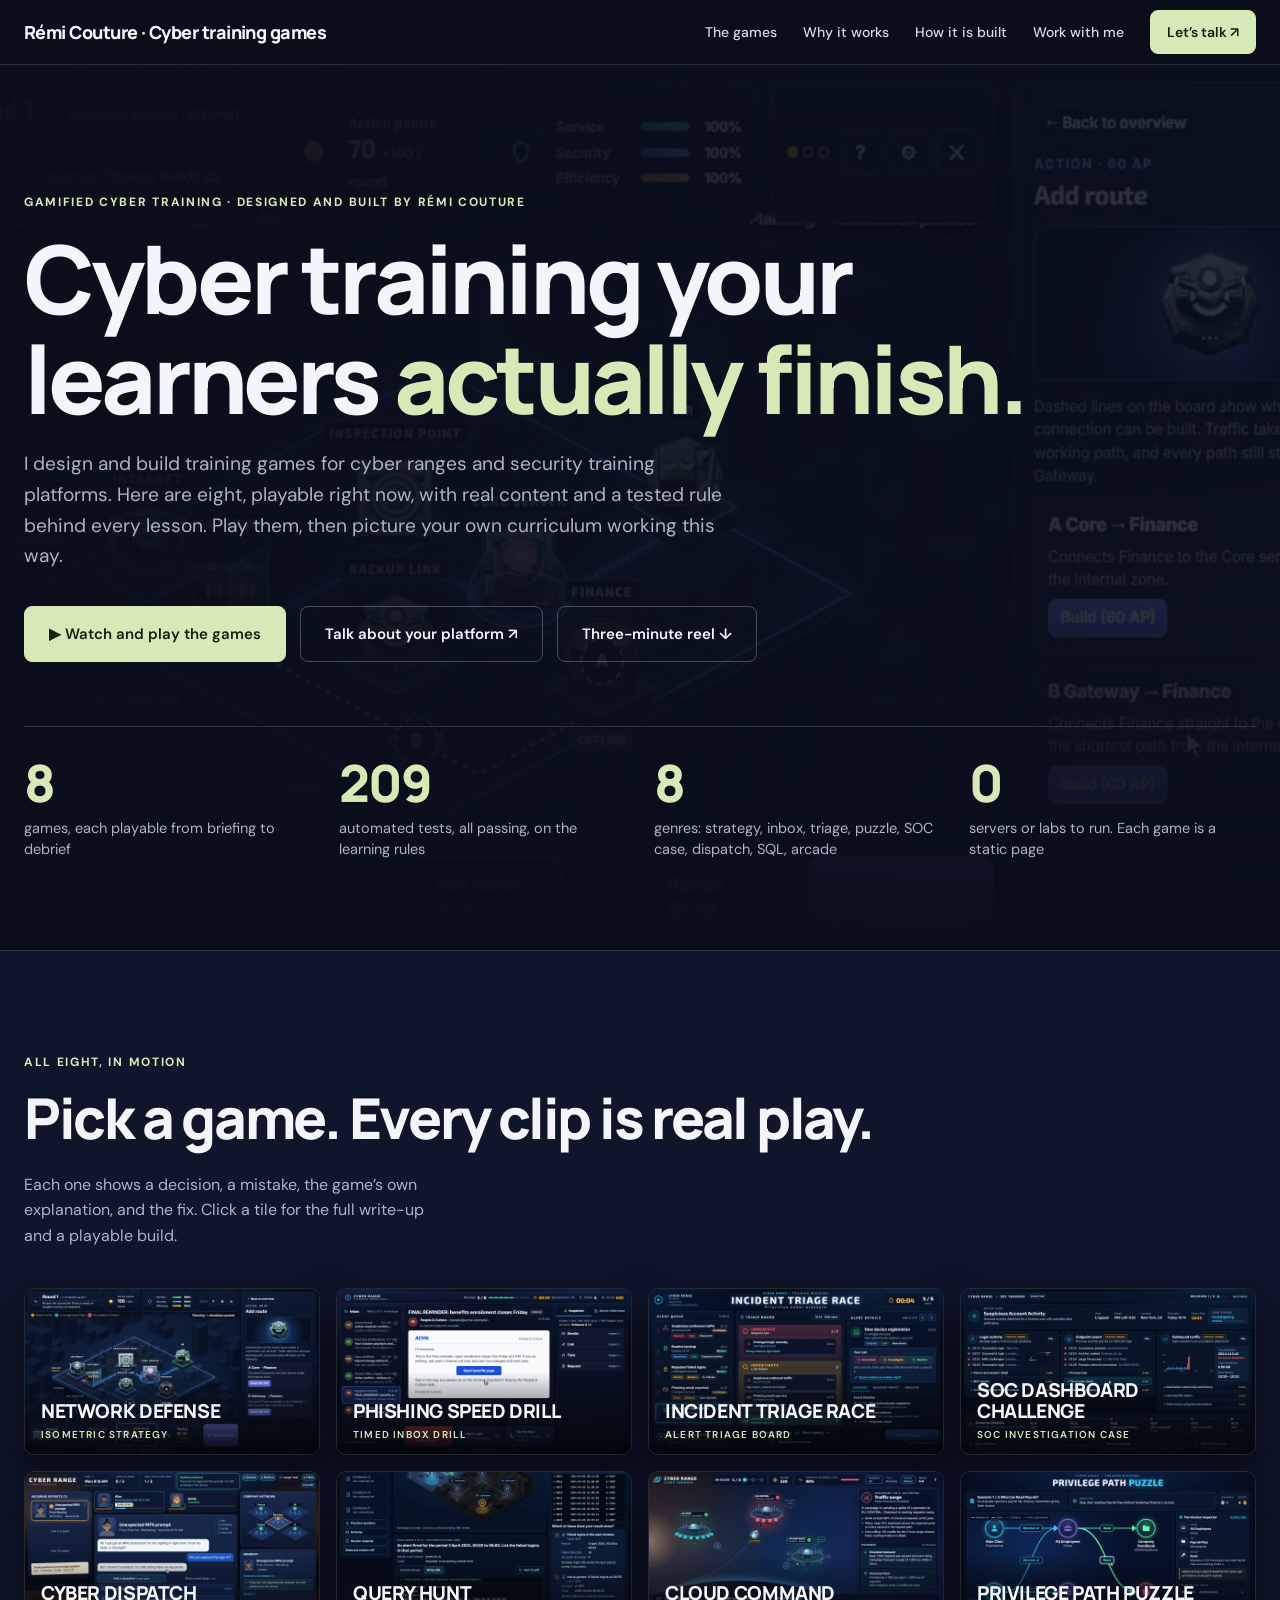
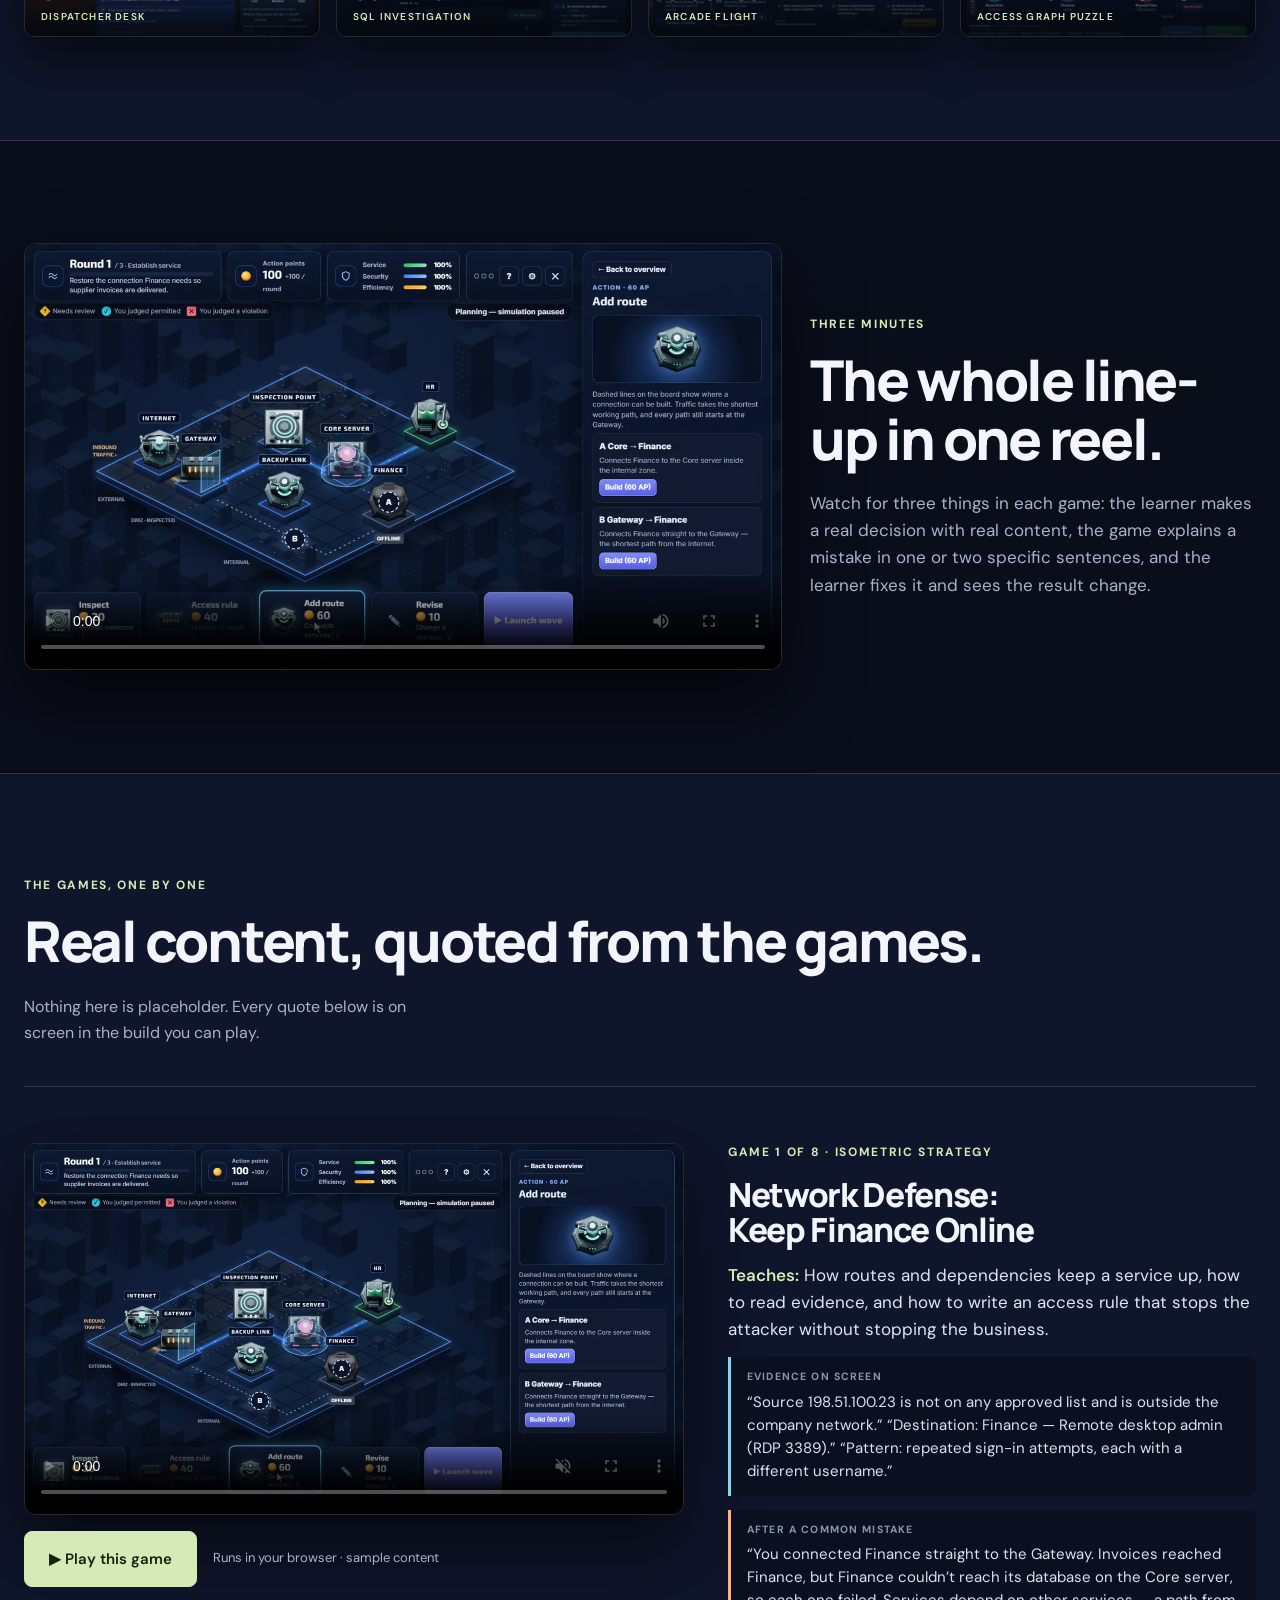
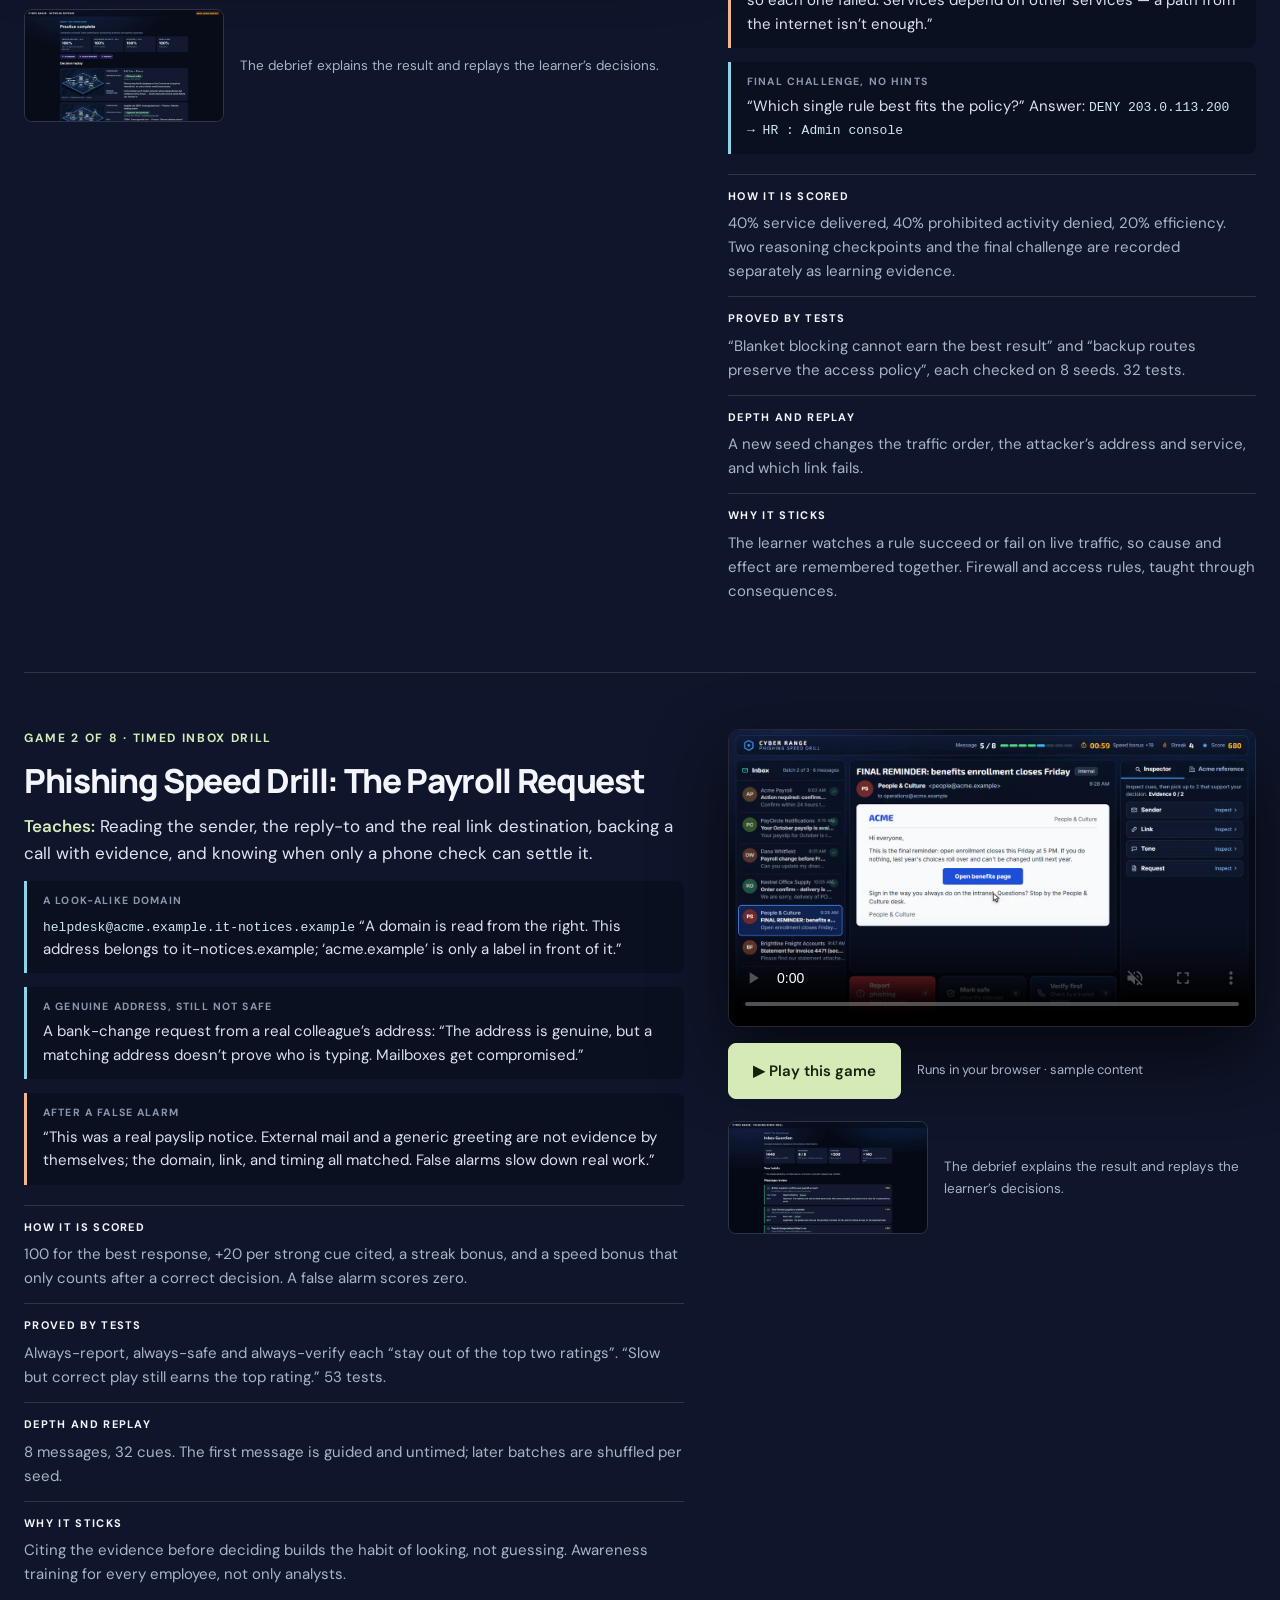
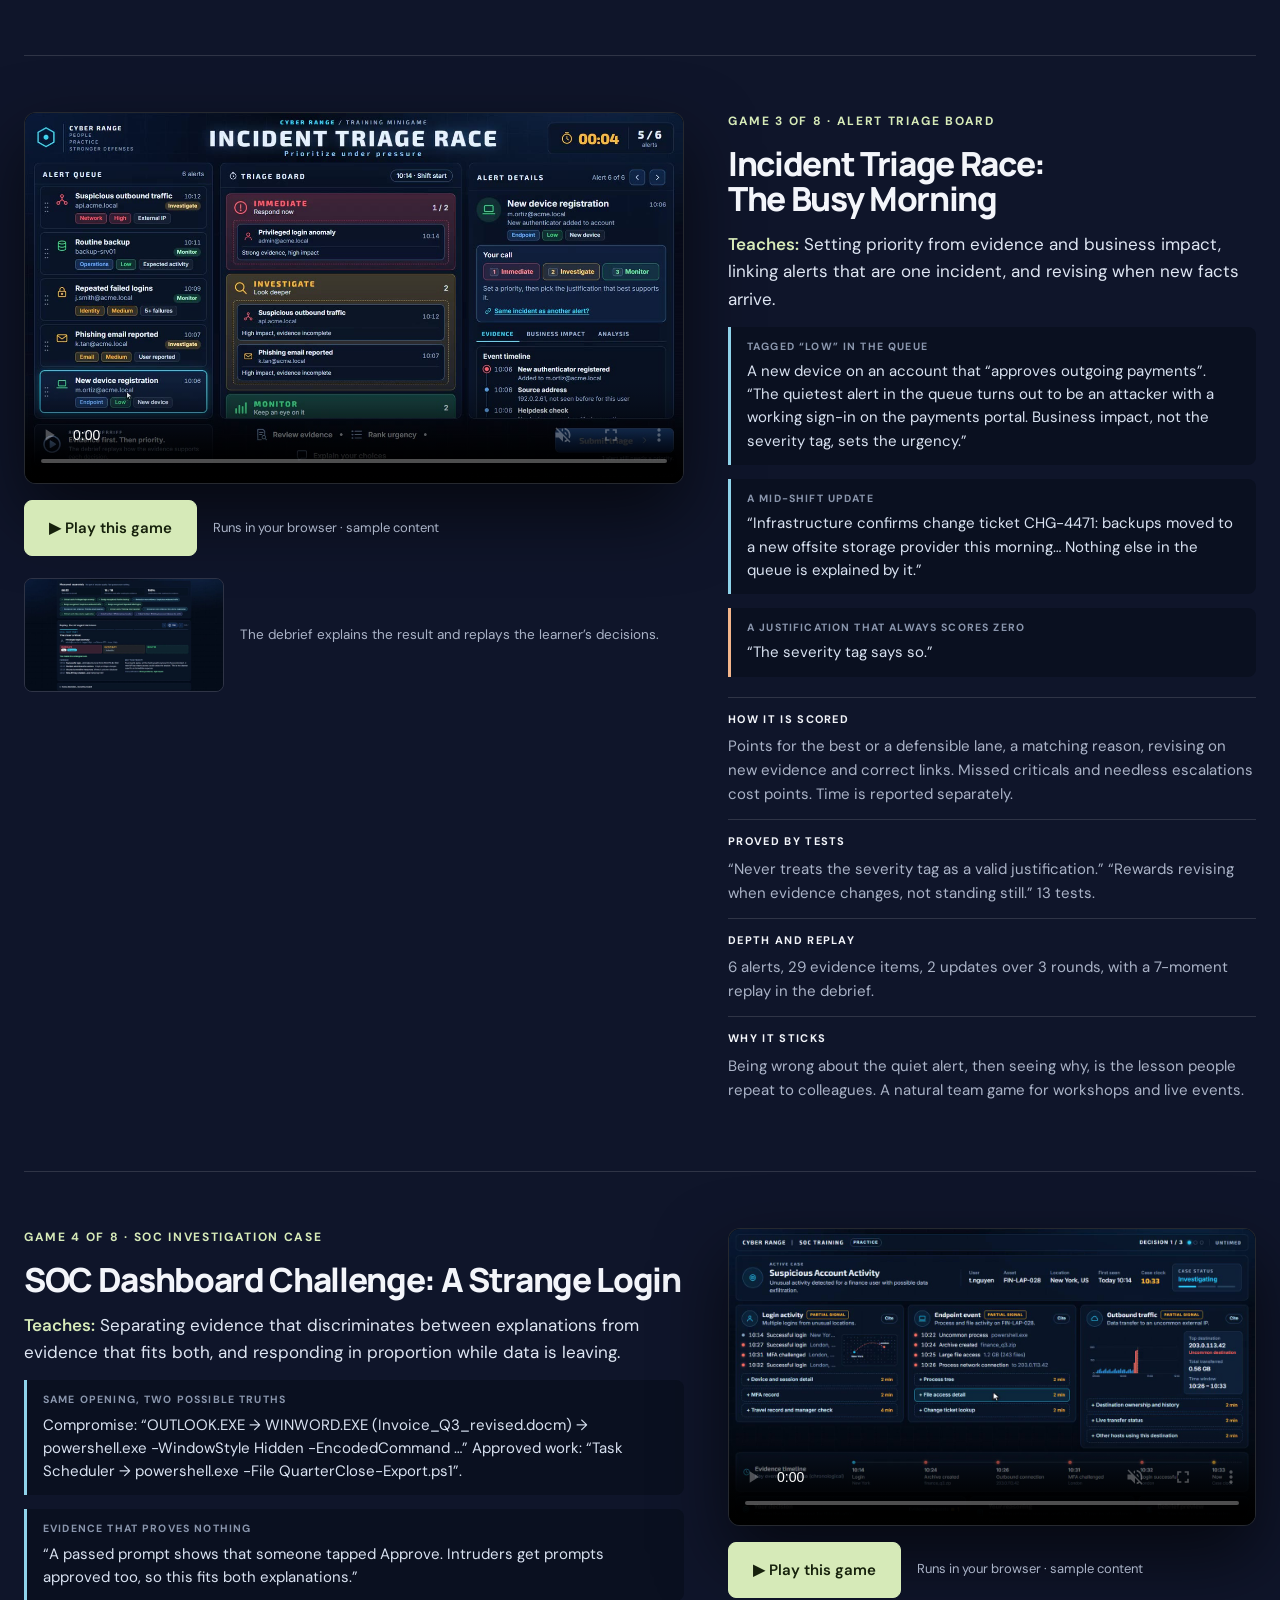
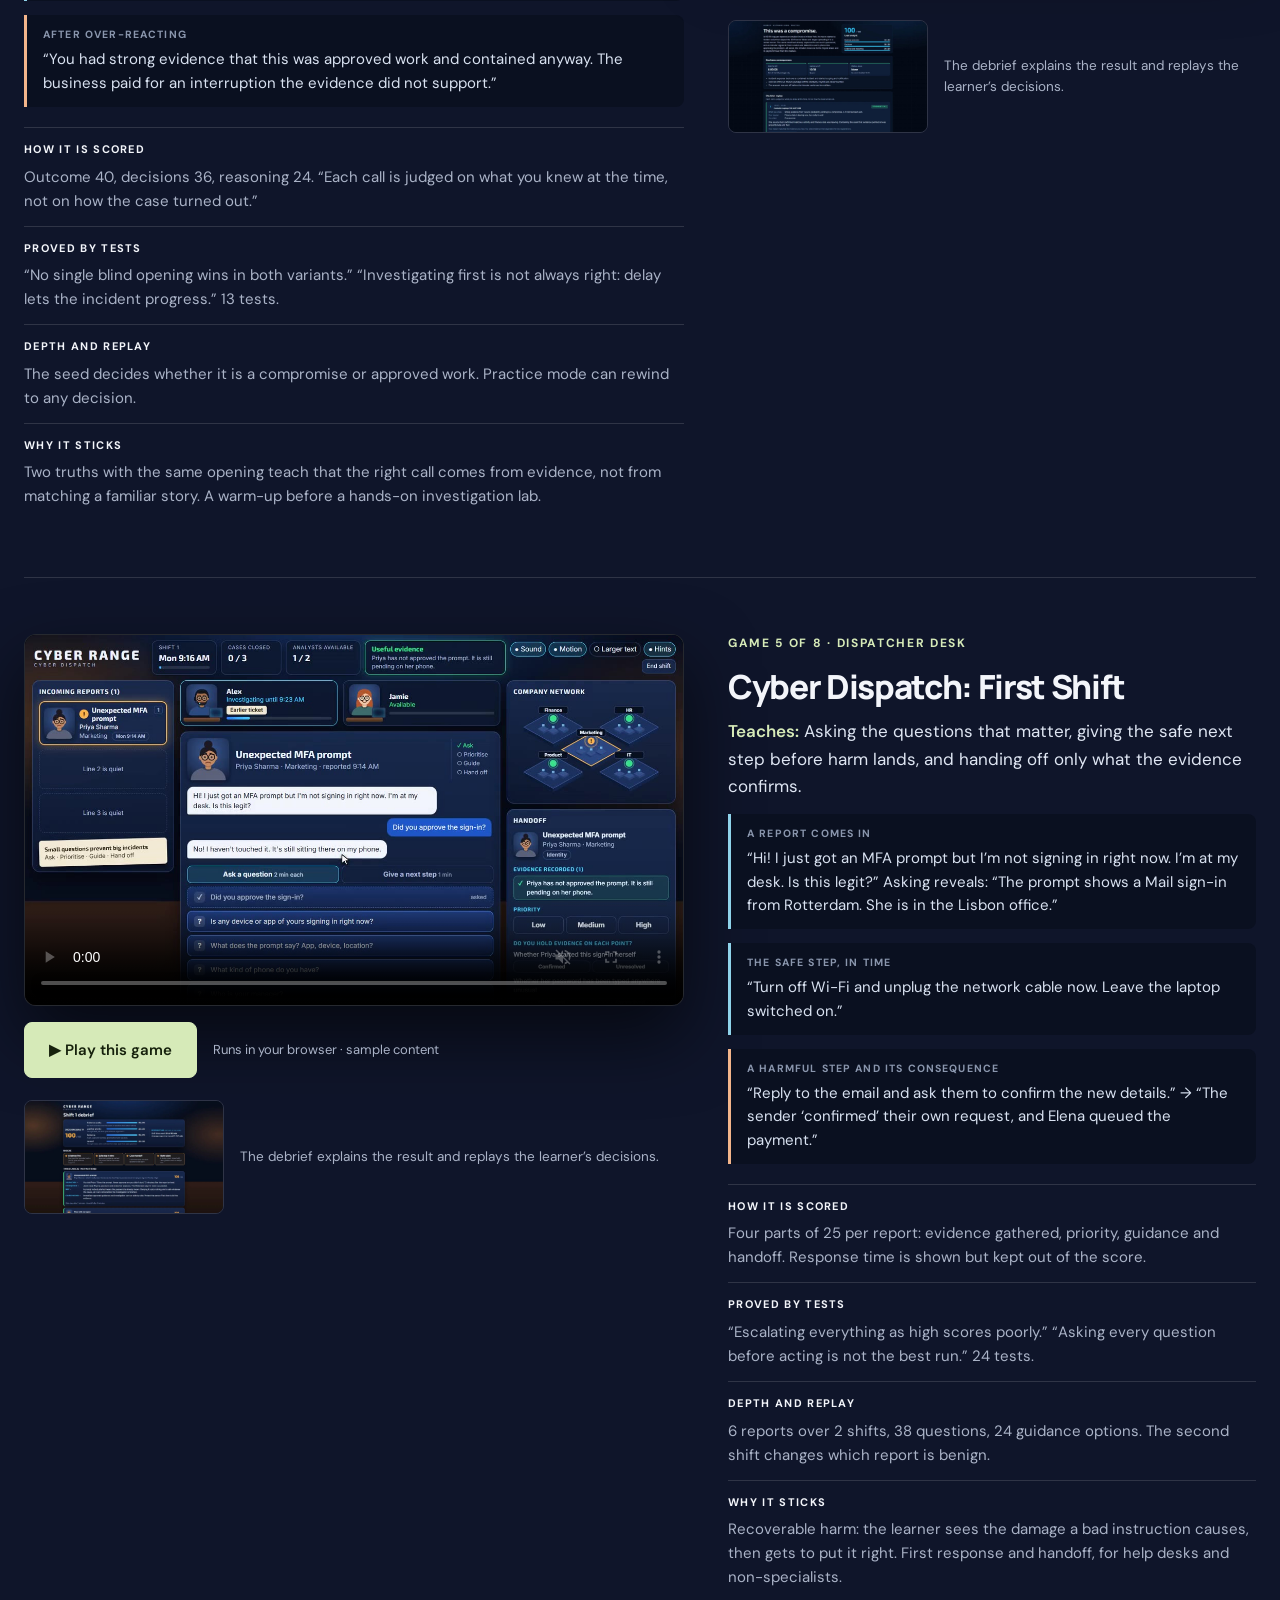
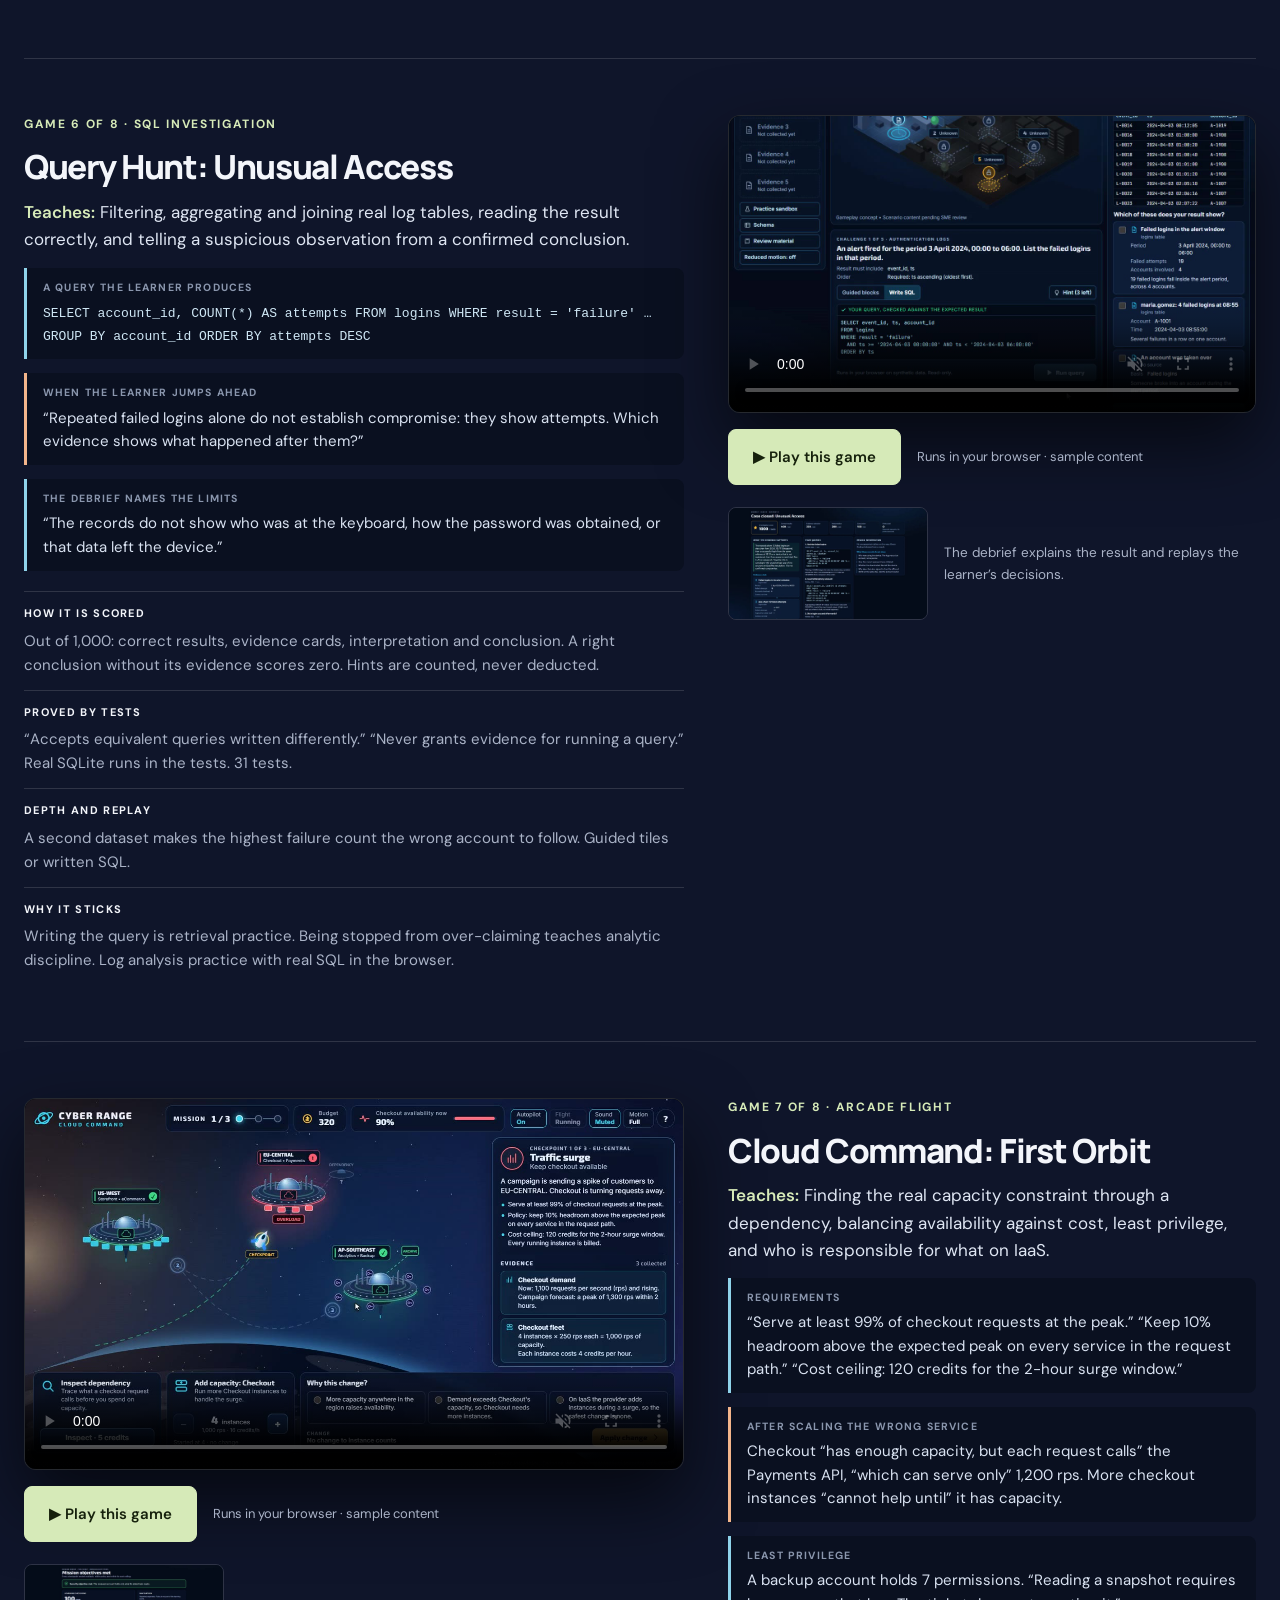
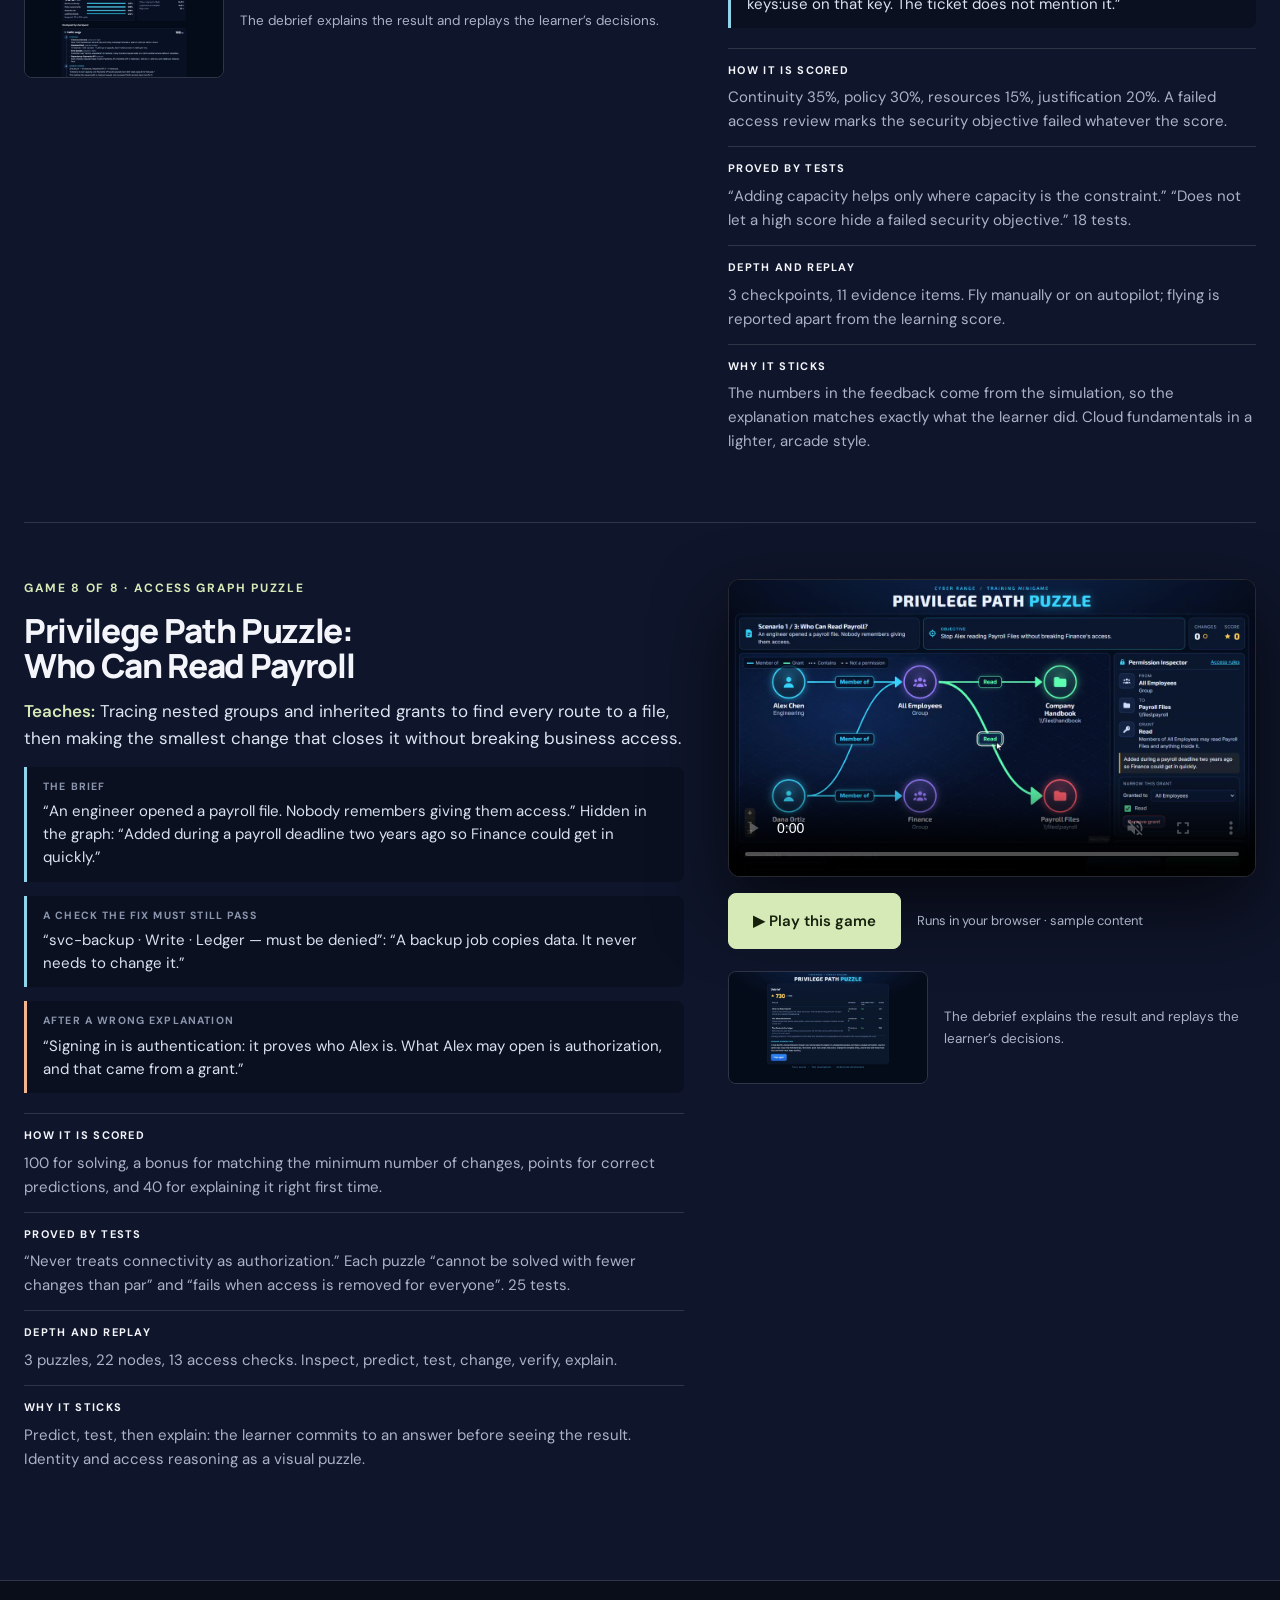
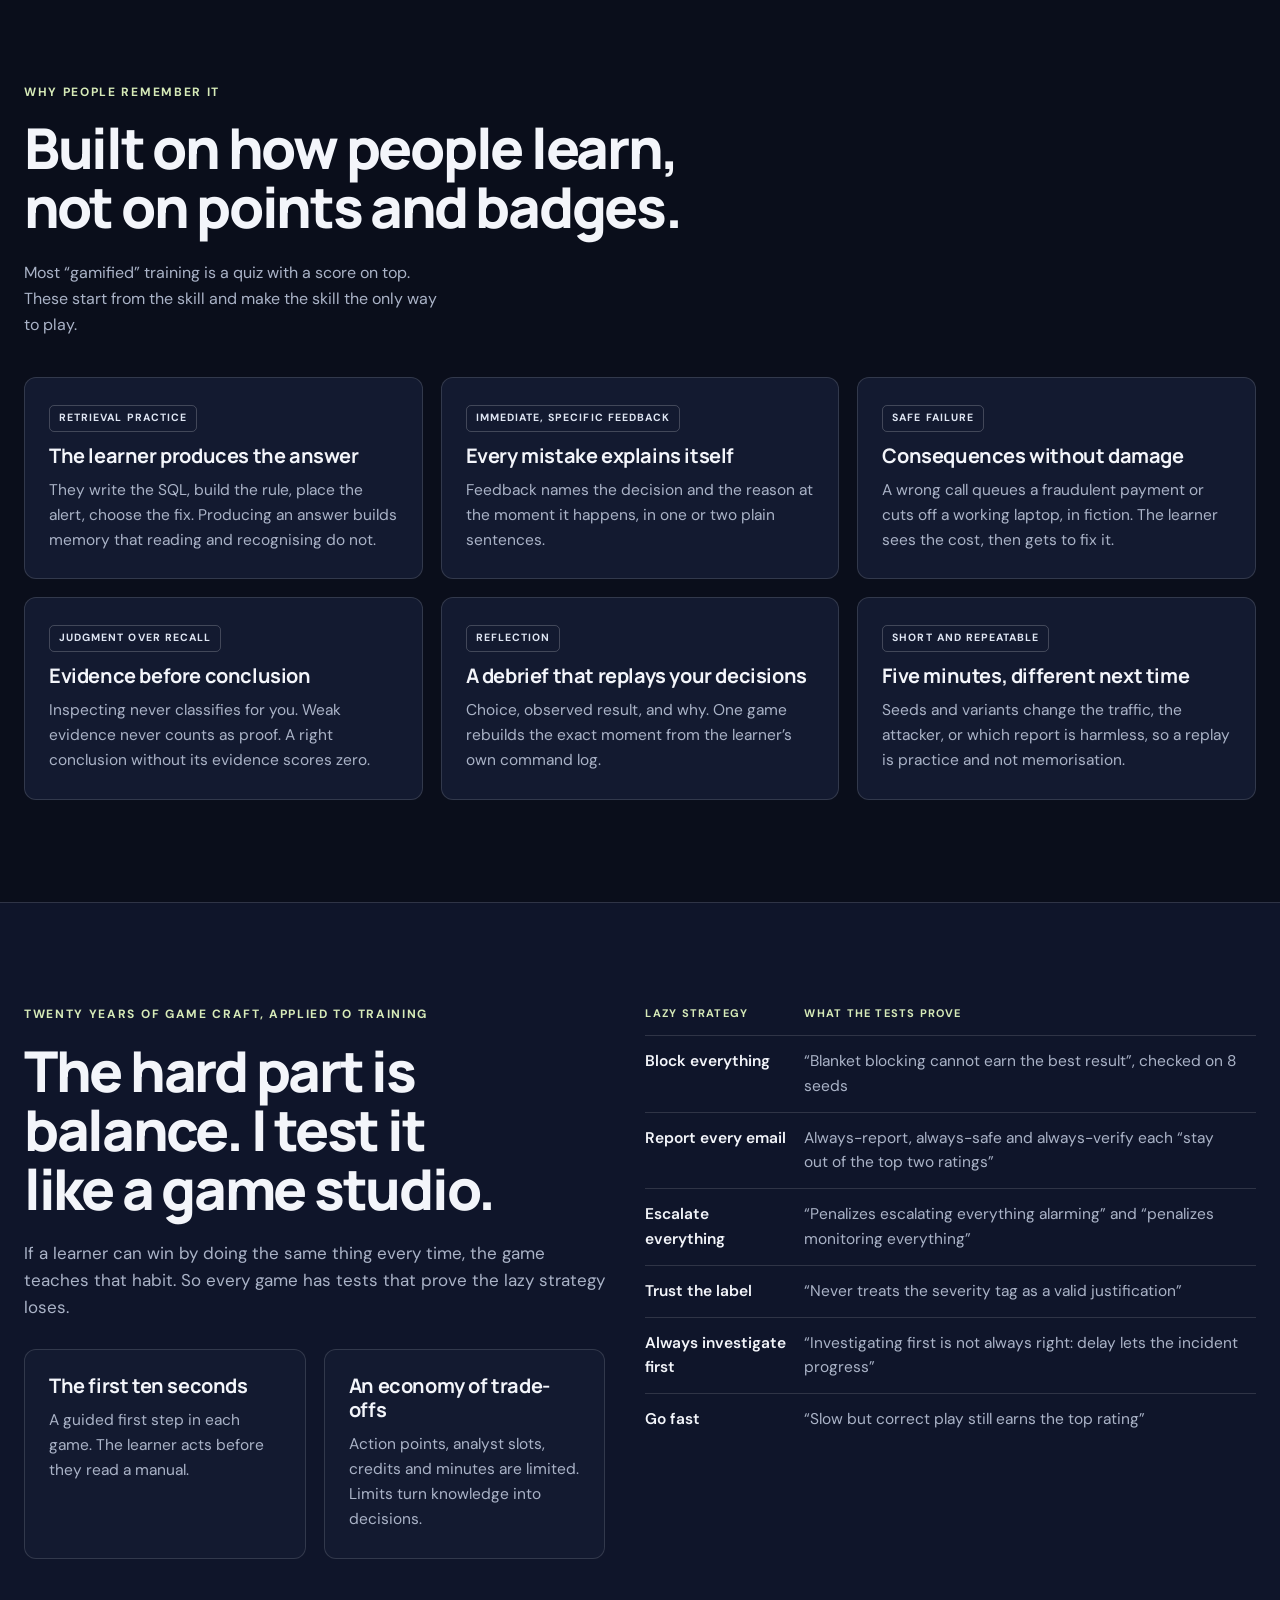
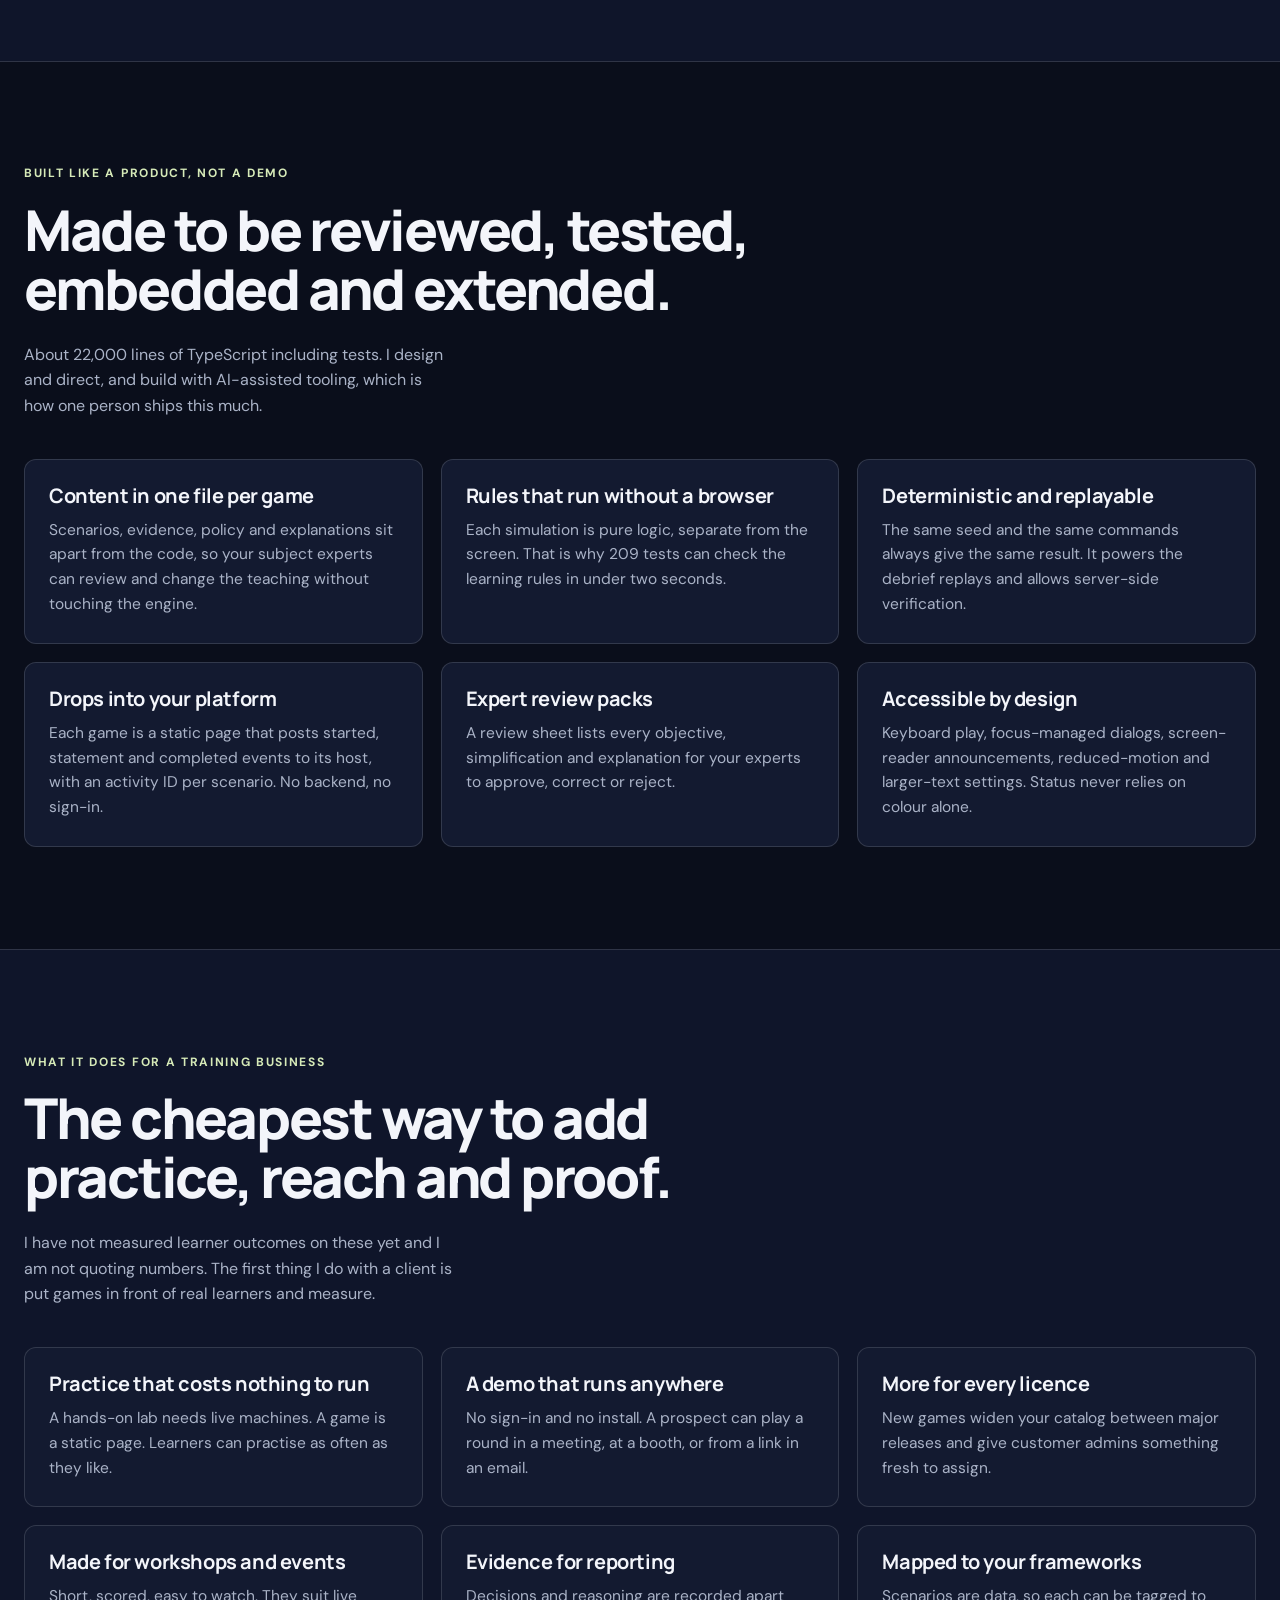
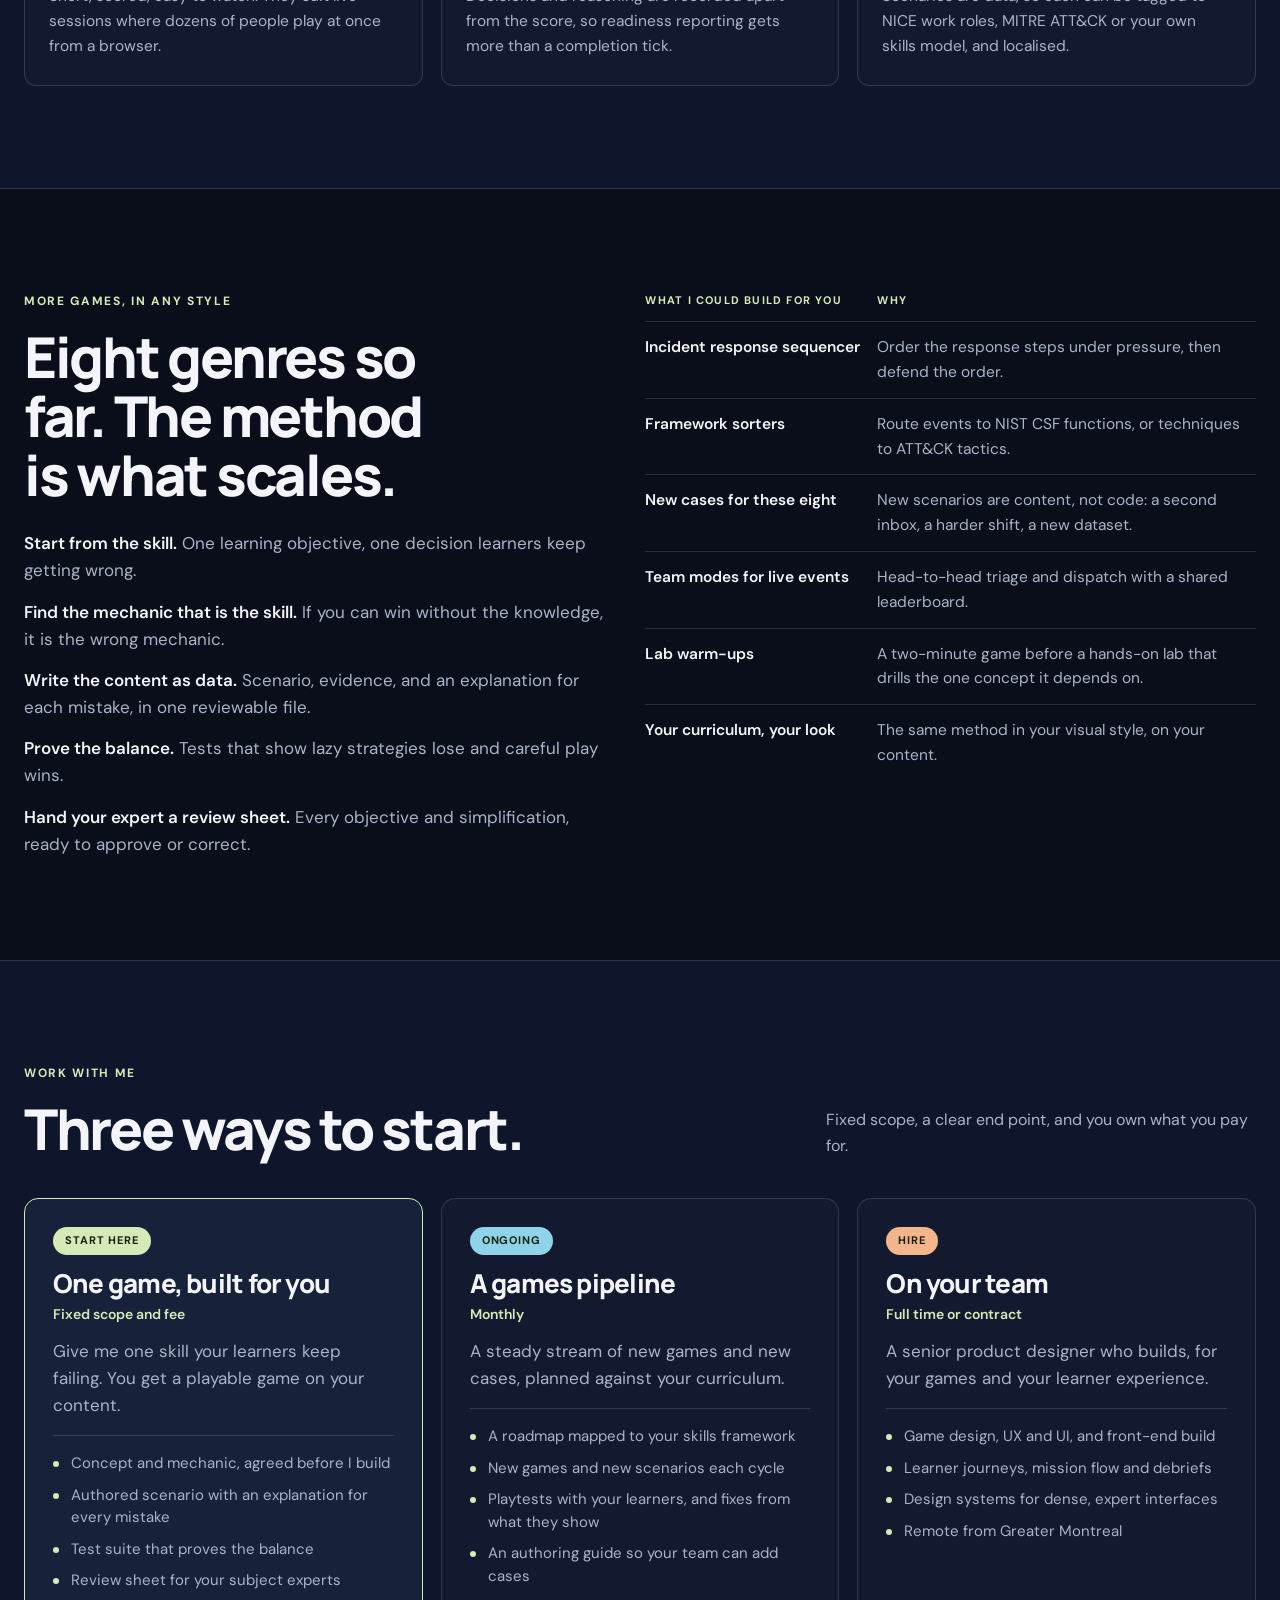
<file: index.html>
<!doctype html>
<html lang="en">
<head>
<meta charset="utf-8">
<meta name="viewport" content="width=device-width,initial-scale=1">
<title>Gamified cyber training, designed and built | Rémi Couture</title>
<meta name="description" content="Eight playable cybersecurity training games, with real content, tested learning rules and live demos. I design and build gamified training for cyber ranges and security training platforms.">
<link rel="canonical" href="https://remiclassic.github.io/cyber-training-games/">
<meta property="og:title" content="Gamified cyber training, designed and built">
<meta property="og:description" content="Eight playable training games with real content and 209 passing tests. Play them, then let's build yours.">
<meta property="og:image" content="https://remiclassic.github.io/cyber-training-games/media/network-defense.jpg">
<meta property="og:type" content="website">
<meta name="theme-color" content="#0a0e1b">
<link rel="icon" href="favicon.svg" type="image/svg+xml">
<link rel="preconnect" href="https://fonts.googleapis.com"><link rel="preconnect" href="https://fonts.gstatic.com" crossorigin>
<link href="https://fonts.googleapis.com/css2?family=Manrope:wght@500;700;800&family=DM+Sans:wght@400;500;600;700&display=swap" rel="stylesheet">
<style>
:root{--bg:#0a0e1b;--panel:#131a30;--panel2:#0f152a;--line:#ffffff22;--ink:#f3f5fa;--muted:#aab3c7;--lime:#d6eab8;--amber:#f3b58b;--cyan:#8fd3ea}
*{box-sizing:border-box}html{scroll-behavior:smooth;scroll-padding-top:76px}
body{margin:0;background:var(--bg);color:var(--ink);font-family:'DM Sans',Arial,sans-serif;font-size:17px;line-height:1.6;-webkit-font-smoothing:antialiased}
img,video{display:block;max-width:100%;height:auto}a{color:inherit}button{font:inherit;cursor:pointer}
h1,h2,h3{font-family:Manrope,sans-serif;letter-spacing:-.04em;line-height:1.05;margin:0;text-wrap:balance}
h1{font-size:clamp(42px,7.4vw,104px);font-weight:800}h2{font-size:clamp(30px,4.4vw,58px);font-weight:800}h3{font-size:clamp(24px,2.6vw,36px);font-weight:800}
p{margin:0;color:var(--muted)}b,strong{color:var(--ink);font-weight:600}
.wrap{width:min(1280px,calc(100% - 48px));margin-inline:auto}
.eb{font-size:12px;font-weight:700;letter-spacing:.14em;text-transform:uppercase;color:var(--lime);margin-bottom:16px}
.lede{font-size:clamp(17px,1.5vw,21px);max-width:720px;margin-top:22px}
section{padding-block:clamp(64px,8vw,112px)}
.head{display:flex;justify-content:space-between;align-items:flex-end;gap:24px 56px;flex-wrap:wrap;margin-bottom:40px}.head>p{max-width:430px;font-size:16px}
.btn{display:inline-flex;align-items:center;gap:12px;padding:15px 24px;border-radius:8px;border:1px solid #ffffff40;background:transparent;color:var(--ink);font-weight:600;font-size:15px;text-decoration:none;transition:background .2s,transform .2s}
.btn:hover{background:#ffffff14;transform:translateY(-2px)}.btn.primary{background:var(--lime);border-color:var(--lime);color:#16210c}.btn.primary:hover{background:#e8f5d3}
:focus-visible{outline:3px solid var(--lime);outline-offset:4px}
.nav{position:sticky;top:0;z-index:20;background:#0a0e1be6;backdrop-filter:blur(12px);border-bottom:1px solid var(--line)}
.nav .wrap{display:flex;justify-content:space-between;align-items:center;gap:20px;height:64px}
.brand{font-family:Manrope,sans-serif;font-weight:800;letter-spacing:-.03em;text-decoration:none;font-size:18px;white-space:nowrap}.brand span{color:var(--lime)}
.nav nav{display:flex;gap:26px;align-items:center;font-size:14px;font-weight:500}.nav nav a{text-decoration:none;color:#d5dbe8}.nav nav a:hover{color:#fff}
.nav .btn{padding:10px 16px;font-size:14px}
.hero{position:relative;overflow:hidden;padding-block:clamp(72px,10vw,140px) clamp(56px,7vw,96px)}
.hero video.bg{position:absolute;inset:0;width:100%;height:100%;object-fit:cover;opacity:.34}
.hero:after{content:'';position:absolute;inset:0;background:linear-gradient(90deg,#0a0e1bf2 0%,#0a0e1bb3 55%,#0a0e1b80 100%),linear-gradient(#0a0e1b00 60%,#0a0e1b 100%)}
.hero .wrap{position:relative;z-index:1}.hero h1 span{color:var(--lime)}
.actions{display:flex;flex-wrap:wrap;gap:14px;margin-top:34px}
.stats{display:grid;grid-template-columns:repeat(4,1fr);gap:28px;margin-top:64px;padding-top:30px;border-top:1px solid var(--line)}
.stats b{display:block;font-family:Manrope,sans-serif;font-weight:800;font-size:clamp(34px,4vw,56px);letter-spacing:-.04em;line-height:1;color:var(--lime)}.stats span{display:block;font-size:14.5px;color:var(--muted);margin-top:10px;line-height:1.45}
.wall{display:grid;grid-template-columns:repeat(4,1fr);gap:16px}
.tile{position:relative;display:block;aspect-ratio:16/9;border-radius:10px;overflow:hidden;border:1px solid var(--line);background:#05080f;text-decoration:none;box-shadow:0 20px 44px #0008}
.tile img,.tile video{position:absolute;inset:0;width:100%;height:100%;object-fit:cover}.tile video{opacity:0;transition:opacity .5s}.tile video.on{opacity:1}
.tile:after{content:'';position:absolute;inset:0;background:linear-gradient(#05080f00 50%,#05080fe6 96%)}
.tile span{position:absolute;z-index:1;left:16px;right:16px;bottom:13px;font:800 clamp(15px,1.5vw,21px) Manrope,sans-serif;letter-spacing:-.02em;line-height:1.1;text-transform:uppercase}
.tile small{display:block;font:600 10px 'DM Sans',sans-serif;letter-spacing:.12em;color:var(--lime);margin-top:6px}
.reel{display:grid;grid-template-columns:1.7fr 1fr;gap:28px;align-items:center}
.frame{border-radius:12px;overflow:hidden;border:1px solid var(--line);background:#05080f;box-shadow:0 30px 70px #0009}.frame video{width:100%;aspect-ratio:16/9;background:#05080f}
.band{background:var(--panel2);border-block:1px solid var(--line)}
.game{display:grid;grid-template-columns:minmax(0,1.25fr) minmax(0,1fr);gap:44px;align-items:start;padding-block:56px;border-top:1px solid var(--line)}
.game.flip .game-media{order:2}
.game-actions{display:flex;align-items:center;gap:16px;flex-wrap:wrap;margin-top:16px}.game-actions span{font-size:13px;color:var(--muted)}
.debrief{margin:22px 0 0;display:grid;grid-template-columns:200px 1fr;gap:16px;align-items:center}.debrief img{border-radius:8px;border:1px solid var(--line)}.debrief figcaption{font-size:13.5px;color:var(--muted)}
.teaches{font-size:17px;color:#dfe6f3;margin:14px 0 6px}.teaches b{color:var(--lime)}
blockquote{margin:14px 0 0;padding:12px 16px;background:#0a1020;border-left:3px solid var(--cyan);border-radius:0 8px 8px 0;font-size:15px;line-height:1.55;color:#d9e2f1}
blockquote.bad{border-left-color:var(--amber)}blockquote small{display:block;font-size:10.5px;font-weight:700;letter-spacing:.11em;text-transform:uppercase;color:#8a96ad;margin-bottom:5px}
code{font-family:Consolas,monospace;font-size:13px;color:#cfe7f5;overflow-wrap:anywhere}
dl{margin:20px 0 0}dl>div{padding:13px 0;border-top:1px solid var(--line)}dt{font-size:11px;font-weight:700;letter-spacing:.12em;text-transform:uppercase}dd{margin:6px 0 0;font-size:15px;color:var(--muted);line-height:1.6}
.grid3{display:grid;grid-template-columns:repeat(3,1fr);gap:18px}.grid2{display:grid;grid-template-columns:1fr 1fr;gap:18px}
.card{background:var(--panel);border:1px solid var(--line);border-radius:12px;padding:24px 24px 26px}.card h4{font:700 20px Manrope,sans-serif;letter-spacing:-.02em;margin:0 0 10px;line-height:1.2}.card p{font-size:15.5px;line-height:1.6}
.tag{display:inline-block;font-size:10.5px;font-weight:700;letter-spacing:.1em;text-transform:uppercase;border:1px solid #ffffff33;border-radius:5px;padding:4px 9px;color:#dfe6f3;margin-bottom:12px}
table{width:100%;border-collapse:collapse;font-size:15.5px}th{font-size:11px;letter-spacing:.11em;text-transform:uppercase;text-align:left;color:var(--lime);padding:0 14px 12px 0}td{padding:13px 14px 13px 0;border-top:1px solid var(--line);color:var(--muted);vertical-align:top}td b{color:var(--ink)}
.split{display:grid;grid-template-columns:1fr 1.05fr;gap:40px;align-items:start}
.offers{display:grid;grid-template-columns:repeat(3,1fr);gap:18px}.offer{display:flex;flex-direction:column;background:var(--panel);border:1px solid var(--line);border-radius:14px;padding:28px}
.offer.hot{border-color:var(--lime);background:#17213a}.offer .pill{align-self:flex-start;background:var(--lime);color:#16210c;font-weight:700;font-size:11px;letter-spacing:.08em;text-transform:uppercase;border-radius:20px;padding:5px 12px;margin-bottom:14px}
.offer h4{font:800 26px Manrope,sans-serif;letter-spacing:-.03em;margin:0 0 6px;line-height:1.1}.offer .when{font-size:14px;color:var(--lime);font-weight:600;margin-bottom:12px}
.offer ul{list-style:none;margin:16px 0 24px;padding:16px 0 0;border-top:1px solid var(--line);display:grid;gap:9px}.offer li{font-size:15px;color:var(--muted);padding-left:18px;position:relative;line-height:1.5}.offer li:before{content:'';position:absolute;left:0;top:.6em;width:6px;height:6px;border-radius:50%;background:var(--lime)}
.offer .btn{margin-top:auto;align-self:flex-start}
.about{display:grid;grid-template-columns:1.2fr 1fr;gap:48px;align-items:start}
.about ul{list-style:none;margin:24px 0 0;padding:0}.about li{padding:14px 0;border-top:1px solid var(--line);font-size:16px;color:var(--muted)}
.cta{background:radial-gradient(ellipse 70% 100% at 50% 0,#2a2f6b80,transparent 70%),var(--panel2);border:1px solid var(--line);border-radius:18px;padding:clamp(34px,5vw,64px);text-align:center}
.cta .actions{justify-content:center}.cta p{max-width:640px;margin:18px auto 0}
footer{padding:30px 0 44px;font-size:13px;color:#7f8aa3}footer .wrap{display:flex;justify-content:space-between;gap:20px;flex-wrap:wrap}footer a{color:#aab3c7}
#player{position:fixed;inset:0;z-index:60;background:#05070ff5;display:none;flex-direction:column}#player.on{display:flex}
#player .bar{display:flex;justify-content:space-between;align-items:center;gap:12px;padding:10px 16px;font-size:14px;font-weight:600}#player iframe{flex:1;border:0;width:100%;background:var(--bg)}
@media(max-width:1000px){.wall{grid-template-columns:1fr 1fr}.reel,.split,.about{grid-template-columns:1fr}.grid3,.offers{grid-template-columns:1fr}.stats{grid-template-columns:1fr 1fr}.game{grid-template-columns:1fr;gap:26px;padding-block:44px}.game.flip .game-media{order:0}.nav nav a:not(.btn){display:none}}
@media(max-width:560px){body{font-size:16px}.wrap{width:calc(100% - 32px)}.grid2{grid-template-columns:1fr}.debrief{grid-template-columns:120px 1fr}.actions .btn{flex:1 1 100%;justify-content:center}table{font-size:14.5px}.wall{gap:10px}.brand{font-size:15px;white-space:normal;line-height:1.15}.nav .wrap{gap:10px}.nav .btn{padding:9px 12px;font-size:13px;white-space:nowrap}}
@media(prefers-reduced-motion:reduce){html{scroll-behavior:auto}.hero video.bg{display:none}.btn{transition:none}}
</style>
</head>
<body>
<header class="nav"><div class="wrap"><a class="brand" href="#top">Rémi Couture <span>·</span> Cyber training games</a><nav aria-label="Sections"><a href="#games">The games</a><a href="#why">Why it works</a><a href="#build">How it is built</a><a href="#work">Work with me</a><a class="btn primary" href="mailto:rcouture@gmail.com?subject=Gamified%20cyber%20training%20for%20our%20platform&body=Company%3A%0AWhat%20we%20train%3A%0AWhat%20we%20want%20help%20with%3A%0ATiming%3A%0A">Let’s talk ↗</a></nav></div></header>

<main id="top">
<section class="hero">
  <video class="bg" muted loop playsinline preload="none" poster="media/timelapse.jpg" data-src="media/timelapse.mp4" data-auto aria-hidden="true"></video>
  <div class="wrap">
    <p class="eb">Gamified cyber training · designed and built by Rémi Couture</p>
    <h1>Cyber training your learners <span>actually finish.</span></h1>
    <p class="lede">I design and build training games for cyber ranges and security training platforms. Here are eight, playable right now, with real content and a tested rule behind every lesson. Play them, then picture your own curriculum working this way.</p>
    <div class="actions"><a class="btn primary" href="#games">▶ Watch and play the games</a><a class="btn" href="mailto:rcouture@gmail.com?subject=Gamified%20cyber%20training%20for%20our%20platform&body=Company%3A%0AWhat%20we%20train%3A%0AWhat%20we%20want%20help%20with%3A%0ATiming%3A%0A">Talk about your platform ↗</a><a class="btn" href="#reel">Three-minute reel ↓</a></div>
    <div class="stats">
      <div><b>8</b><span>games, each playable from briefing to debrief</span></div>
      <div><b>209</b><span>automated tests, all passing, on the learning rules</span></div>
      <div><b>8</b><span>genres: strategy, inbox, triage, puzzle, SOC case, dispatch, SQL, arcade</span></div>
      <div><b>0</b><span>servers or labs to run. Each game is a static page</span></div>
    </div>
  </div>
</section>

<section id="games" class="band">
  <div class="wrap">
    <div class="head"><div><p class="eb">All eight, in motion</p><h2>Pick a game. Every clip is real play.</h2></div><p>Each one shows a decision, a mistake, the game’s own explanation, and the fix. Click a tile for the full write-up and a playable build.</p></div>
    <div class="wall"><a class="tile" href="#g-network-defense"><img src="media/network-defense.jpg" alt="" width="1280" height="720" loading="lazy"><video muted loop playsinline preload="none" data-src="media/network-defense.mp4" aria-hidden="true" tabindex="-1"></video><span>Network Defense<small>Isometric strategy</small></span></a><a class="tile" href="#g-phishing"><img src="media/phishing.jpg" alt="" width="1280" height="720" loading="lazy"><video muted loop playsinline preload="none" data-src="media/phishing.mp4" aria-hidden="true" tabindex="-1"></video><span>Phishing Speed Drill<small>Timed inbox drill</small></span></a><a class="tile" href="#g-triage"><img src="media/triage.jpg" alt="" width="1280" height="720" loading="lazy"><video muted loop playsinline preload="none" data-src="media/triage.mp4" aria-hidden="true" tabindex="-1"></video><span>Incident Triage Race<small>Alert triage board</small></span></a><a class="tile" href="#g-soc"><img src="media/soc.jpg" alt="" width="1280" height="720" loading="lazy"><video muted loop playsinline preload="none" data-src="media/soc.mp4" aria-hidden="true" tabindex="-1"></video><span>SOC Dashboard Challenge<small>SOC investigation case</small></span></a><a class="tile" href="#g-dispatch"><img src="media/dispatch.jpg" alt="" width="1280" height="720" loading="lazy"><video muted loop playsinline preload="none" data-src="media/dispatch.mp4" aria-hidden="true" tabindex="-1"></video><span>Cyber Dispatch<small>Dispatcher desk</small></span></a><a class="tile" href="#g-queryhunt"><img src="media/queryhunt.jpg" alt="" width="1280" height="720" loading="lazy"><video muted loop playsinline preload="none" data-src="media/queryhunt.mp4" aria-hidden="true" tabindex="-1"></video><span>Query Hunt<small>SQL investigation</small></span></a><a class="tile" href="#g-cloud"><img src="media/cloud.jpg" alt="" width="1280" height="720" loading="lazy"><video muted loop playsinline preload="none" data-src="media/cloud.mp4" aria-hidden="true" tabindex="-1"></video><span>Cloud Command<small>Arcade flight</small></span></a><a class="tile" href="#g-privilege"><img src="media/privilege.jpg" alt="" width="1280" height="720" loading="lazy"><video muted loop playsinline preload="none" data-src="media/privilege.mp4" aria-hidden="true" tabindex="-1"></video><span>Privilege Path Puzzle<small>Access graph puzzle</small></span></a></div>
  </div>
</section>

<section id="reel">
  <div class="wrap reel">
    <div class="frame"><video controls playsinline preload="none" poster="media/network-defense.jpg" data-src="media/reel.mp4" aria-label="Gameplay reel of all eight games"></video></div>
    <div><p class="eb">Three minutes</p><h2>The whole line-up in one reel.</h2><p class="lede" style="font-size:17px">Watch for three things in each game: the learner makes a real decision with real content, the game explains a mistake in one or two specific sentences, and the learner fixes it and sees the result change.</p></div>
  </div>
</section>

<section class="band" style="padding-bottom:40px">
  <div class="wrap">
    <div class="head"><div><p class="eb">The games, one by one</p><h2>Real content, quoted from the games.</h2></div><p>Nothing here is placeholder. Every quote below is on screen in the build you can play.</p></div>
    
<article class="game" id="g-network-defense">
  <div class="game-media">
    <div class="frame"><video controls muted loop playsinline preload="none" poster="media/network-defense.jpg" data-auto data-src="media/network-defense.mp4" aria-label="Network Defense: Keep Finance Online gameplay"></video></div>
    <div class="game-actions"><button class="btn primary" type="button" data-play="play/index.html" data-name="Network Defense: Keep Finance Online">▶ Play this game</button><span>Runs in your browser · sample content</span></div>
    <figure class="debrief"><img src="shots/network-defense-debrief.jpg" alt="Network Defense: Keep Finance Online debrief screen" width="1100" height="619" loading="lazy"><figcaption>The debrief explains the result and replays the learner’s decisions.</figcaption></figure>
  </div>
  <div class="game-copy">
    <p class="eb">Game 1 of 8 · Isometric strategy</p>
    <h3>Network Defense: Keep Finance Online</h3>
    <p class="teaches"><b>Teaches:</b> How routes and dependencies keep a service up, how to read evidence, and how to write an access rule that stops the attacker without stopping the business.</p>
    <blockquote class=""><small>Evidence on screen</small>“Source 198.51.100.23 is not on any approved list and is outside the company network.” “Destination: Finance — Remote desktop admin (RDP 3389).” “Pattern: repeated sign-in attempts, each with a different username.”</blockquote><blockquote class="bad"><small>After a common mistake</small>“You connected Finance straight to the Gateway. Invoices reached Finance, but Finance couldn’t reach its database on the Core server, so each one failed. Services depend on other services — a path from the internet isn’t enough.”</blockquote><blockquote class=""><small>Final challenge, no hints</small>“Which single rule best fits the policy?” Answer: <code>DENY 203.0.113.200 → HR : Admin console</code></blockquote>
    <dl>
      <div><dt>How it is scored</dt><dd>40% service delivered, 40% prohibited activity denied, 20% efficiency. Two reasoning checkpoints and the final challenge are recorded separately as learning evidence.</dd></div>
      <div><dt>Proved by tests</dt><dd>“Blanket blocking cannot earn the best result” and “backup routes preserve the access policy”, each checked on 8 seeds. 32 tests.</dd></div>
      <div><dt>Depth and replay</dt><dd>A new seed changes the traffic order, the attacker’s address and service, and which link fails.</dd></div>
      <div><dt>Why it sticks</dt><dd>The learner watches a rule succeed or fail on live traffic, so cause and effect are remembered together. Firewall and access rules, taught through consequences.</dd></div>
    </dl>
  </div>
</article>
<article class="game flip" id="g-phishing">
  <div class="game-media">
    <div class="frame"><video controls muted loop playsinline preload="none" poster="media/phishing.jpg" data-auto data-src="media/phishing.mp4" aria-label="Phishing Speed Drill: The Payroll Request gameplay"></video></div>
    <div class="game-actions"><button class="btn primary" type="button" data-play="play/phishing.html" data-name="Phishing Speed Drill: The Payroll Request">▶ Play this game</button><span>Runs in your browser · sample content</span></div>
    <figure class="debrief"><img src="shots/phishing-debrief.jpg" alt="Phishing Speed Drill: The Payroll Request debrief screen" width="1100" height="619" loading="lazy"><figcaption>The debrief explains the result and replays the learner’s decisions.</figcaption></figure>
  </div>
  <div class="game-copy">
    <p class="eb">Game 2 of 8 · Timed inbox drill</p>
    <h3>Phishing Speed Drill: The Payroll Request</h3>
    <p class="teaches"><b>Teaches:</b> Reading the sender, the reply-to and the real link destination, backing a call with evidence, and knowing when only a phone check can settle it.</p>
    <blockquote class=""><small>A look-alike domain</small><code>helpdesk@acme.example.it-notices.example</code> “A domain is read from the right. This address belongs to it-notices.example; ‘acme.example’ is only a label in front of it.”</blockquote><blockquote class=""><small>A genuine address, still not safe</small>A bank-change request from a real colleague’s address: “The address is genuine, but a matching address doesn’t prove who is typing. Mailboxes get compromised.”</blockquote><blockquote class="bad"><small>After a false alarm</small>“This was a real payslip notice. External mail and a generic greeting are not evidence by themselves; the domain, link, and timing all matched. False alarms slow down real work.”</blockquote>
    <dl>
      <div><dt>How it is scored</dt><dd>100 for the best response, +20 per strong cue cited, a streak bonus, and a speed bonus that only counts after a correct decision. A false alarm scores zero.</dd></div>
      <div><dt>Proved by tests</dt><dd>Always-report, always-safe and always-verify each “stay out of the top two ratings”. “Slow but correct play still earns the top rating.” 53 tests.</dd></div>
      <div><dt>Depth and replay</dt><dd>8 messages, 32 cues. The first message is guided and untimed; later batches are shuffled per seed.</dd></div>
      <div><dt>Why it sticks</dt><dd>Citing the evidence before deciding builds the habit of looking, not guessing. Awareness training for every employee, not only analysts.</dd></div>
    </dl>
  </div>
</article>
<article class="game" id="g-triage">
  <div class="game-media">
    <div class="frame"><video controls muted loop playsinline preload="none" poster="media/triage.jpg" data-auto data-src="media/triage.mp4" aria-label="Incident Triage Race: The Busy Morning gameplay"></video></div>
    <div class="game-actions"><button class="btn primary" type="button" data-play="play/triage.html" data-name="Incident Triage Race: The Busy Morning">▶ Play this game</button><span>Runs in your browser · sample content</span></div>
    <figure class="debrief"><img src="shots/triage-debrief.jpg" alt="Incident Triage Race: The Busy Morning debrief screen" width="1100" height="619" loading="lazy"><figcaption>The debrief explains the result and replays the learner’s decisions.</figcaption></figure>
  </div>
  <div class="game-copy">
    <p class="eb">Game 3 of 8 · Alert triage board</p>
    <h3>Incident Triage Race: The Busy Morning</h3>
    <p class="teaches"><b>Teaches:</b> Setting priority from evidence and business impact, linking alerts that are one incident, and revising when new facts arrive.</p>
    <blockquote class=""><small>Tagged “Low” in the queue</small>A new device on an account that “approves outgoing payments”. “The quietest alert in the queue turns out to be an attacker with a working sign-in on the payments portal. Business impact, not the severity tag, sets the urgency.”</blockquote><blockquote class=""><small>A mid-shift update</small>“Infrastructure confirms change ticket CHG-4471: backups moved to a new offsite storage provider this morning… Nothing else in the queue is explained by it.”</blockquote><blockquote class="bad"><small>A justification that always scores zero</small>“The severity tag says so.”</blockquote>
    <dl>
      <div><dt>How it is scored</dt><dd>Points for the best or a defensible lane, a matching reason, revising on new evidence and correct links. Missed criticals and needless escalations cost points. Time is reported separately.</dd></div>
      <div><dt>Proved by tests</dt><dd>“Never treats the severity tag as a valid justification.” “Rewards revising when evidence changes, not standing still.” 13 tests.</dd></div>
      <div><dt>Depth and replay</dt><dd>6 alerts, 29 evidence items, 2 updates over 3 rounds, with a 7-moment replay in the debrief.</dd></div>
      <div><dt>Why it sticks</dt><dd>Being wrong about the quiet alert, then seeing why, is the lesson people repeat to colleagues. A natural team game for workshops and live events.</dd></div>
    </dl>
  </div>
</article>
<article class="game flip" id="g-soc">
  <div class="game-media">
    <div class="frame"><video controls muted loop playsinline preload="none" poster="media/soc.jpg" data-auto data-src="media/soc.mp4" aria-label="SOC Dashboard Challenge: A Strange Login gameplay"></video></div>
    <div class="game-actions"><button class="btn primary" type="button" data-play="play/soc.html" data-name="SOC Dashboard Challenge: A Strange Login">▶ Play this game</button><span>Runs in your browser · sample content</span></div>
    <figure class="debrief"><img src="shots/soc-debrief.jpg" alt="SOC Dashboard Challenge: A Strange Login debrief screen" width="1100" height="619" loading="lazy"><figcaption>The debrief explains the result and replays the learner’s decisions.</figcaption></figure>
  </div>
  <div class="game-copy">
    <p class="eb">Game 4 of 8 · SOC investigation case</p>
    <h3>SOC Dashboard Challenge: A Strange Login</h3>
    <p class="teaches"><b>Teaches:</b> Separating evidence that discriminates between explanations from evidence that fits both, and responding in proportion while data is leaving.</p>
    <blockquote class=""><small>Same opening, two possible truths</small>Compromise: “OUTLOOK.EXE → WINWORD.EXE (Invoice_Q3_revised.docm) → powershell.exe -WindowStyle Hidden -EncodedCommand …” Approved work: “Task Scheduler → powershell.exe -File QuarterClose-Export.ps1”.</blockquote><blockquote class=""><small>Evidence that proves nothing</small>“A passed prompt shows that someone tapped Approve. Intruders get prompts approved too, so this fits both explanations.”</blockquote><blockquote class="bad"><small>After over-reacting</small>“You had strong evidence that this was approved work and contained anyway. The business paid for an interruption the evidence did not support.”</blockquote>
    <dl>
      <div><dt>How it is scored</dt><dd>Outcome 40, decisions 36, reasoning 24. “Each call is judged on what you knew at the time, not on how the case turned out.”</dd></div>
      <div><dt>Proved by tests</dt><dd>“No single blind opening wins in both variants.” “Investigating first is not always right: delay lets the incident progress.” 13 tests.</dd></div>
      <div><dt>Depth and replay</dt><dd>The seed decides whether it is a compromise or approved work. Practice mode can rewind to any decision.</dd></div>
      <div><dt>Why it sticks</dt><dd>Two truths with the same opening teach that the right call comes from evidence, not from matching a familiar story. A warm-up before a hands-on investigation lab.</dd></div>
    </dl>
  </div>
</article>
<article class="game" id="g-dispatch">
  <div class="game-media">
    <div class="frame"><video controls muted loop playsinline preload="none" poster="media/dispatch.jpg" data-auto data-src="media/dispatch.mp4" aria-label="Cyber Dispatch: First Shift gameplay"></video></div>
    <div class="game-actions"><button class="btn primary" type="button" data-play="play/dispatch.html" data-name="Cyber Dispatch: First Shift">▶ Play this game</button><span>Runs in your browser · sample content</span></div>
    <figure class="debrief"><img src="shots/dispatch-debrief.jpg" alt="Cyber Dispatch: First Shift debrief screen" width="1100" height="619" loading="lazy"><figcaption>The debrief explains the result and replays the learner’s decisions.</figcaption></figure>
  </div>
  <div class="game-copy">
    <p class="eb">Game 5 of 8 · Dispatcher desk</p>
    <h3>Cyber Dispatch: First Shift</h3>
    <p class="teaches"><b>Teaches:</b> Asking the questions that matter, giving the safe next step before harm lands, and handing off only what the evidence confirms.</p>
    <blockquote class=""><small>A report comes in</small>“Hi! I just got an MFA prompt but I’m not signing in right now. I’m at my desk. Is this legit?” Asking reveals: “The prompt shows a Mail sign-in from Rotterdam. She is in the Lisbon office.”</blockquote><blockquote class=""><small>The safe step, in time</small>“Turn off Wi-Fi and unplug the network cable now. Leave the laptop switched on.”</blockquote><blockquote class="bad"><small>A harmful step and its consequence</small>“Reply to the email and ask them to confirm the new details.” → “The sender ‘confirmed’ their own request, and Elena queued the payment.”</blockquote>
    <dl>
      <div><dt>How it is scored</dt><dd>Four parts of 25 per report: evidence gathered, priority, guidance and handoff. Response time is shown but kept out of the score.</dd></div>
      <div><dt>Proved by tests</dt><dd>“Escalating everything as high scores poorly.” “Asking every question before acting is not the best run.” 24 tests.</dd></div>
      <div><dt>Depth and replay</dt><dd>6 reports over 2 shifts, 38 questions, 24 guidance options. The second shift changes which report is benign.</dd></div>
      <div><dt>Why it sticks</dt><dd>Recoverable harm: the learner sees the damage a bad instruction causes, then gets to put it right. First response and handoff, for help desks and non-specialists.</dd></div>
    </dl>
  </div>
</article>
<article class="game flip" id="g-queryhunt">
  <div class="game-media">
    <div class="frame"><video controls muted loop playsinline preload="none" poster="media/queryhunt.jpg" data-auto data-src="media/queryhunt.mp4" aria-label="Query Hunt: Unusual Access gameplay"></video></div>
    <div class="game-actions"><button class="btn primary" type="button" data-play="play/queryhunt.html" data-name="Query Hunt: Unusual Access">▶ Play this game</button><span>Runs in your browser · sample content</span></div>
    <figure class="debrief"><img src="shots/queryhunt-debrief.jpg" alt="Query Hunt: Unusual Access debrief screen" width="1100" height="619" loading="lazy"><figcaption>The debrief explains the result and replays the learner’s decisions.</figcaption></figure>
  </div>
  <div class="game-copy">
    <p class="eb">Game 6 of 8 · SQL investigation</p>
    <h3>Query Hunt: Unusual Access</h3>
    <p class="teaches"><b>Teaches:</b> Filtering, aggregating and joining real log tables, reading the result correctly, and telling a suspicious observation from a confirmed conclusion.</p>
    <blockquote class=""><small>A query the learner produces</small><code>SELECT account_id, COUNT(*) AS attempts FROM logins WHERE result = 'failure' … GROUP BY account_id ORDER BY attempts DESC</code></blockquote><blockquote class="bad"><small>When the learner jumps ahead</small>“Repeated failed logins alone do not establish compromise: they show attempts. Which evidence shows what happened after them?”</blockquote><blockquote class=""><small>The debrief names the limits</small>“The records do not show who was at the keyboard, how the password was obtained, or that data left the device.”</blockquote>
    <dl>
      <div><dt>How it is scored</dt><dd>Out of 1,000: correct results, evidence cards, interpretation and conclusion. A right conclusion without its evidence scores zero. Hints are counted, never deducted.</dd></div>
      <div><dt>Proved by tests</dt><dd>“Accepts equivalent queries written differently.” “Never grants evidence for running a query.” Real SQLite runs in the tests. 31 tests.</dd></div>
      <div><dt>Depth and replay</dt><dd>A second dataset makes the highest failure count the wrong account to follow. Guided tiles or written SQL.</dd></div>
      <div><dt>Why it sticks</dt><dd>Writing the query is retrieval practice. Being stopped from over-claiming teaches analytic discipline. Log analysis practice with real SQL in the browser.</dd></div>
    </dl>
  </div>
</article>
<article class="game" id="g-cloud">
  <div class="game-media">
    <div class="frame"><video controls muted loop playsinline preload="none" poster="media/cloud.jpg" data-auto data-src="media/cloud.mp4" aria-label="Cloud Command: First Orbit gameplay"></video></div>
    <div class="game-actions"><button class="btn primary" type="button" data-play="play/cloud.html" data-name="Cloud Command: First Orbit">▶ Play this game</button><span>Runs in your browser · sample content</span></div>
    <figure class="debrief"><img src="shots/cloud-debrief.jpg" alt="Cloud Command: First Orbit debrief screen" width="1100" height="619" loading="lazy"><figcaption>The debrief explains the result and replays the learner’s decisions.</figcaption></figure>
  </div>
  <div class="game-copy">
    <p class="eb">Game 7 of 8 · Arcade flight</p>
    <h3>Cloud Command: First Orbit</h3>
    <p class="teaches"><b>Teaches:</b> Finding the real capacity constraint through a dependency, balancing availability against cost, least privilege, and who is responsible for what on IaaS.</p>
    <blockquote class=""><small>Requirements</small>“Serve at least 99% of checkout requests at the peak.” “Keep 10% headroom above the expected peak on every service in the request path.” “Cost ceiling: 120 credits for the 2-hour surge window.”</blockquote><blockquote class="bad"><small>After scaling the wrong service</small>Checkout “has enough capacity, but each request calls” the Payments API, “which can serve only” 1,200 rps. More checkout instances “cannot help until” it has capacity.</blockquote><blockquote class=""><small>Least privilege</small>A backup account holds 7 permissions. “Reading a snapshot requires keys:use on that key. The ticket does not mention it.”</blockquote>
    <dl>
      <div><dt>How it is scored</dt><dd>Continuity 35%, policy 30%, resources 15%, justification 20%. A failed access review marks the security objective failed whatever the score.</dd></div>
      <div><dt>Proved by tests</dt><dd>“Adding capacity helps only where capacity is the constraint.” “Does not let a high score hide a failed security objective.” 18 tests.</dd></div>
      <div><dt>Depth and replay</dt><dd>3 checkpoints, 11 evidence items. Fly manually or on autopilot; flying is reported apart from the learning score.</dd></div>
      <div><dt>Why it sticks</dt><dd>The numbers in the feedback come from the simulation, so the explanation matches exactly what the learner did. Cloud fundamentals in a lighter, arcade style.</dd></div>
    </dl>
  </div>
</article>
<article class="game flip" id="g-privilege">
  <div class="game-media">
    <div class="frame"><video controls muted loop playsinline preload="none" poster="media/privilege.jpg" data-auto data-src="media/privilege.mp4" aria-label="Privilege Path Puzzle: Who Can Read Payroll gameplay"></video></div>
    <div class="game-actions"><button class="btn primary" type="button" data-play="play/privilege.html" data-name="Privilege Path Puzzle: Who Can Read Payroll">▶ Play this game</button><span>Runs in your browser · sample content</span></div>
    <figure class="debrief"><img src="shots/privilege-debrief.jpg" alt="Privilege Path Puzzle: Who Can Read Payroll debrief screen" width="1100" height="619" loading="lazy"><figcaption>The debrief explains the result and replays the learner’s decisions.</figcaption></figure>
  </div>
  <div class="game-copy">
    <p class="eb">Game 8 of 8 · Access graph puzzle</p>
    <h3>Privilege Path Puzzle: Who Can Read Payroll</h3>
    <p class="teaches"><b>Teaches:</b> Tracing nested groups and inherited grants to find every route to a file, then making the smallest change that closes it without breaking business access.</p>
    <blockquote class=""><small>The brief</small>“An engineer opened a payroll file. Nobody remembers giving them access.” Hidden in the graph: “Added during a payroll deadline two years ago so Finance could get in quickly.”</blockquote><blockquote class=""><small>A check the fix must still pass</small>“svc-backup · Write · Ledger — must be denied”: “A backup job copies data. It never needs to change it.”</blockquote><blockquote class="bad"><small>After a wrong explanation</small>“Signing in is authentication: it proves who Alex is. What Alex may open is authorization, and that came from a grant.”</blockquote>
    <dl>
      <div><dt>How it is scored</dt><dd>100 for solving, a bonus for matching the minimum number of changes, points for correct predictions, and 40 for explaining it right first time.</dd></div>
      <div><dt>Proved by tests</dt><dd>“Never treats connectivity as authorization.” Each puzzle “cannot be solved with fewer changes than par” and “fails when access is removed for everyone”. 25 tests.</dd></div>
      <div><dt>Depth and replay</dt><dd>3 puzzles, 22 nodes, 13 access checks. Inspect, predict, test, change, verify, explain.</dd></div>
      <div><dt>Why it sticks</dt><dd>Predict, test, then explain: the learner commits to an answer before seeing the result. Identity and access reasoning as a visual puzzle.</dd></div>
    </dl>
  </div>
</article>
  </div>
</section>

<section id="why">
  <div class="wrap">
    <div class="head"><div><p class="eb">Why people remember it</p><h2>Built on how people learn, not on points and badges.</h2></div><p>Most “gamified” training is a quiz with a score on top. These start from the skill and make the skill the only way to play.</p></div>
    <div class="grid3">
      <div class="card"><span class="tag">Retrieval practice</span><h4>The learner produces the answer</h4><p>They write the SQL, build the rule, place the alert, choose the fix. Producing an answer builds memory that reading and recognising do not.</p></div>
      <div class="card"><span class="tag">Immediate, specific feedback</span><h4>Every mistake explains itself</h4><p>Feedback names the decision and the reason at the moment it happens, in one or two plain sentences.</p></div>
      <div class="card"><span class="tag">Safe failure</span><h4>Consequences without damage</h4><p>A wrong call queues a fraudulent payment or cuts off a working laptop, in fiction. The learner sees the cost, then gets to fix it.</p></div>
      <div class="card"><span class="tag">Judgment over recall</span><h4>Evidence before conclusion</h4><p>Inspecting never classifies for you. Weak evidence never counts as proof. A right conclusion without its evidence scores zero.</p></div>
      <div class="card"><span class="tag">Reflection</span><h4>A debrief that replays your decisions</h4><p>Choice, observed result, and why. One game rebuilds the exact moment from the learner’s own command log.</p></div>
      <div class="card"><span class="tag">Short and repeatable</span><h4>Five minutes, different next time</h4><p>Seeds and variants change the traffic, the attacker, or which report is harmless, so a replay is practice and not memorisation.</p></div>
    </div>
  </div>
</section>

<section class="band">
  <div class="wrap split">
    <div>
      <p class="eb">Twenty years of game craft, applied to training</p>
      <h2>The hard part is balance. I test it like a game studio.</h2>
      <p class="lede" style="font-size:17px">If a learner can win by doing the same thing every time, the game teaches that habit. So every game has tests that prove the lazy strategy loses.</p>
      <div class="grid2" style="margin-top:28px">
        <div class="card"><h4>The first ten seconds</h4><p>A guided first step in each game. The learner acts before they read a manual.</p></div>
        <div class="card"><h4>An economy of trade-offs</h4><p>Action points, analyst slots, credits and minutes are limited. Limits turn knowledge into decisions.</p></div>
      </div>
    </div>
    <div>
      <table>
        <tr><th>Lazy strategy</th><th>What the tests prove</th></tr>
        <tr><td><b>Block everything</b></td><td>“Blanket blocking cannot earn the best result”, checked on 8 seeds</td></tr>
        <tr><td><b>Report every email</b></td><td>Always-report, always-safe and always-verify each “stay out of the top two ratings”</td></tr>
        <tr><td><b>Escalate everything</b></td><td>“Penalizes escalating everything alarming” and “penalizes monitoring everything”</td></tr>
        <tr><td><b>Trust the label</b></td><td>“Never treats the severity tag as a valid justification”</td></tr>
        <tr><td><b>Always investigate first</b></td><td>“Investigating first is not always right: delay lets the incident progress”</td></tr>
        <tr><td><b>Go fast</b></td><td>“Slow but correct play still earns the top rating”</td></tr>
      </table>
    </div>
  </div>
</section>

<section id="build">
  <div class="wrap">
    <div class="head"><div><p class="eb">Built like a product, not a demo</p><h2>Made to be reviewed, tested, embedded and extended.</h2></div><p>About 22,000 lines of TypeScript including tests. I design and direct, and build with AI-assisted tooling, which is how one person ships this much.</p></div>
    <div class="grid3">
      <div class="card"><h4>Content in one file per game</h4><p>Scenarios, evidence, policy and explanations sit apart from the code, so your subject experts can review and change the teaching without touching the engine.</p></div>
      <div class="card"><h4>Rules that run without a browser</h4><p>Each simulation is pure logic, separate from the screen. That is why 209 tests can check the learning rules in under two seconds.</p></div>
      <div class="card"><h4>Deterministic and replayable</h4><p>The same seed and the same commands always give the same result. It powers the debrief replays and allows server-side verification.</p></div>
      <div class="card"><h4>Drops into your platform</h4><p>Each game is a static page that posts started, statement and completed events to its host, with an activity ID per scenario. No backend, no sign-in.</p></div>
      <div class="card"><h4>Expert review packs</h4><p>A review sheet lists every objective, simplification and explanation for your experts to approve, correct or reject.</p></div>
      <div class="card"><h4>Accessible by design</h4><p>Keyboard play, focus-managed dialogs, screen-reader announcements, reduced-motion and larger-text settings. Status never relies on colour alone.</p></div>
    </div>
  </div>
</section>

<section class="band">
  <div class="wrap">
    <div class="head"><div><p class="eb">What it does for a training business</p><h2>The cheapest way to add practice, reach and proof.</h2></div><p>I have not measured learner outcomes on these yet and I am not quoting numbers. The first thing I do with a client is put games in front of real learners and measure.</p></div>
    <div class="grid3">
      <div class="card"><h4>Practice that costs nothing to run</h4><p>A hands-on lab needs live machines. A game is a static page. Learners can practise as often as they like.</p></div>
      <div class="card"><h4>A demo that runs anywhere</h4><p>No sign-in and no install. A prospect can play a round in a meeting, at a booth, or from a link in an email.</p></div>
      <div class="card"><h4>More for every licence</h4><p>New games widen your catalog between major releases and give customer admins something fresh to assign.</p></div>
      <div class="card"><h4>Made for workshops and events</h4><p>Short, scored, easy to watch. They suit live sessions where dozens of people play at once from a browser.</p></div>
      <div class="card"><h4>Evidence for reporting</h4><p>Decisions and reasoning are recorded apart from the score, so readiness reporting gets more than a completion tick.</p></div>
      <div class="card"><h4>Mapped to your frameworks</h4><p>Scenarios are data, so each can be tagged to NICE work roles, MITRE ATT&amp;CK or your own skills model, and localised.</p></div>
    </div>
  </div>
</section>

<section>
  <div class="wrap split">
    <div>
      <p class="eb">More games, in any style</p>
      <h2>Eight genres so far. The method is what scales.</h2>
      <ul style="list-style:none;padding:0;margin:26px 0 0;display:grid;gap:14px;color:var(--muted)">
        <li><b>Start from the skill.</b> One learning objective, one decision learners keep getting wrong.</li>
        <li><b>Find the mechanic that is the skill.</b> If you can win without the knowledge, it is the wrong mechanic.</li>
        <li><b>Write the content as data.</b> Scenario, evidence, and an explanation for each mistake, in one reviewable file.</li>
        <li><b>Prove the balance.</b> Tests that show lazy strategies lose and careful play wins.</li>
        <li><b>Hand your expert a review sheet.</b> Every objective and simplification, ready to approve or correct.</li>
      </ul>
    </div>
    <div>
      <table>
        <tr><th style="width:38%">What I could build for you</th><th>Why</th></tr>
        <tr><td><b>Incident response sequencer</b></td><td>Order the response steps under pressure, then defend the order.</td></tr>
        <tr><td><b>Framework sorters</b></td><td>Route events to NIST CSF functions, or techniques to ATT&amp;CK tactics.</td></tr>
        <tr><td><b>New cases for these eight</b></td><td>New scenarios are content, not code: a second inbox, a harder shift, a new dataset.</td></tr>
        <tr><td><b>Team modes for live events</b></td><td>Head-to-head triage and dispatch with a shared leaderboard.</td></tr>
        <tr><td><b>Lab warm-ups</b></td><td>A two-minute game before a hands-on lab that drills the one concept it depends on.</td></tr>
        <tr><td><b>Your curriculum, your look</b></td><td>The same method in your visual style, on your content.</td></tr>
      </table>
    </div>
  </div>
</section>

<section id="work" class="band">
  <div class="wrap">
    <div class="head"><div><p class="eb">Work with me</p><h2>Three ways to start.</h2></div><p>Fixed scope, a clear end point, and you own what you pay for.</p></div>
    <div class="offers">
      <div class="offer hot"><span class="pill">Start here</span><h4>One game, built for you</h4><p class="when">Fixed scope and fee</p><p>Give me one skill your learners keep failing. You get a playable game on your content.</p><ul><li>Concept and mechanic, agreed before I build</li><li>Authored scenario with an explanation for every mistake</li><li>Test suite that proves the balance</li><li>Review sheet for your subject experts</li><li>Static build that embeds in your platform</li></ul><a class="btn primary" href="mailto:rcouture@gmail.com?subject=Gamified%20cyber%20training%20for%20our%20platform&body=Company%3A%0AWhat%20we%20train%3A%0AWhat%20we%20want%20help%20with%3A%0ATiming%3A%0A">Start with one game ↗</a></div>
      <div class="offer"><span class="pill" style="background:var(--cyan)">Ongoing</span><h4>A games pipeline</h4><p class="when">Monthly</p><p>A steady stream of new games and new cases, planned against your curriculum.</p><ul><li>A roadmap mapped to your skills framework</li><li>New games and new scenarios each cycle</li><li>Playtests with your learners, and fixes from what they show</li><li>An authoring guide so your team can add cases</li></ul><a class="btn" href="mailto:rcouture@gmail.com?subject=Gamified%20cyber%20training%20for%20our%20platform&body=Company%3A%0AWhat%20we%20train%3A%0AWhat%20we%20want%20help%20with%3A%0ATiming%3A%0A">Plan a pipeline ↗</a></div>
      <div class="offer"><span class="pill" style="background:var(--amber)">Hire</span><h4>On your team</h4><p class="when">Full time or contract</p><p>A senior product designer who builds, for your games and your learner experience.</p><ul><li>Game design, UX and UI, and front-end build</li><li>Learner journeys, mission flow and debriefs</li><li>Design systems for dense, expert interfaces</li><li>Remote from Greater Montreal</li></ul><a class="btn" href="https://remiclassic.github.io/remiresume/" target="_blank" rel="noopener">See my résumé ↗</a></div>
    </div>
  </div>
</section>

<section>
  <div class="wrap about">
    <div>
      <p class="eb">Who you would work with</p>
      <h2>A game designer who builds, and who knows cyber training.</h2>
      <p class="lede" style="font-size:17px">I’m Rémi Couture. I have spent nearly twenty years designing game interfaces for teams including Disney, Sony, Riot Games, Tencent and Twitch, and directed UX across nine studios at once. More recently I have worked inside a commercial cyber range on the learner’s first-time experience, mission flow and hub.</p>
      <ul>
        <li><b>Design and build from the same hands.</b> What you approve in the prototype is what ships.</li>
        <li><b>Learning first.</b> You get the reasoning in writing and the tests that back it, not just a good-looking screen.</li>
        <li><b>Honest about status.</b> The eight games here are prototypes with sample content, pending expert review and learner playtests. Closing that gap with your experts is the job.</li>
      </ul>
    </div>
    <div class="grid" style="display:grid;gap:14px">
      <a class="card" style="text-decoration:none" href="https://remiclassic.github.io/remiresume/cyber-games.html#mission-control" target="_blank" rel="noopener"><h4>Mission Control case study ↗</h4><p>The home screen of a gamified cyber range: hierarchy, onboarding, progression and a live world, as a working prototype.</p></a>
      <a class="card" style="text-decoration:none" href="https://remiclassic.github.io/remiresume/cyber-games.html#product-design" target="_blank" rel="noopener"><h4>First-time experience study ↗</h4><p>Seven design directions and a six-step onboarding that gets a new learner to their first activity.</p></a>
      <a class="card" style="text-decoration:none" href="https://www.linkedin.com/in/remicouture/" target="_blank" rel="noopener"><h4>LinkedIn and recommendations ↗</h4><p>What managers, clients and teammates say about working with me.</p></a>
    </div>
  </div>
</section>

<section style="padding-top:0">
  <div class="wrap"><div class="cta">
    <p class="eb">Next step</p>
    <h2>Play two games with me for thirty minutes.</h2>
    <p>I will show you how each one was designed, then we will pick the one skill in your curriculum that would make the best first game.</p>
    <div class="actions"><a class="btn primary" href="mailto:rcouture@gmail.com?subject=Gamified%20cyber%20training%20for%20our%20platform&body=Company%3A%0AWhat%20we%20train%3A%0AWhat%20we%20want%20help%20with%3A%0ATiming%3A%0A">Email me about your platform ↗</a><a class="btn" href="https://www.linkedin.com/in/remicouture/" target="_blank" rel="noopener">Message me on LinkedIn ↗</a></div>
    <p style="font-size:14px;margin-top:22px">rcouture@gmail.com</p>
  </div></div>
</section>
</main>

<footer><div class="wrap"><span>© 2026 Rémi Couture · Strategic Sloth LLC</span><span>Prototypes with fictional sample content. <a href="https://strategicsloth.com/training/" target="_blank" rel="noopener">Studio site ↗</a></span></div></footer>

<div id="player" role="dialog" aria-modal="true" aria-label="Game"><div class="bar"><span id="player-name">Playing</span><button class="btn primary" type="button" id="player-close" style="padding:9px 16px">✕ Close and return</button></div><iframe title="Game" allow="fullscreen"></iframe></div>

<script>
(function () {
  var reduce = matchMedia('(prefers-reduced-motion: reduce)').matches;
  function load(v) { if (v.dataset.src) { v.src = v.dataset.src; v.removeAttribute('data-src'); } }
  if ('IntersectionObserver' in window) {
    var io = new IntersectionObserver(function (es) {
      es.forEach(function (e) {
        var v = e.target;
        if (e.isIntersecting) { load(v); if (!reduce) v.play().then(function () { v.classList.add('on'); }).catch(function () {}); }
        else { v.pause(); }
      });
    }, { threshold: 0.45 });
    document.querySelectorAll('.tile video, video[data-auto]').forEach(function (v) { io.observe(v); });
  }
  document.querySelectorAll('video[controls]').forEach(function (v) { v.addEventListener('play', function () { load(v); }); v.addEventListener('click', function () { load(v); }, { once: true }); });
  var reel = document.querySelector('#reel video'); if (reel) { var once = function () { if (reel.dataset.src) { load(reel); reel.play().catch(function () {}); } }; reel.addEventListener('pointerdown', once); reel.addEventListener('keydown', once); }
  var player = document.getElementById('player'), frame = player.querySelector('iframe'), opener = null;
  function close() { player.classList.remove('on'); frame.src = 'about:blank'; document.body.style.overflow = ''; if (opener) opener.focus(); }
  document.querySelectorAll('[data-play]').forEach(function (b) {
    b.addEventListener('click', function () {
      opener = b; document.querySelectorAll('video').forEach(function (v) { v.pause(); });
      document.getElementById('player-name').textContent = b.dataset.name;
      frame.src = b.dataset.play; player.classList.add('on'); document.body.style.overflow = 'hidden';
      document.getElementById('player-close').focus();
    });
  });
  document.getElementById('player-close').addEventListener('click', close);
  addEventListener('keydown', function (e) { if (e.key === 'Escape' && player.classList.contains('on')) close(); });
})();
</script>
</body>
</html>
</file>
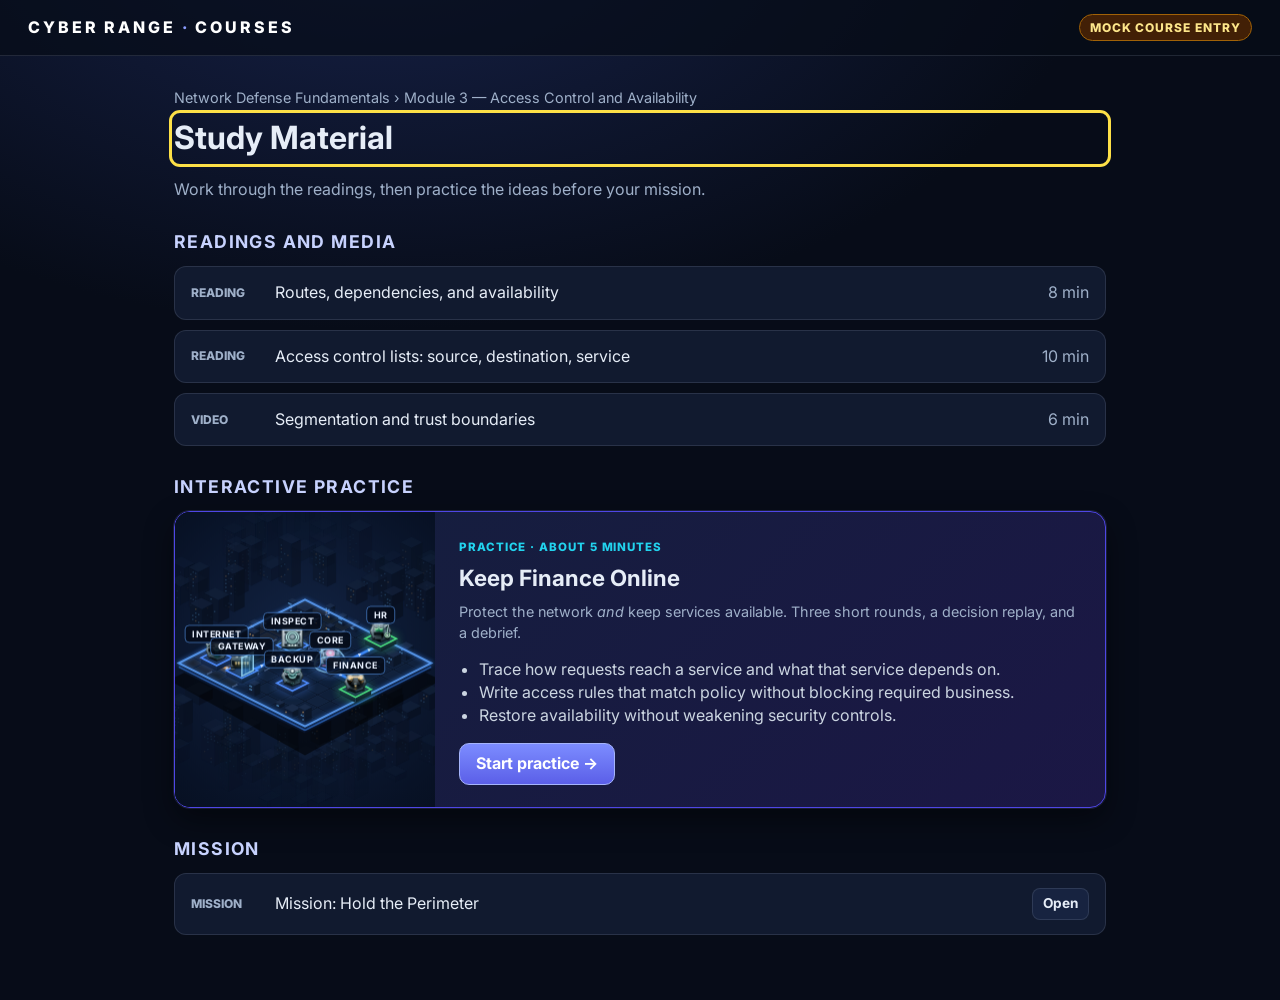
<file: play/index.html>
<!doctype html>
<html lang="en">
  <head>
    <meta charset="UTF-8" />
    <meta name="viewport" content="width=device-width, initial-scale=1.0" />
    <title>Keep Finance Online</title>
    <link rel="preconnect" href="https://fonts.googleapis.com" />
    <link rel="stylesheet" href="https://fonts.googleapis.com/css2?family=Exo+2:wght@500;600;700;800&family=Inter:wght@400;600;700;800&display=swap" />
    <script type="module" crossorigin src="./assets/index-BgQ0eCtR.js"></script>
    <link rel="modulepreload" crossorigin href="./assets/modulepreload-polyfill-B5Qt9EMX.js">
    <link rel="modulepreload" crossorigin href="./assets/rng-BUUscYu1.js">
    <link rel="modulepreload" crossorigin href="./assets/audio-D76UbvPv.js">
    <link rel="modulepreload" crossorigin href="./assets/dom-DtxIOxeL.js">
    <link rel="stylesheet" crossorigin href="./assets/style-C-a1BlGU.css">
  </head>
  <body>
    <a class="skip-link" href="#main">Skip to content</a>
    <div id="app">
      <!-- Mock course entry: stands in for the course's Study Material section. -->
      <section id="course" class="screen" aria-labelledby="course-title"></section>

      <section id="game" class="screen" hidden aria-label="Keep Finance Online practice">
        <header class="hud" id="hud"></header>
        <main class="play" id="main">
          <div class="board-wrap" id="board-wrap">
            <canvas id="board" aria-hidden="true"></canvas>
            <div class="board-overlay" id="board-overlay"></div>
            <div class="legend" id="legend" aria-label="Traffic legend">
              <span><i class="glyph amber" aria-hidden="true">?</i>Needs review</span>
              <span><i class="glyph cyan" aria-hidden="true">✓</i>You judged permitted</span>
              <span><i class="glyph red" aria-hidden="true">✕</i>You judged a violation</span>
            </div>
            <div class="status-banner" id="status-banner" role="status"></div>
          </div>
          <aside class="panel" id="panel" aria-label="Details and planning"></aside>
        </main>
        <footer class="dock" id="dock" aria-label="Actions"></footer>
        <p class="tagline" aria-hidden="true">Observe <span>•</span> Inspect <span>•</span> Decide <span>•</span> Adapt</p>
      </section>

      <section id="debrief" class="screen" hidden aria-labelledby="debrief-title"></section>
      <section id="mission" class="screen" hidden aria-labelledby="mission-title"></section>
    </div>
    <div id="coach" class="coach" hidden role="dialog" aria-live="polite"></div>
    <div id="modal-root"></div>
    <div id="live" class="sr-only" aria-live="polite"></div>
  </body>
</html>
</file>
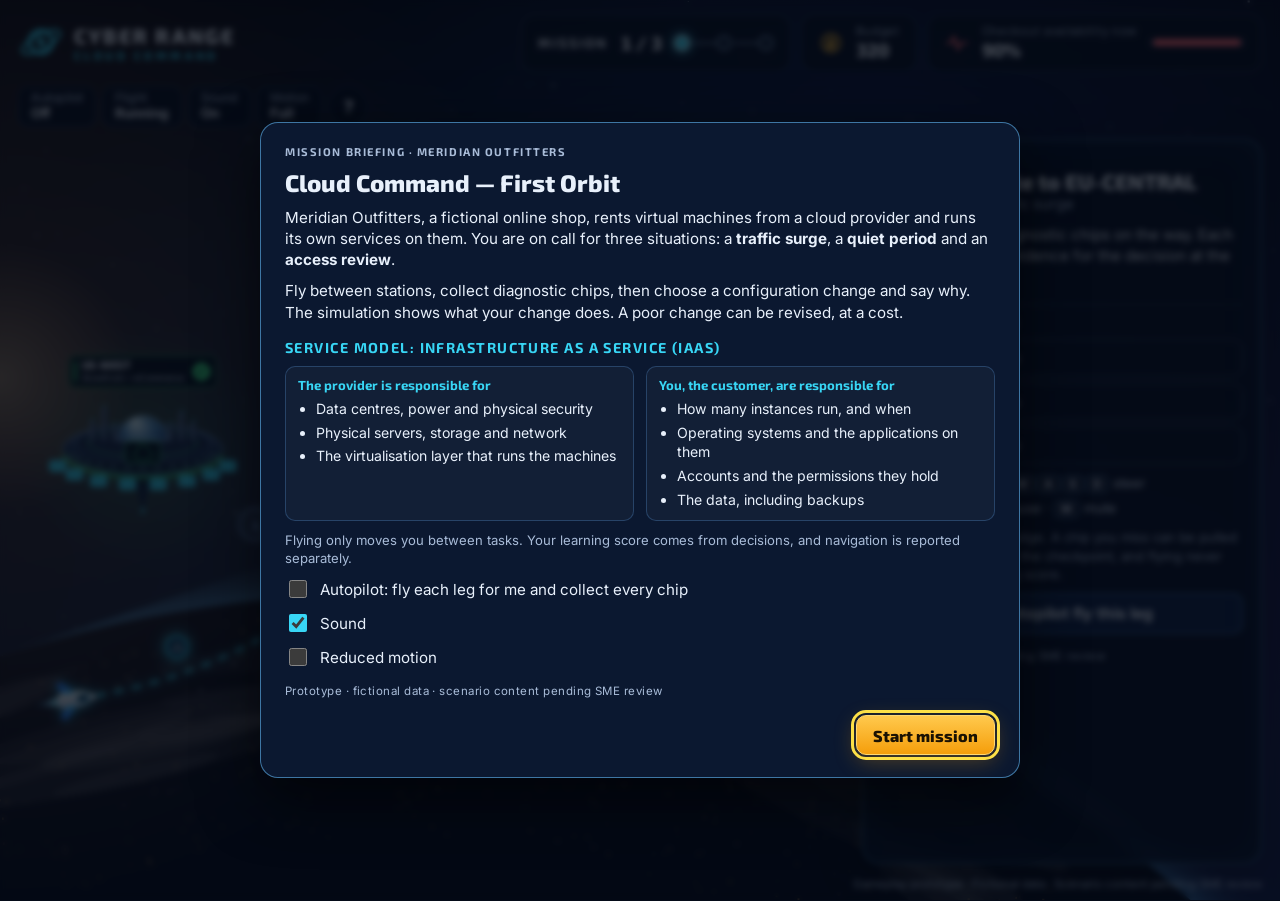
<file: play/cloud.html>
<!doctype html>
<html lang="en">
  <head>
    <meta charset="UTF-8" />
    <meta name="viewport" content="width=device-width, initial-scale=1.0" />
    <title>Cloud Command</title>
    <link rel="preconnect" href="https://fonts.googleapis.com" />
    <link rel="stylesheet" href="https://fonts.googleapis.com/css2?family=Exo+2:wght@500;600;700;800&family=Inter:wght@400;500;600;700;800&display=swap" />
    <script type="module" crossorigin src="./assets/cloud-B_sYhigw.js"></script>
    <link rel="modulepreload" crossorigin href="./assets/modulepreload-polyfill-B5Qt9EMX.js">
    <link rel="modulepreload" crossorigin href="./assets/audio-D76UbvPv.js">
    <link rel="modulepreload" crossorigin href="./assets/dom-DtxIOxeL.js">
    <link rel="modulepreload" crossorigin href="./assets/rng-BUUscYu1.js">
    <link rel="stylesheet" crossorigin href="./assets/cloud-Co7pgDvQ.css">
  </head>
  <body>
    <a class="skip-link" href="#panel">Skip to the situation panel</a>
    <div id="app">
      <section id="game" class="screen" aria-label="Cloud Command practice">
        <canvas id="scene" aria-hidden="true"></canvas>
        <header class="hud">
          <div class="brand">
            <span id="logo"></span>
            <div><strong>Cyber Range</strong><span>Cloud Command</span></div>
          </div>
          <div class="hud-live" id="hud-live"></div>
          <div class="tools" id="tools"></div>
        </header>
        <div id="scene-cell"><div id="paused" hidden>Navigation paused</div></div>
        <aside class="panel" id="panel" aria-label="Situation" tabindex="-1"></aside>
        <footer class="dock" id="dock" aria-label="Configuration changes" hidden></footer>
        <p class="fineprint">Gameplay prototype · Fictional data · Scenario content pending SME review</p>
      </section>
      <section id="debrief" class="screen" hidden aria-labelledby="debrief-title"></section>
    </div>
    <div id="modal-root"></div>
    <div id="live" class="sr-only" aria-live="polite"></div>
  </body>
</html>
</file>
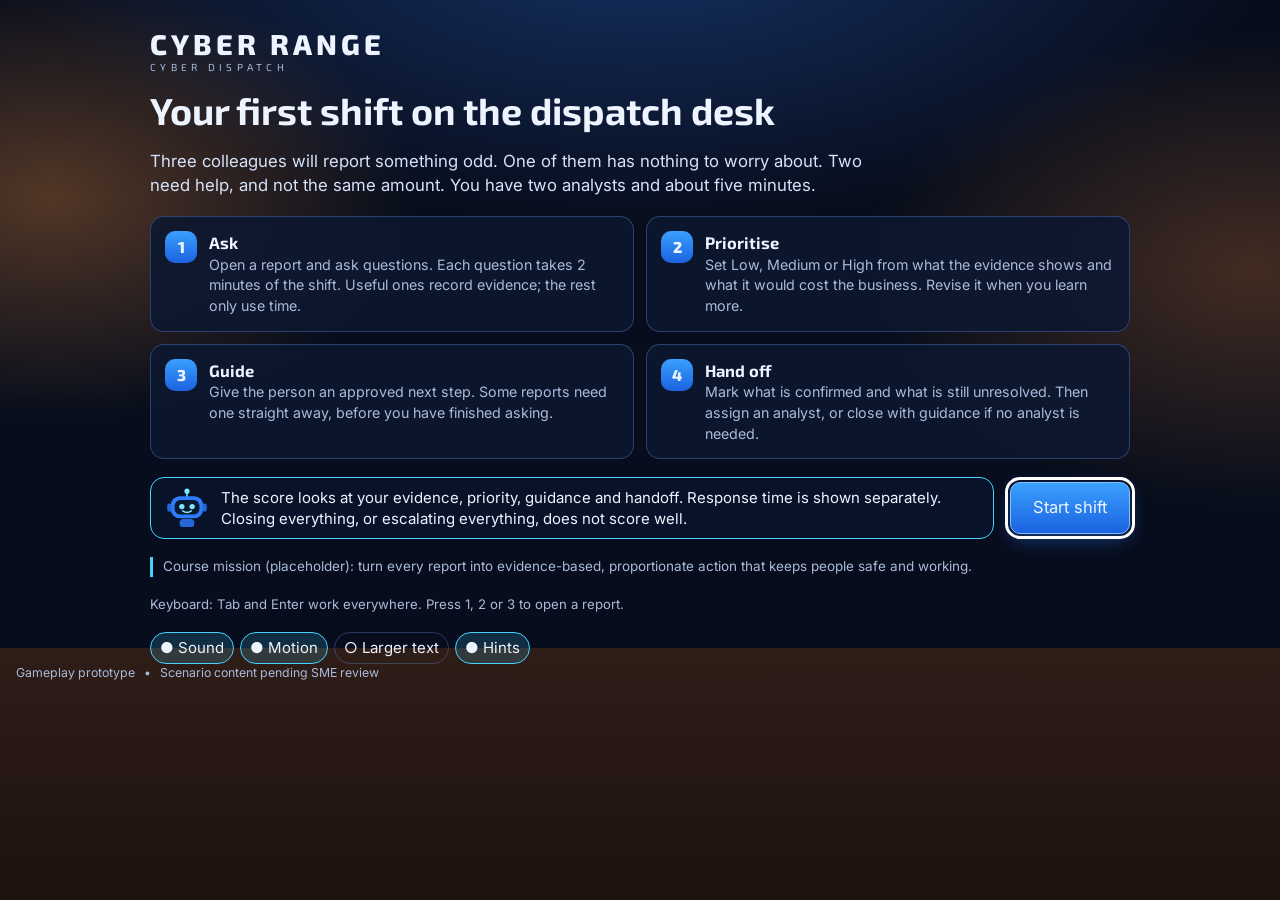
<file: play/dispatch.html>
<!doctype html>
<html lang="en">
  <head>
    <meta charset="UTF-8" />
    <meta name="viewport" content="width=device-width, initial-scale=1.0" />
    <title>Cyber Dispatch</title>
    <link rel="preconnect" href="https://fonts.googleapis.com" />
    <link rel="stylesheet" href="https://fonts.googleapis.com/css2?family=Exo+2:wght@500;600;700;800&family=Inter:wght@400;600;700;800&display=swap" />
    <script type="module" crossorigin src="./assets/dispatch-P0_iQT4Z.js"></script>
    <link rel="modulepreload" crossorigin href="./assets/modulepreload-polyfill-B5Qt9EMX.js">
    <link rel="modulepreload" crossorigin href="./assets/_commonjsHelpers-CqkleIqs.js">
    <link rel="modulepreload" crossorigin href="./assets/client-DYlSL_y0.js">
    <link rel="modulepreload" crossorigin href="./assets/audio-D76UbvPv.js">
    <link rel="stylesheet" crossorigin href="./assets/dispatch-CKgG28qn.css">
  </head>
  <body>
    <div id="root"></div>
  </body>
</html>
</file>
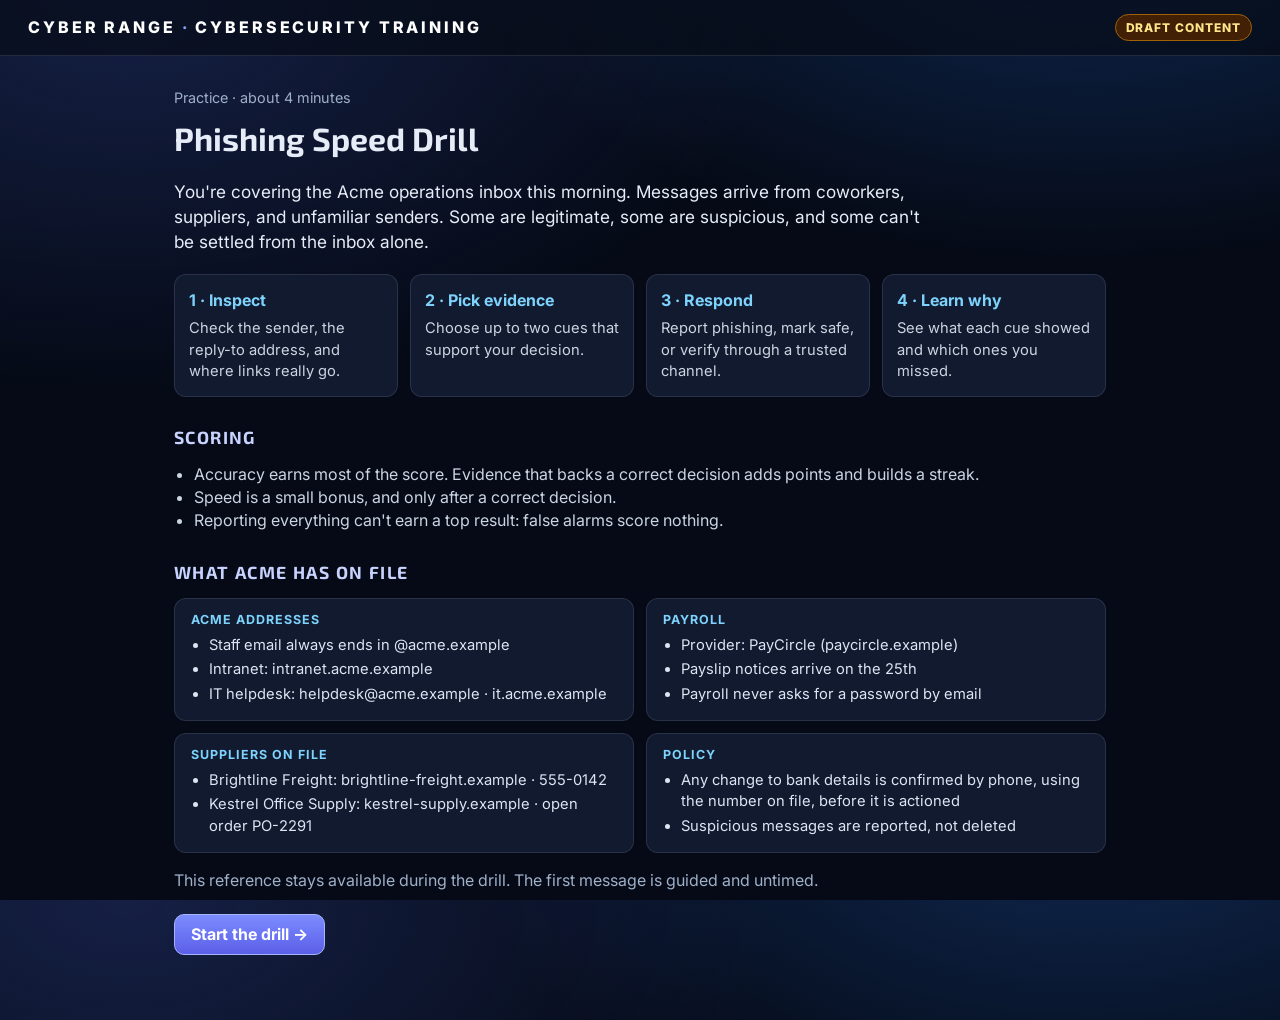
<file: play/phishing.html>
<!doctype html>
<html lang="en">
  <head>
    <meta charset="UTF-8" />
    <meta name="viewport" content="width=device-width, initial-scale=1.0" />
    <title>Phishing Speed Drill</title>
    <link rel="preconnect" href="https://fonts.googleapis.com" />
    <link rel="stylesheet" href="https://fonts.googleapis.com/css2?family=Exo+2:wght@500;600;700;800&family=Inter:wght@400;600;700;800&display=swap" />
    <script type="module" crossorigin src="./assets/phishing-COq765q8.js"></script>
    <link rel="modulepreload" crossorigin href="./assets/modulepreload-polyfill-B5Qt9EMX.js">
    <link rel="modulepreload" crossorigin href="./assets/audio-D76UbvPv.js">
    <link rel="modulepreload" crossorigin href="./assets/dom-DtxIOxeL.js">
    <link rel="modulepreload" crossorigin href="./assets/rng-BUUscYu1.js">
    <link rel="stylesheet" crossorigin href="./assets/phishing-BfUszwbo.css">
    <link rel="stylesheet" crossorigin href="./assets/style-C-a1BlGU.css">
  </head>
  <body class="phishing">
    <a class="skip-link" href="#drill-main">Skip to message</a>
    <div id="app">
      <section id="intro" class="screen" aria-labelledby="intro-title"></section>
      <section id="drill" class="screen" hidden aria-label="Phishing Speed Drill"></section>
      <section id="drill-debrief" class="screen" hidden aria-labelledby="drill-debrief-title"></section>
    </div>
    <div id="modal-root"></div>
    <div id="live" class="sr-only" aria-live="polite"></div>
  </body>
</html>
</file>
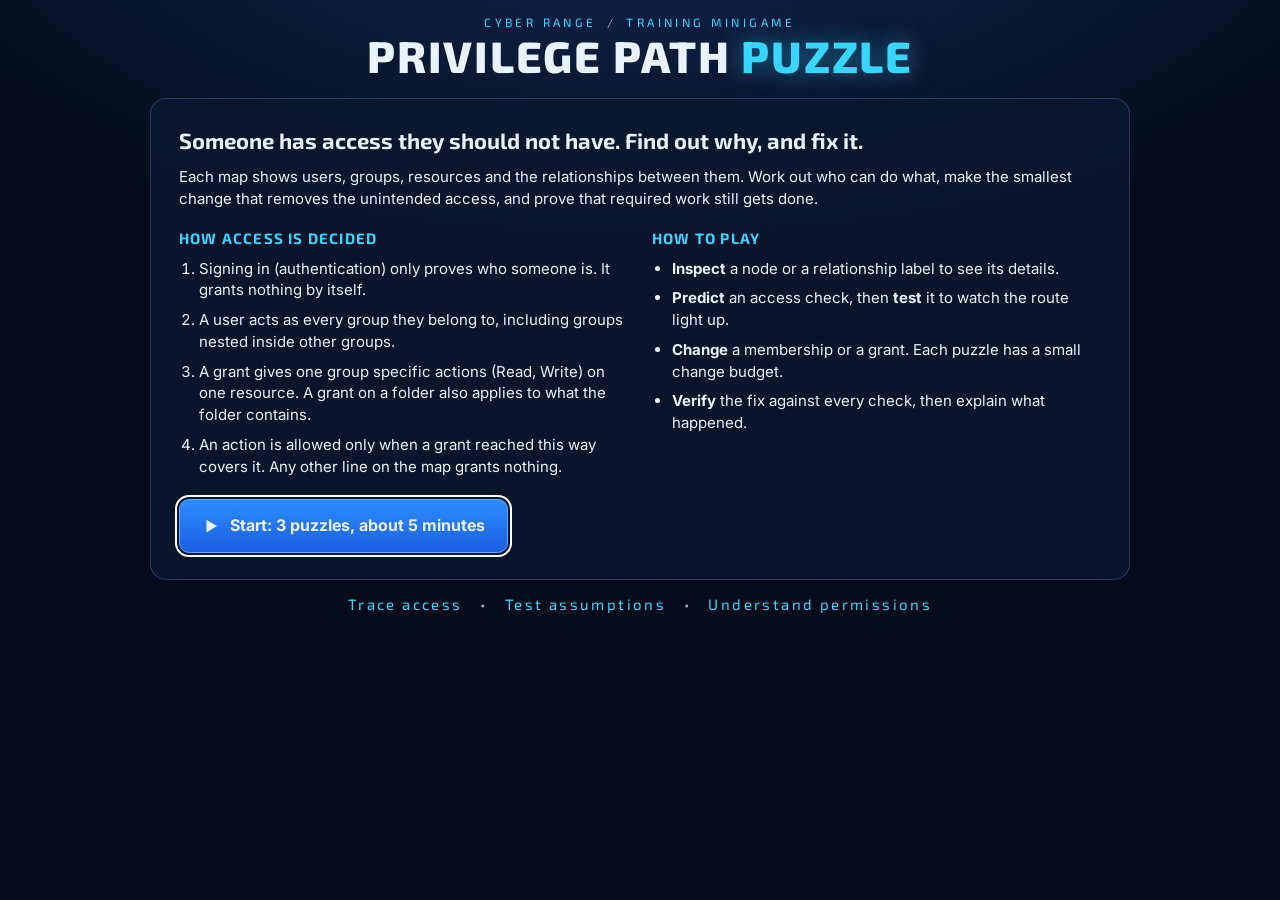
<file: play/privilege.html>
<!doctype html>
<html lang="en">
  <head>
    <meta charset="UTF-8" />
    <meta name="viewport" content="width=device-width, initial-scale=1.0" />
    <title>Privilege Path Puzzle</title>
    <link rel="preconnect" href="https://fonts.googleapis.com" />
    <link rel="stylesheet" href="https://fonts.googleapis.com/css2?family=Exo+2:wght@500;600;700;800&family=Inter:wght@400;600;700;800&display=swap" />
    <script type="module" crossorigin src="./assets/privilege-BtVMcQNN.js"></script>
    <link rel="modulepreload" crossorigin href="./assets/modulepreload-polyfill-B5Qt9EMX.js">
    <link rel="modulepreload" crossorigin href="./assets/_commonjsHelpers-CqkleIqs.js">
    <link rel="modulepreload" crossorigin href="./assets/client-DYlSL_y0.js">
    <link rel="stylesheet" crossorigin href="./assets/privilege-Bz08MU5w.css">
  </head>
  <body>
    <div id="root"></div>
  </body>
</html>
</file>
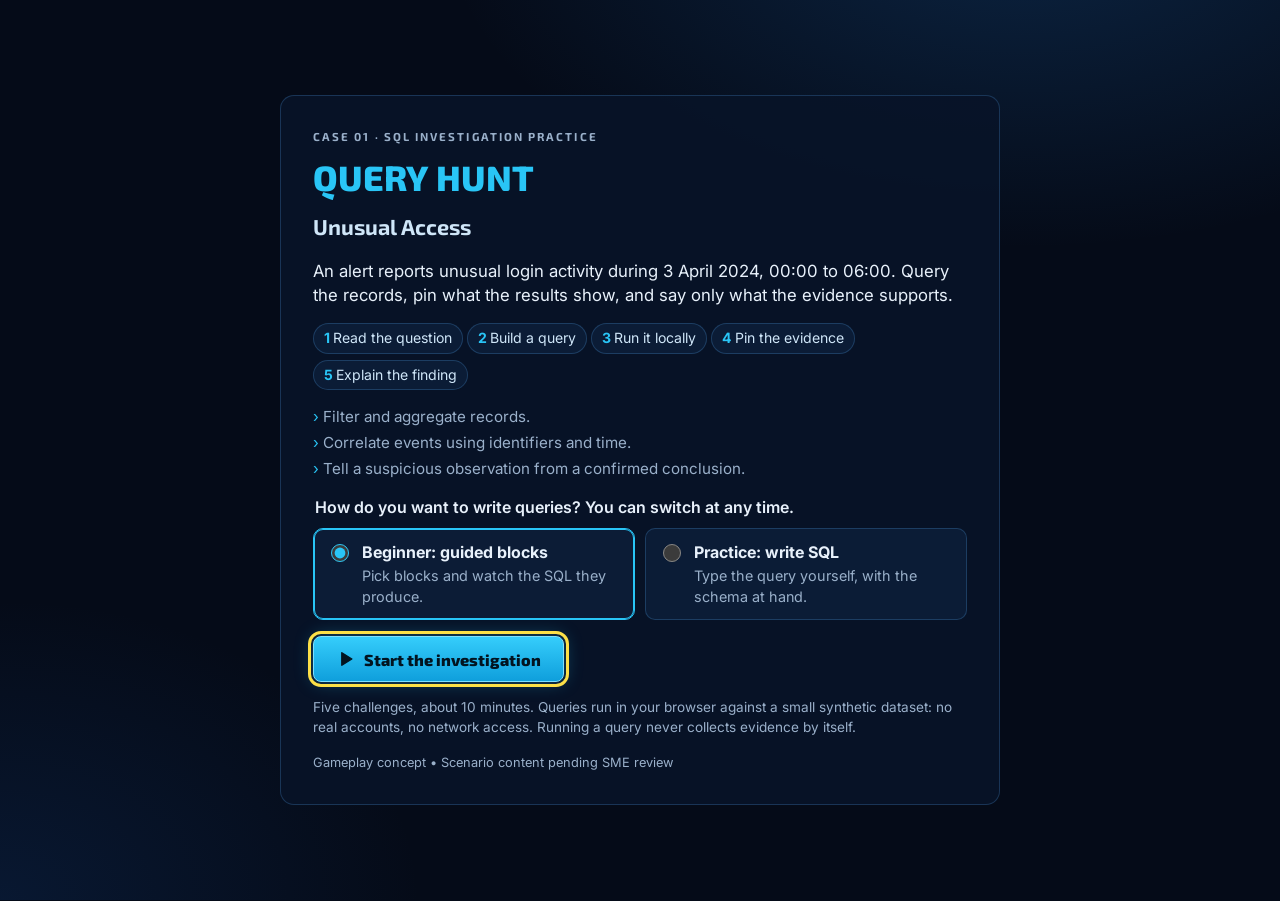
<file: play/queryhunt.html>
<!doctype html>
<html lang="en">
  <head>
    <meta charset="UTF-8" />
    <meta name="viewport" content="width=device-width, initial-scale=1.0" />
    <title>Query Hunt</title>
    <link rel="preconnect" href="https://fonts.googleapis.com" />
    <link rel="stylesheet" href="https://fonts.googleapis.com/css2?family=Exo+2:wght@500;600;700;800&family=Inter:wght@400;600;700;800&family=JetBrains+Mono:wght@400;600&display=swap" />
    <script type="module" crossorigin src="./assets/queryhunt-BNOjpyv7.js"></script>
    <link rel="modulepreload" crossorigin href="./assets/modulepreload-polyfill-B5Qt9EMX.js">
    <link rel="modulepreload" crossorigin href="./assets/_commonjsHelpers-CqkleIqs.js">
    <link rel="modulepreload" crossorigin href="./assets/dom-DtxIOxeL.js">
    <link rel="stylesheet" crossorigin href="./assets/queryhunt-VUTpfDEP.css">
  </head>
  <body>
    <a class="skip-link" href="#qh">Skip to content</a>
    <main id="qh"></main>
    <dialog id="qh-dialog" aria-labelledby="qh-dialog-title"></dialog>
    <div id="live" class="sr-only" aria-live="polite"></div>
  </body>
</html>
</file>
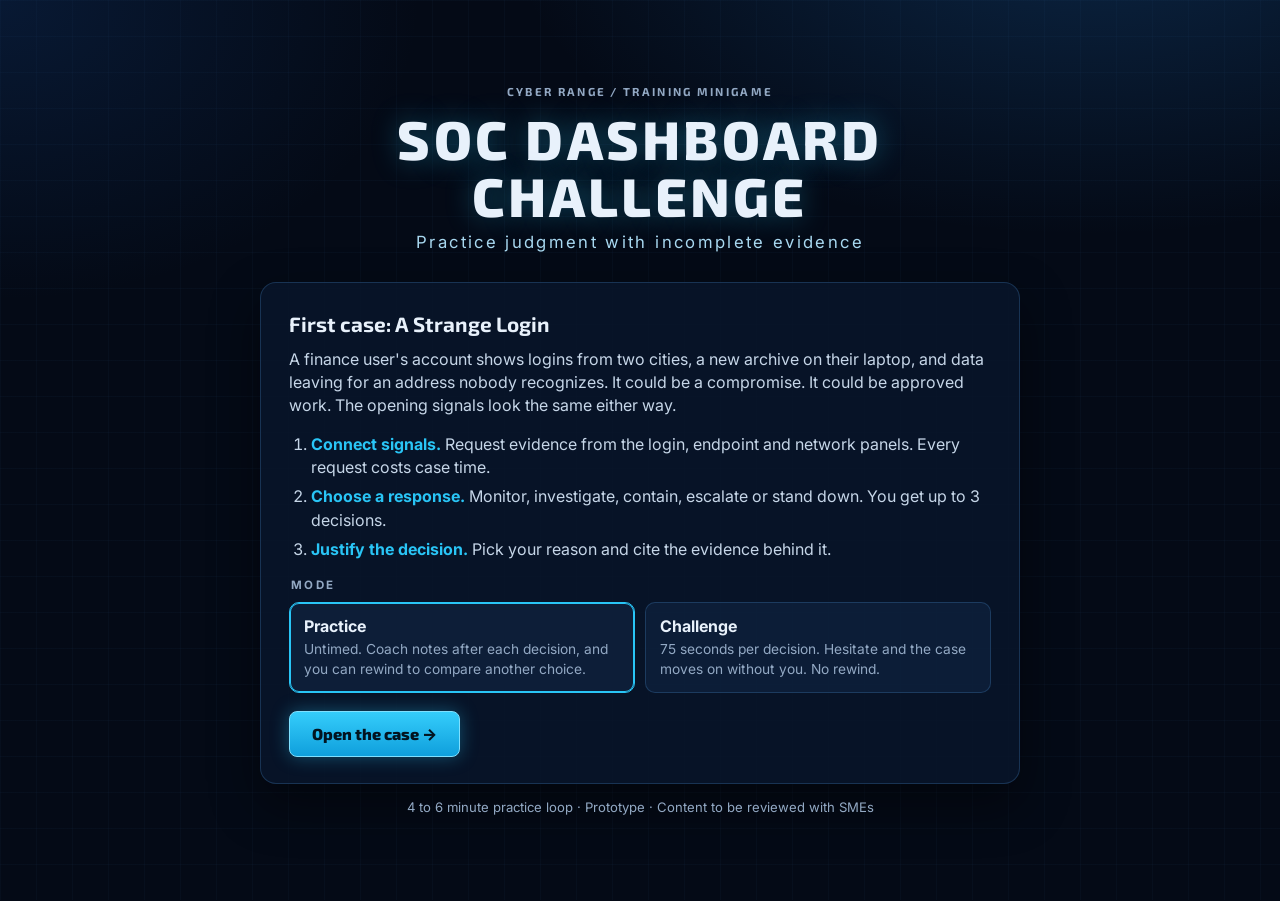
<file: play/soc.html>
<!doctype html>
<html lang="en">
  <head>
    <meta charset="UTF-8" />
    <meta name="viewport" content="width=device-width, initial-scale=1.0" />
    <title>SOC Dashboard Challenge</title>
    <link rel="preconnect" href="https://fonts.googleapis.com" />
    <link rel="stylesheet" href="https://fonts.googleapis.com/css2?family=Exo+2:wght@500;600;700;800&family=Inter:wght@400;600;700;800&display=swap" />
    <script type="module" crossorigin src="./assets/soc-BI3ZemBb.js"></script>
    <link rel="modulepreload" crossorigin href="./assets/modulepreload-polyfill-B5Qt9EMX.js">
    <link rel="modulepreload" crossorigin href="./assets/dom-DtxIOxeL.js">
    <link rel="modulepreload" crossorigin href="./assets/rng-BUUscYu1.js">
    <link rel="stylesheet" crossorigin href="./assets/soc-D7JfgPKd.css">
  </head>
  <body>
    <a class="skip-link" href="#soc">Skip to content</a>
    <main id="soc"></main>
    <div id="live" class="sr-only" aria-live="polite"></div>
  </body>
</html>
</file>
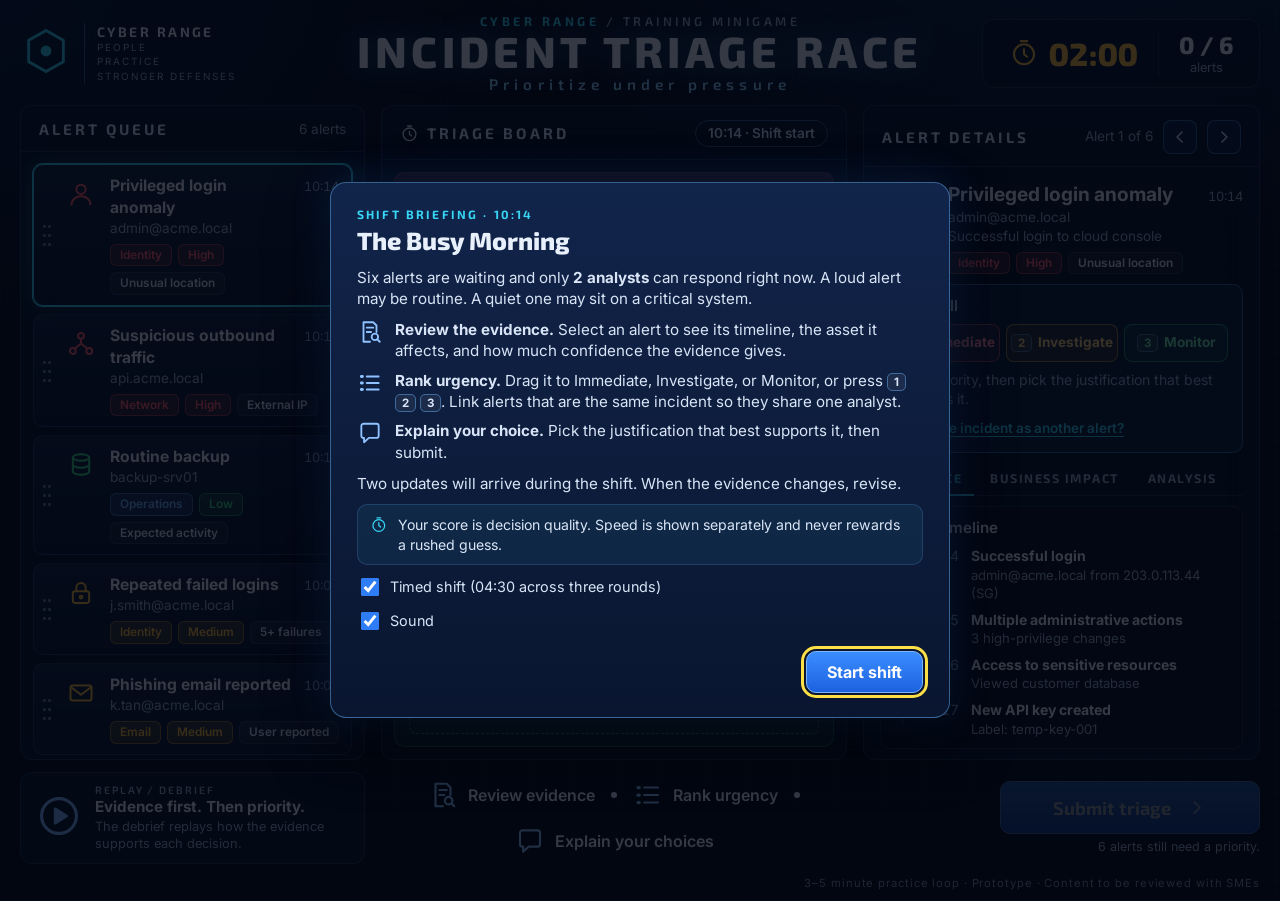
<file: play/triage.html>
<!doctype html>
<html lang="en">
  <head>
    <meta charset="UTF-8" />
    <meta name="viewport" content="width=device-width, initial-scale=1.0" />
    <title>Incident Triage Race</title>
    <link rel="preconnect" href="https://fonts.googleapis.com" />
    <link rel="stylesheet" href="https://fonts.googleapis.com/css2?family=Exo+2:wght@500;600;700;800&family=Inter:wght@400;500;600;700;800&display=swap" />
    <script type="module" crossorigin src="./assets/triage-C1CleJwW.js"></script>
    <link rel="modulepreload" crossorigin href="./assets/modulepreload-polyfill-B5Qt9EMX.js">
    <link rel="modulepreload" crossorigin href="./assets/audio-D76UbvPv.js">
    <link rel="modulepreload" crossorigin href="./assets/dom-DtxIOxeL.js">
    <link rel="stylesheet" crossorigin href="./assets/triage-Dn4a2Ami.css">
  </head>
  <body>
    <a class="skip-link" href="#queue">Skip to the alert queue</a>
    <div id="app">
      <section id="game" class="screen" aria-label="Incident Triage Race practice">
        <header class="top">
          <div class="brand">
            <span id="logo"></span>
            <div><strong>Cyber Range</strong><span>People<br />Practice<br />Stronger defenses</span></div>
          </div>
          <div class="title">
            <p><b>Cyber Range</b> / Training minigame</p>
            <h1>Incident Triage Race</h1>
            <p class="sub">Prioritize under pressure</p>
          </div>
          <div class="status" id="status"></div>
        </header>
        <main class="cols">
          <section class="col queue" id="queue" aria-label="Alert queue" tabindex="-1"></section>
          <section class="col board" id="board" aria-label="Triage board"></section>
          <aside class="col details" id="details" aria-label="Alert details"></aside>
        </main>
        <footer class="bottom">
          <div class="tip">
            <span id="tip-icon"></span>
            <div><em>Replay / Debrief</em><strong>Evidence first. Then priority.</strong><span>The debrief replays how the evidence supports each decision.</span></div>
          </div>
          <div class="steps" id="steps" aria-hidden="true"></div>
          <div class="submit-slot" id="submit-slot"></div>
        </footer>
        <p class="fineprint">3–5 minute practice loop · Prototype · Content to be reviewed with SMEs</p>
      </section>
      <section id="debrief" class="screen" hidden aria-labelledby="debrief-title"></section>
    </div>
    <div id="toasts" aria-hidden="true"></div>
    <div id="modal-root"></div>
    <div id="live" class="sr-only" aria-live="polite"></div>
  </body>
</html>
</file>
<file: play/assets/style-C-a1BlGU.css>
:root{--panel-w: 360px;--bg: #070c18;--bg-2: #0d1528;--panel: #111a2f;--panel-2: #172340;--line: rgba(148, 163, 184, .18);--text: #e6edf7;--muted: #9fb0c9;--accent: #8b9cff;--accent-2: #6366f1;--cyan: #22d3ee;--amber: #fbbf24;--red: #fb7185;--green: #4ade80;--violet: #c4b5fd;--radius: 12px;--shadow: 0 12px 30px rgba(0, 0, 0, .45);font-size:16px;color-scheme:dark}:root.large-text{font-size:19px}*{box-sizing:border-box}html,body{margin:0;height:100%}body{background:radial-gradient(1200px 700px at 30% -10%,#17224a 0%,var(--bg) 60%) fixed,var(--bg);color:var(--text);font-family:Inter,system-ui,-apple-system,Segoe UI,sans-serif;line-height:1.45}button{font:inherit;color:inherit}:focus-visible{outline:3px solid #fde047;outline-offset:2px;border-radius:6px}.sr-only{position:absolute;width:1px;height:1px;overflow:hidden;clip:rect(0 0 0 0);white-space:nowrap}.skip-link{position:absolute;left:-999px;top:8px;background:#fde047;color:#000;padding:8px 12px;z-index:100}.skip-link:focus{left:8px}[hidden]{display:none!important}#app{min-height:100%}.screen{min-height:100vh}.btn{display:inline-flex;align-items:center;justify-content:center;gap:8px;min-height:40px;padding:8px 16px;border-radius:10px;cursor:pointer;border:1px solid var(--line);background:var(--panel-2);font-weight:700;transition:transform .12s,background .12s,border-color .12s}.btn:hover:not(:disabled){border-color:var(--accent);background:#1e2c52}.btn:active:not(:disabled){transform:translateY(1px)}.btn:disabled{opacity:.45;cursor:not-allowed}.btn.primary{background:linear-gradient(180deg,#7c8cff,#5b5fe8);border-color:#a5b4fc;color:#fff}.btn.primary:hover:not(:disabled){background:linear-gradient(180deg,#8f9dff,#6a6ef0)}.btn.ghost{background:transparent}.btn.small{min-height:32px;padding:4px 10px;font-size:.85rem;border-radius:8px}.btn.danger{border-color:#fb718599}.cost{font-size:.78rem;font-weight:800;padding:2px 7px;border-radius:999px;background:#8b9cff2e;color:#c7d2fe}.course-top{display:flex;align-items:center;gap:16px;padding:14px 28px;border-bottom:1px solid var(--line);background:#070c18b3}.brand{font-weight:800;letter-spacing:.18em;color:#fff}.brand span{color:var(--accent)}.mock-flag{margin-left:auto;font-size:.75rem;font-weight:800;letter-spacing:.08em;padding:4px 10px;border-radius:999px;background:#422006;color:#fde68a;border:1px solid #a16207}.course-body{max-width:980px;margin:0 auto;padding:32px 24px 64px}.crumbs{color:var(--muted);font-size:.9rem}.course-body h1{margin:6px 0 4px;font-size:2rem}.course-body h2{font-size:1.1rem;margin:28px 0 12px;color:#c7d2fe;text-transform:uppercase;letter-spacing:.08em}.study-list{list-style:none;padding:0;margin:0;display:grid;gap:10px}.study-item{display:flex;align-items:center;gap:14px;padding:14px 16px;background:var(--panel);border:1px solid var(--line);border-radius:var(--radius)}.study-kind{font-size:.75rem;font-weight:800;color:var(--muted);width:70px;text-transform:uppercase}.study-item .grow{flex:1}.practice-card{display:grid;grid-template-columns:260px 1fr;gap:0;overflow:hidden;border-radius:16px;border:1px solid #4f46e5;background:linear-gradient(135deg,#141f3d,#1b1745);box-shadow:0 0 0 1px #8b9cff26,var(--shadow)}.practice-art{position:relative;min-height:220px;background:#0a1022}.practice-art canvas{width:100%;height:100%;display:block}.practice-info{padding:22px 24px}.practice-info h3{margin:4px 0 6px;font-size:1.4rem}.tag{display:inline-block;font-size:.72rem;font-weight:800;letter-spacing:.08em;text-transform:uppercase;color:var(--cyan)}.meta{color:var(--muted);font-size:.9rem;margin:8px 0 14px}.objectives{margin:0 0 16px;padding-left:20px;color:#cbd5e1}.last-result{margin-top:10px;font-size:.9rem;color:var(--green)}#game{position:relative;height:100vh;min-height:640px;overflow:hidden;background:#040914}.play{display:contents}.board-wrap{position:absolute;top:0;right:0;bottom:0;left:0}#board{width:100%;height:100%;display:block}.board-overlay{position:absolute;top:0;right:0;bottom:0;left:0;pointer-events:none}.hud{position:absolute;top:14px;left:18px;right:calc(var(--panel-w) + 36px);display:flex;gap:12px;z-index:5}.hud-tile{display:flex;align-items:center;gap:12px;padding:10px 14px;min-width:0;background:linear-gradient(180deg,#0e1a32eb,#091122eb);border:1px solid rgba(96,165,255,.28);border-radius:12px;box-shadow:0 8px 24px #0006}.hud-tile.round{flex:2.2}.hud-tile.ap{flex:1}.hud-tile.integrity{flex:1.5}.hud-icon{flex:none;width:40px;height:40px;border-radius:10px;display:grid;place-items:center;font-size:1.15rem;background:#0a1730;border:1px solid rgba(96,165,255,.35);color:#9cc7ff}.hud-k{font-size:.72rem;font-weight:700;color:var(--muted);letter-spacing:.04em}.hud-v{font-family:"Exo 2",Inter,sans-serif;font-weight:700;font-size:1.35rem;line-height:1.1;color:#fff}.hud-v small{font-size:.8rem;color:var(--muted);font-weight:600;margin-left:6px}.hud-sub{font-size:.8rem;color:#c3d4ee;overflow:hidden;display:-webkit-box;-webkit-line-clamp:2;-webkit-box-orient:vertical}.hud .grow{flex:1;min-width:0}.meter{height:7px;border-radius:99px;background:#172743;overflow:hidden;margin-top:5px}.meter>i{display:block;height:100%;border-radius:inherit;transition:width .3s}.meter.gold>i{background:linear-gradient(90deg,#f59e0b,#fcd34d)}.meter.green>i{background:linear-gradient(90deg,#22c55e,#86efac)}.meter.blue>i{background:linear-gradient(90deg,#3b82f6,#93c5fd)}.integrity-rows{display:grid;gap:4px;flex:1;min-width:0}.integrity-row{display:grid;grid-template-columns:70px 1fr 40px;align-items:center;gap:8px;font-size:.75rem;color:var(--muted);font-weight:700}.integrity-row b{color:#fff;text-align:right}.integrity-row .meter{margin:0}.hud-tools{display:flex;gap:6px;align-items:center;flex:none}.pips{display:flex;gap:4px;align-items:center;font-size:.7rem;color:var(--muted);font-weight:700;text-transform:uppercase;margin-right:4px}.pip{width:10px;height:10px;border-radius:50%;border:2px solid #64748b}.pip.on{background:var(--amber);border-color:var(--amber)}.icon-btn{width:38px;height:38px;border-radius:10px;border:1px solid rgba(96,165,255,.3);background:#0a162ce6;cursor:pointer;font-weight:800}.icon-btn:hover{border-color:var(--accent)}.node-hit{position:absolute;transform:translate(-50%,-75%);pointer-events:auto;background:transparent;border:0;border-radius:50%;cursor:pointer}.node-hit:focus-visible{outline:3px solid #fde047}.route-hit{position:absolute;transform:translate(-50%,-50%);pointer-events:auto;width:40px;height:40px;border-radius:50%;font-weight:800;font-size:.95rem;background:#0a142ceb;border:2px dashed #e2e8f0;color:#fff;cursor:pointer;box-shadow:0 0 18px #60a5ff73}.route-hit:hover,.route-hit:focus-visible{background:#1d3a7a;border-style:solid}.legend{position:absolute;left:18px;top:112px;display:flex;gap:12px;flex-wrap:wrap;z-index:4;font-size:.78rem;color:var(--muted);background:#070c18bf;padding:6px 10px;border-radius:10px;border:1px solid var(--line)}.legend span{display:inline-flex;align-items:center;gap:6px}.glyph{display:inline-grid;place-items:center;width:18px;height:18px;font-style:normal;font-weight:900;font-size:.72rem;color:#0b1220;flex:none}.glyph.amber{background:var(--amber);transform:rotate(45deg) scale(.82);border-radius:2px;color:transparent;position:relative}.glyph.amber:after{content:"?";color:#0b1220;position:absolute;transform:rotate(-45deg)}.glyph.cyan{background:var(--cyan);border-radius:50%}.glyph.red{background:var(--red);border-radius:3px}.status-banner{position:absolute;top:112px;right:calc(var(--panel-w) + 36px);z-index:4;padding:6px 16px;border-radius:999px;background:#090e1ce0;border:1px solid var(--line);font-weight:700;font-size:.88rem;white-space:nowrap}.status-banner:empty{display:none}.status-banner.running{border-color:#4ade8080}.status-banner.paused{border-color:#fbbf2499;color:#fde68a}.tagline{position:absolute;bottom:8px;left:18px;right:calc(var(--panel-w) + 36px);margin:0;text-align:center;z-index:4;font-family:"Exo 2",Inter,sans-serif;font-size:1.05rem;font-weight:600;letter-spacing:.06em;color:#a9c8f5}.tagline span{color:#4f8dff;margin:0 8px}.panel{position:absolute;top:14px;right:18px;bottom:14px;width:var(--panel-w);z-index:5;overflow-y:auto;padding:18px;background:linear-gradient(180deg,#0e1a32f0,#080f1ff0);border:1px solid rgba(96,165,255,.3);border-radius:16px;box-shadow:0 16px 40px #00000080}.panel h2{font-family:"Exo 2",Inter,sans-serif;font-size:1.4rem;font-weight:700;margin:0 0 6px;line-height:1.2}.panel .kicker{font-size:.72rem;font-weight:800;letter-spacing:.12em;text-transform:uppercase;color:#7fb2ff;margin-bottom:4px}.panel-art{height:130px;margin:12px 0;border-radius:12px;border:1px solid rgba(96,165,255,.35);background:radial-gradient(circle at 50% 70%,#3d8bff59,#081022e6 70%);display:grid;place-items:center;overflow:hidden}.panel-art img{height:120px;filter:drop-shadow(0 0 14px rgba(96,165,255,.6))}.tradeoff{list-style:none;padding:0;margin:6px 0 0;display:grid;gap:8px}.tradeoff li{display:grid;grid-template-columns:24px 1fr;gap:8px;align-items:start;font-size:.88rem}.tradeoff .ok,.tradeoff .no{width:22px;height:22px;border-radius:50%;display:grid;place-items:center;font-weight:900;font-size:.75rem;color:#04111f}.tradeoff .ok{background:#4ade80}.tradeoff .no{background:#fb7185}.panel h3{font-size:.78rem;letter-spacing:.1em;text-transform:uppercase;color:var(--muted);margin:18px 0 8px}.panel p{margin:6px 0}.panel .back{margin-bottom:10px}.card{background:var(--panel);border:1px solid var(--line);border-radius:var(--radius);padding:12px}.card+.card{margin-top:8px}.situation{color:#cbd5e1;font-size:.93rem}.flow{display:grid;grid-template-columns:auto 1fr auto;gap:10px;align-items:center}.flow .name{font-weight:700}.flow .sub{font-size:.82rem;color:var(--muted)}.flow.focus{border-color:var(--accent)}.rule{display:flex;gap:8px;align-items:center;justify-content:space-between;font-family:ui-monospace,Cascadia Code,Consolas,monospace;font-size:.84rem}.rule .act{font-weight:800;padding:1px 6px;border-radius:5px;margin-right:4px}.rule .act.allow{background:#22d3ee2e;color:#a5f3fc}.rule .act.deny{background:#fb71852e;color:#fecdd3}.rule .note{display:block;font-family:Inter,system-ui,sans-serif;font-size:.78rem;color:var(--muted);margin-top:2px}.rule-order{font-size:.8rem;color:var(--muted)}.policy{margin:0;padding-left:20px;font-size:.9rem}.policy li{margin:4px 0}.evidence{margin:0;padding-left:18px}.evidence li{margin:6px 0}.choice-row{display:grid;gap:8px;margin-top:10px}.choice-row .btn{justify-content:flex-start;text-align:left}.choice-row .btn[aria-pressed=true]{border-color:#fff;background:#26325a}.form-grid{display:grid;gap:10px}.form-grid label{display:grid;gap:4px;font-size:.82rem;font-weight:700;color:var(--muted)}select{font:inherit;color:var(--text);background:#0b1324;border:1px solid var(--line);border-radius:8px;padding:8px 10px;min-height:40px}.seg{display:inline-flex;border:1px solid var(--line);border-radius:10px;overflow:hidden}.seg button{border:0;background:transparent;padding:8px 16px;cursor:pointer;font-weight:800}.seg button[aria-pressed=true].deny{background:#9f1239}.seg button[aria-pressed=true].allow{background:#155e75}.preview{font-size:.86rem;background:#0b1324;border-radius:8px;padding:10px;border:1px dashed var(--line)}.preview ul{margin:4px 0 0;padding-left:18px}.err{color:#fecaca;font-size:.85rem;min-height:1.2em}.route-option{display:grid;gap:6px}.route-option .label{font-weight:800}.muted{color:var(--muted)}.hint{font-size:.84rem;color:var(--muted)}.dock{position:absolute;bottom:40px;left:18px;right:calc(var(--panel-w) + 36px);z-index:5;display:flex;gap:12px;align-items:stretch;justify-content:center}.action-card{position:relative;display:grid;grid-template-columns:62px 1fr;grid-template-rows:auto auto auto;column-gap:10px;align-items:center;text-align:left;width:205px;padding:10px 12px;border-radius:14px;cursor:pointer;background:linear-gradient(180deg,#142240f2,#0b1428f2);border:1px solid rgba(96,165,255,.3);box-shadow:0 10px 22px #00000073;transition:transform .12s,box-shadow .12s,border-color .12s}.action-card:hover:not(:disabled){transform:translateY(-3px);border-color:#7cc4ff}.action-card[aria-pressed=true]{border:2px solid #5cc8ff;box-shadow:0 0 0 1px #5cc8ff4d,0 0 24px #38bdf873}.action-card:disabled{opacity:.45;cursor:not-allowed}.action-card .art{grid-row:span 3;width:62px;height:62px;display:grid;place-items:center}.action-card .art img{width:66px;height:66px;filter:drop-shadow(0 0 8px rgba(96,165,255,.55))}.action-card .art .glyph-art{font-size:1.9rem;color:#9cc7ff}.action-card .nm{font-family:"Exo 2",Inter,sans-serif;font-weight:700;font-size:1.02rem;color:#fff}.action-card .price{display:flex;align-items:center;gap:6px;font-family:"Exo 2",Inter,sans-serif;font-weight:700;font-size:1.3rem;color:#fff;line-height:1.1}.coin{width:18px;height:18px;border-radius:50%;background:radial-gradient(circle at 35% 35%,#fde68a,#f59e0b 70%);box-shadow:inset 0 -2px #b45309;flex:none;display:inline-block}.action-card .ds{font-size:.78rem;color:var(--muted)}.action-card kbd,.kbd{font-family:inherit;font-size:.7rem;padding:1px 5px;border-radius:4px;border:1px solid #475569;color:var(--muted)}.launch{min-width:170px;font-size:1.05rem;border-radius:14px;font-family:"Exo 2",Inter,sans-serif;letter-spacing:.04em}.modal-backdrop{position:fixed;top:0;right:0;bottom:0;left:0;background:#020610b8;display:grid;place-items:center;z-index:50;padding:16px}.modal{width:min(640px,100%);max-height:calc(100vh - 32px);overflow-y:auto;background:linear-gradient(180deg,#16203b,#101830);border:1px solid #3b4a7a;border-radius:18px;box-shadow:var(--shadow);padding:22px 24px}.modal.wide{width:min(860px,100%)}.modal h2{margin:0 0 8px;font-size:1.35rem}.modal .kicker{font-size:.75rem;font-weight:800;letter-spacing:.12em;text-transform:uppercase;color:var(--accent)}.modal .actions{display:flex;gap:10px;justify-content:flex-end;margin-top:18px;flex-wrap:wrap}.outcome{display:inline-flex;align-items:center;gap:8px;font-weight:800;padding:4px 12px;border-radius:999px;font-size:.85rem}.outcome.success{background:#4ade8026;color:#bbf7d0;border:1px solid rgba(74,222,128,.5)}.outcome.setback{background:#fbbf2424;color:#fde68a;border:1px solid rgba(251,191,36,.5)}.outcome.retry{background:#fb718526;color:#fecdd3;border:1px solid rgba(251,113,133,.5)}.stat-table{width:100%;border-collapse:collapse;font-size:.9rem;margin:12px 0}.stat-table th,.stat-table td{text-align:left;padding:6px 8px;border-bottom:1px solid var(--line)}.stat-table th{color:var(--muted);font-size:.75rem;text-transform:uppercase;letter-spacing:.06em}.explain{margin:10px 0 0;padding-left:20px}.explain li{margin:6px 0}.legend-grid{display:grid;grid-template-columns:auto 1fr;gap:8px 12px;align-items:center}.toggle{display:flex;justify-content:space-between;align-items:center;padding:10px 0;border-bottom:1px solid var(--line)}.toggle input{width:20px;height:20px}.coach{position:fixed;z-index:40;width:300px;padding:14px 16px;border-radius:14px;background:#fef9c3;color:#1c1917;box-shadow:var(--shadow);font-size:.95rem}.coach strong{display:block;margin-bottom:4px}.coach .row{display:flex;justify-content:space-between;margin-top:10px;gap:8px}.coach .btn{background:#1c1917;color:#fef9c3;border-color:#1c1917;min-height:34px;padding:4px 12px}.coach .btn.ghost{background:transparent;color:#1c1917}.coach:after{content:"";position:absolute;width:14px;height:14px;background:#fef9c3;transform:rotate(45deg)}.coach[data-side=top]:after{bottom:-7px;left:var(--arrow, 50%)}.coach[data-side=bottom]:after{top:-7px;left:var(--arrow, 50%)}.coach[data-side=left]:after{right:-7px;top:24px}.spotlight{outline:3px solid #fde047!important;outline-offset:3px;border-radius:14px}.debrief-body{max-width:1080px;margin:0 auto;padding:28px 24px 60px}.debrief-body h1{margin:4px 0 6px}.score-row{display:grid;grid-template-columns:repeat(4,1fr);gap:12px;margin:18px 0}.score-tile{background:var(--panel);border:1px solid var(--line);border-radius:var(--radius);padding:14px}.score-tile .k{font-size:.75rem;text-transform:uppercase;letter-spacing:.08em;color:var(--muted);font-weight:800}.score-tile .v{font-size:1.8rem;font-weight:800}.score-tile .s{font-size:.82rem;color:var(--muted)}.badges{display:flex;gap:10px;flex-wrap:wrap;margin:6px 0 18px}.badge-chip{display:inline-flex;align-items:center;gap:8px;padding:6px 12px;border-radius:999px;background:#1e1b4b;border:1px solid #6366f1;font-weight:700;font-size:.88rem}.decision{display:grid;grid-template-columns:340px 1fr;gap:18px;background:var(--panel);border:1px solid var(--line);border-radius:16px;padding:14px;margin-bottom:14px}.decision canvas{width:100%;height:210px;background:#0a1022;border-radius:10px;display:block}.decision dl{margin:0;display:grid;grid-template-columns:130px 1fr;gap:8px 12px}.decision dt{font-size:.75rem;text-transform:uppercase;letter-spacing:.06em;color:var(--muted);font-weight:800;padding-top:2px}.decision dd{margin:0}.two-col{display:grid;grid-template-columns:1fr 1fr;gap:14px}.final-actions{display:flex;gap:12px;flex-wrap:wrap;margin-top:22px}@media(max-width:960px){#game{height:auto;overflow:visible;display:flex;flex-direction:column}.hud,.panel,.dock,.tagline{position:static;transform:none}.legend{top:auto;bottom:6px;left:6px;right:6px;font-size:.72rem;gap:8px}.status-banner{top:6px;right:auto;left:50%;transform:translate(-50%)}.hud{order:1;flex-wrap:wrap;padding:10px}.hud-tile{flex:1 1 40%}.hud-tile.round,.hud-tile.ap,.hud-tile.integrity{flex-basis:100%}.hud-tile.hud-tools{flex:1 1 100%;justify-content:flex-end}.play{order:2;display:flex;flex-direction:column}.board-wrap{position:relative;height:min(62vh,60vw + 160px);min-height:300px}.dock{order:3;flex-wrap:wrap;padding:10px}.action-card{width:calc(50% - 6px)}.panel{width:auto;margin:10px}.tagline{order:4;padding-bottom:12px}.practice-card,.decision,.two-col{grid-template-columns:1fr}.score-row{grid-template-columns:repeat(2,1fr)}}:root.reduce-motion *,:root.reduce-motion *:before,:root.reduce-motion *:after{transition:none!important;animation:none!important}
</file>
<file: play/assets/cloud-Co7pgDvQ.css>
:root{--bg: #050b18;--panel: rgba(8, 18, 38, .86);--panel-solid: #0b1830;--line: rgba(86, 150, 215, .3);--line-strong: rgba(98, 180, 240, .6);--text: #e8f0fb;--muted: #a9bcd8;--cyan: #38d6f5;--blue: #2f7df6;--red: #ff6b78;--amber: #f6b93b;--green: #3ddc84;--violet: #a78bfa;--radius: 14px;font-size:16px;color-scheme:dark}:root.large-text{font-size:18.5px}*{box-sizing:border-box}html,body{margin:0;min-height:100%}body{background:var(--bg);color:var(--text);font-family:Inter,system-ui,-apple-system,Segoe UI,sans-serif;line-height:1.4}button{font:inherit;color:inherit;cursor:pointer}h1,h2,h3,h4,p,ul,ol,dl,dd{margin:0;padding:0}ul,ol{list-style:none}svg{width:1.25em;height:1.25em;flex:none}kbd{font:700 .72rem Inter,sans-serif;padding:1px 6px;margin:0 1px;border-radius:5px;border:1px solid var(--line-strong);background:#ffffff12}:focus-visible{outline:3px solid #fde047;outline-offset:2px;border-radius:6px}h2:focus{outline:none}.sr-only{position:absolute;width:1px;height:1px;overflow:hidden;clip:rect(0 0 0 0);white-space:nowrap}.skip-link{position:absolute;left:-999px;top:8px;background:#fde047;color:#000;padding:8px 12px;z-index:100}.skip-link:focus{left:8px}[hidden]{display:none!important}.small{font-size:.82rem;color:var(--muted)}.sme{font-size:.72rem;color:var(--muted);letter-spacing:.04em;margin-top:4px}.btn{display:inline-flex;align-items:center;justify-content:center;gap:8px;min-height:40px;padding:8px 16px;border-radius:10px;border:1px solid var(--line-strong);background:#2f7df629;font-weight:700}.btn:hover:not(:disabled){background:#2f7df65c}.btn.primary{background:linear-gradient(180deg,#ffc94d,#f59e0b);border-color:#ffd873;color:#1b1203;font:800 1rem "Exo 2",sans-serif;box-shadow:0 6px 22px #f59e0b4d}.btn.primary:hover:not(:disabled){background:linear-gradient(180deg,#ffd873,#f7ab25)}.btn.small{min-height:32px;padding:4px 12px;font-size:.82rem;margin-top:6px}.btn:disabled{opacity:.45;cursor:not-allowed;box-shadow:none}#game{position:relative;display:grid;grid-template-columns:minmax(0,1fr) 400px;grid-template-rows:auto minmax(0,1fr) auto auto;gap:12px;height:100vh;min-height:660px;padding:14px 18px 8px;overflow:hidden}#scene{position:absolute;top:0;right:0;bottom:0;left:0;width:100%;height:100%;z-index:0}#game>:not(canvas){position:relative;z-index:1}#scene-cell{grid-column:1;grid-row:2;min-height:0;pointer-events:none;display:grid;place-items:center}#paused{font:800 1.3rem "Exo 2",sans-serif;letter-spacing:.2em;text-transform:uppercase;padding:10px 22px;border-radius:10px;background:#050b18d9;border:1px solid var(--line-strong)}.hud{grid-column:1 / -1;display:flex;align-items:center;gap:14px;flex-wrap:wrap}.brand{display:flex;align-items:center;gap:10px;margin-right:auto}.brand svg{width:46px;height:46px}.brand div{display:grid;line-height:1}.brand strong{font:800 1.3rem "Exo 2",sans-serif;letter-spacing:.1em;white-space:nowrap;text-transform:uppercase}.brand span{font:700 .72rem "Exo 2",sans-serif;letter-spacing:.3em;text-transform:uppercase;color:var(--cyan)}.hud-live{display:flex;gap:10px;flex-wrap:wrap}.tile{display:flex;align-items:center;gap:12px;padding:8px 16px;min-height:54px;border:1px solid var(--line);border-radius:var(--radius);background:var(--panel);-webkit-backdrop-filter:blur(6px);backdrop-filter:blur(6px)}.tile .lbl{display:block;font-size:.72rem;color:var(--muted);letter-spacing:.06em}.tile strong{font:800 1.15rem "Exo 2",sans-serif;font-variant-numeric:tabular-nums}.tile>.lbl{font:700 .85rem "Exo 2",sans-serif;letter-spacing:.16em;text-transform:uppercase;color:var(--text)}.tile i{display:grid;place-items:center;font-style:normal}.tile .coin{color:var(--amber)}.tile .coin svg,.tile .pulse svg{width:26px;height:26px}.tile .pulse{color:var(--green)}.tile .pulse.bad{color:var(--red)}.track{display:flex;align-items:center;gap:0}.track li{width:16px;height:16px;border-radius:50%;border:2px solid #56708f;background:#14233d;position:relative;margin-left:26px}.track li:first-child{margin-left:0}.track li+li:before{content:"";position:absolute;right:100%;top:5px;width:26px;height:2px;background:#56708f}.track li.done{background:var(--green);border-color:var(--green)}.track li.done+li:before{background:var(--green)}.track li.now{background:var(--cyan);border-color:#c9f4ff;box-shadow:0 0 12px var(--cyan)}.meter{width:96px;height:7px;border-radius:4px;background:#1a2b47;overflow:hidden}.meter b{display:block;height:100%;background:var(--green);border-radius:4px;transition:width .4s}.meter.bad b{background:var(--red)}.tools{display:flex;gap:6px;flex-wrap:wrap}.tool{min-height:40px;padding:4px 12px;border-radius:10px;border:1px solid var(--line);background:var(--panel);font-size:.78rem;color:var(--muted);display:grid;text-align:left;line-height:1.2}.tool b{color:var(--text);font-size:.85rem}.tool[aria-pressed=true]{border-color:var(--cyan)}.tool[aria-pressed=true] b{color:var(--cyan)}.tool.round{width:40px;border-radius:50%;place-items:center;font:800 1.1rem "Exo 2",sans-serif;color:var(--text);padding:0}.tool:hover:not(:disabled){border-color:var(--line-strong)}.tool:disabled{opacity:.5;cursor:default}.fineprint{grid-column:1 / -1;text-align:right;font-size:.72rem;color:var(--muted)}.panel{grid-column:2;grid-row:2;min-height:0;overflow-y:auto;padding:16px 18px;display:flex;flex-direction:column;gap:10px;border:1px solid var(--line-strong);border-radius:18px;background:var(--panel);-webkit-backdrop-filter:blur(8px);backdrop-filter:blur(8px);box-shadow:inset 0 0 40px #286ec81f,0 10px 40px #00000059}#game[data-stage=outcome] .panel,#game[data-stage=travel] .panel{grid-row:2 / span 2}.sit-head{display:flex;gap:14px;align-items:center}.sit-head>i{width:50px;height:50px;flex:none;border-radius:50%;display:grid;place-items:center;border:2px solid currentColor;background:#ffffff0d}.sit-head>i svg{width:26px;height:26px}.sit-head.red>i{color:var(--red)}.sit-head.amber>i{color:var(--amber)}.sit-head.violet>i{color:var(--violet)}.sit-head.green>i{color:var(--green)}.sit-head.travel>i{color:var(--cyan)}.kicker{font:700 .7rem "Exo 2",sans-serif;letter-spacing:.14em;text-transform:uppercase;color:var(--muted)}.sit-head h2{font:800 1.35rem/1.15 "Exo 2",sans-serif}.goal{color:var(--muted);font-size:.92rem}.brief{font-size:.95rem}.panel h3{font:700 .76rem "Exo 2",sans-serif;letter-spacing:.16em;text-transform:uppercase;color:#cfe2fb;margin-top:6px;padding-top:10px;border-top:1px solid var(--line);display:flex;justify-content:space-between}.panel h3 span{color:var(--muted);letter-spacing:.04em;text-transform:none;font-weight:500}.reqs{display:grid;gap:4px;font-size:.85rem;color:#d3e1f5}.reqs li,.lines li,.assumptions li{padding-left:16px;position:relative}.reqs li:before,.lines li:before,.assumptions li:before{content:"";position:absolute;left:2px;top:.55em;width:6px;height:6px;border-radius:50%;background:var(--cyan)}.evidence{display:grid;gap:8px}.ev{display:flex;gap:10px;padding:9px 10px;border-radius:10px;background:#38d6f512;border:1px solid rgba(56,214,245,.3);font-size:.85rem}.ev>i{color:var(--cyan);margin-top:1px}.ev strong{display:block;font-size:.88rem}.ev p{color:#d3e1f5}.ev.missing{background:#ffffff08;border:1px dashed #56708f}.ev.missing>i,.ev.missing p{color:var(--muted)}.estimate{display:grid;gap:4px;font-size:.88rem}.row{display:flex;justify-content:space-between;gap:12px;padding:3px 0}.row span{color:var(--muted)}.row strong{text-align:right;font-variant-numeric:tabular-nums}.row.good strong{color:var(--green)}.row.bad strong{color:var(--red)}.assume{color:var(--muted);font-size:.8rem;margin-top:4px}.assumptions{display:grid;gap:3px;font-size:.8rem;color:#d3e1f5}.assumptions li:before{background:var(--amber)}.slots{display:grid;gap:6px}.slots li{display:flex;align-items:center;gap:10px;padding:8px 10px;border-radius:10px;border:1px dashed #56708f;color:var(--muted);font-size:.88rem}.slots li.got{border:1px solid rgba(56,214,245,.5);background:#38d6f514;color:var(--text)}.slots li.got svg:first-child{color:var(--cyan)}.slots li.got svg:last-child{margin-left:auto;color:var(--green)}.keys{display:grid;gap:6px;font-size:.85rem;color:#d3e1f5}.note{font-size:.82rem;color:var(--muted)}.badges{display:flex;flex-wrap:wrap;gap:6px}.badge{display:inline-flex;align-items:center;gap:6px;padding:4px 10px;border-radius:999px;font-size:.78rem;font-weight:700;border:1px solid}.badge svg{width:14px;height:14px}.badge.good{color:var(--green);background:#3ddc841a}.badge.bad{color:var(--red);background:#ff6b781a}.change{font-size:.92rem;font-weight:600}.change span,.decide-foot p span{display:block;font:700 .68rem "Exo 2",sans-serif;letter-spacing:.14em;text-transform:uppercase;color:var(--muted)}.lines{display:grid;gap:6px;font-size:.88rem}.gap{padding:10px 12px;border-radius:10px;border:1px solid rgba(246,185,59,.5);background:#f6b93b14;font-size:.85rem;display:grid;gap:4px}.reasoning{padding:10px 12px;border-radius:10px;border-left:4px solid;background:#ffffff0a;font-size:.88rem;display:grid;gap:4px}.reasoning.good{border-color:var(--green)}.reasoning.bad{border-color:var(--red)}.reasoning p:first-child{color:#d3e1f5;font-style:italic}.actions{display:flex;gap:10px;justify-content:flex-end;flex-wrap:wrap;margin-top:6px}.panel .actions .btn{flex:1}.dock{grid-column:1 / -1;grid-row:3;display:flex;gap:12px;align-items:stretch;flex-wrap:wrap}.card,.decide{border:1px solid var(--line);border-radius:var(--radius);background:var(--panel);-webkit-backdrop-filter:blur(8px);backdrop-filter:blur(8px);padding:12px 14px;display:flex;flex-direction:column;gap:10px}.card{flex:1 1 210px;max-width:280px}.card.wide{flex:4 1 560px;max-width:none}.card.changed{border-color:var(--cyan);box-shadow:0 0 0 1px var(--cyan),0 0 24px #38d6f540}.card-top{display:flex;gap:12px;align-items:flex-start}.card-top>i{color:var(--cyan)}.card-top>i svg{width:34px;height:34px}.card h4,.decide h4{font:700 1rem "Exo 2",sans-serif}.card-top p{font-size:.82rem;color:var(--muted)}.card-foot{font-size:.78rem;color:var(--muted)}.card-foot b{color:var(--cyan)}.card>.btn{margin-top:auto}.stepper{margin-top:auto;display:grid;grid-template-columns:44px 1fr 44px;align-items:center;gap:8px}.stepper button{height:44px;border-radius:10px;border:1px solid var(--line-strong);background:#2f7df633;font:800 1.4rem "Exo 2",sans-serif}.stepper button:hover:not(:disabled){background:#2f7df673}.stepper button:active:not(:disabled){transform:translateY(1px)}.stepper button:disabled{opacity:.35;cursor:not-allowed}.stepper output{text-align:center;font-size:.85rem}.stepper output strong{font:800 1.5rem "Exo 2",sans-serif;margin-right:4px}.stepper output small{display:block;color:var(--muted);font-size:.74rem}.perms{display:grid;grid-template-columns:repeat(auto-fill,minmax(168px,1fr));gap:6px}.perm{display:flex;gap:8px;align-items:flex-start;padding:5px 8px;border-radius:8px;border:1px solid var(--line);cursor:pointer;opacity:.7}.perm.on{opacity:1;border-color:#a78bfab3;background:#a78bfa1a}.perm input,.reason input{margin-top:3px;width:16px;height:16px;flex:none;accent-color:var(--cyan)}.perm b{display:block;font:700 .85rem ui-monospace,Consolas,monospace}.perm small{display:block;color:var(--muted);font-size:.72rem;line-height:1.25}.perm:not(.on) b{text-decoration:line-through}.decide{flex:3 1 440px}.reasons{display:grid;grid-template-columns:repeat(auto-fit,minmax(230px,1fr));gap:6px}.reason{display:flex;gap:8px;padding:7px 9px;border-radius:8px;border:1px solid var(--line);font-size:.82rem;cursor:pointer}.reason:hover{border-color:var(--line-strong)}.reason.on{border-color:var(--amber);background:#f6b93b1a}.decide-foot{margin-top:auto;display:flex;gap:12px;align-items:center;justify-content:space-between}.decide-foot p{font-size:.85rem;font-weight:600}.modal-backdrop{position:fixed;top:0;right:0;bottom:0;left:0;z-index:50;display:grid;place-items:center;padding:18px;background:#030710b8;-webkit-backdrop-filter:blur(3px);backdrop-filter:blur(3px);overflow-y:auto}.modal{width:min(560px,100%);max-height:calc(100vh - 36px);overflow-y:auto;padding:22px 24px;border-radius:18px;border:1px solid var(--line-strong);background:var(--panel-solid);box-shadow:0 20px 60px #0009;display:grid;grid-template-columns:minmax(0,1fr);gap:10px}.modal.wide{width:min(760px,100%)}.modal h2{font:800 1.5rem "Exo 2",sans-serif}.modal h3{font:700 .9rem "Exo 2",sans-serif;letter-spacing:.1em;text-transform:uppercase;color:var(--cyan);margin-top:6px}.modal-body{display:grid;grid-template-columns:minmax(0,1fr);gap:10px;font-size:.95rem}.modal-body ul{display:grid;gap:6px;padding-left:18px;list-style:disc}.check{display:flex;gap:10px;align-items:center;cursor:pointer}.check input{width:18px;height:18px;accent-color:var(--cyan)}.split{display:grid;grid-template-columns:1fr 1fr;gap:12px}.split>div{padding:10px 12px;border-radius:10px;border:1px solid var(--line);background:#ffffff08;font-size:.88rem}.split h4{font:700 .82rem "Exo 2",sans-serif;margin-bottom:6px;color:var(--cyan)}.split ul{display:grid;gap:4px;padding-left:18px;list-style:disc}#debrief{min-height:100vh;background:radial-gradient(900px 500px at 85% -10%,rgba(40,110,200,.28),transparent 70%),var(--bg)}.debrief{max-width:1040px;margin:0 auto;padding:28px 20px 40px;display:grid;gap:16px}.debrief-head h1{font:800 2.2rem/1.1 "Exo 2",sans-serif}.debrief-head h1:focus{outline:none}.debrief-head p:last-child{color:var(--muted)}.gate{display:flex;gap:14px;align-items:center;padding:14px 16px;border-radius:var(--radius);border:2px solid}.gate i svg{width:30px;height:30px}.gate.good{border-color:var(--green);background:#3ddc8414}.gate.good i{color:var(--green)}.gate.bad{border-color:var(--red);background:#ff6b781f}.gate.bad i{color:var(--red)}.scores{display:grid;grid-template-columns:3fr 2fr;gap:16px}.scorecard{padding:16px 18px;border-radius:var(--radius);border:1px solid var(--line);background:var(--panel);display:grid;gap:8px;align-content:start}.scorecard h2{font:700 .85rem "Exo 2",sans-serif;letter-spacing:.16em;text-transform:uppercase}.big{font:800 3rem/1 "Exo 2",sans-serif}.big small,.cp-score small{font-size:.4em;color:var(--muted)}.bar{display:grid;grid-template-columns:170px 1fr 48px;gap:10px;align-items:center;font-size:.88rem}.bar i{height:8px;border-radius:4px;background:#1a2b47;overflow:hidden}.bar b{display:block;height:100%;background:var(--cyan)}.bar strong{text-align:right;font-variant-numeric:tabular-nums}.scorecard.nav{border-style:dashed}.scorecard dl{display:grid;gap:6px}.scorecard dl div{display:flex;justify-content:space-between;gap:10px;font-size:.92rem}.scorecard dt{color:var(--muted)}.scorecard dd{font-weight:700}.section{font:700 1.1rem "Exo 2",sans-serif;margin-top:8px}.cp{border:1px solid var(--line);border-radius:var(--radius);background:var(--panel);padding:16px 18px;display:grid;gap:12px}.cp header{display:flex;align-items:center;gap:12px;flex-wrap:wrap}.cp h3{font:800 1.2rem "Exo 2",sans-serif;margin-right:auto}.cp-score{font:800 1.5rem "Exo 2",sans-serif}.tag{padding:3px 10px;border-radius:999px;border:1px solid var(--line-strong);font-size:.78rem;font-weight:700}.tag.good{color:var(--green);border-color:var(--green)}.chain{display:grid;gap:0;counter-reset:step}.chain>li{position:relative;padding:0 0 14px 40px;display:grid;gap:5px;font-size:.9rem;counter-increment:step}.chain>li:before{content:counter(step);position:absolute;left:0;top:0;width:26px;height:26px;border-radius:50%;display:grid;place-items:center;background:#14284a;border:1px solid var(--line-strong);font:700 .8rem "Exo 2",sans-serif}.chain>li:not(:last-child):after{content:"";position:absolute;left:13px;top:28px;bottom:2px;width:1px;background:var(--line-strong)}.chain h4{font:700 .78rem "Exo 2",sans-serif;letter-spacing:.14em;text-transform:uppercase;color:var(--cyan);padding-top:5px}.chain ul{display:grid;gap:4px}.chain ul li{padding-left:14px;position:relative}.chain ul li:before{content:"–";position:absolute;left:0;color:var(--muted)}.found em{color:var(--muted);font-size:.8rem}.found p{color:#d3e1f5}.found .missed strong{color:var(--muted)}.quote{font-style:italic;color:#d3e1f5}.earlier{color:var(--muted);border-left:3px solid var(--amber);padding-left:10px}@media(max-width:1000px){#game{grid-template-columns:minmax(0,1fr);grid-template-rows:auto;height:auto;overflow:visible}#scene-cell{height:46vh;min-height:300px;grid-row:auto}.panel,#game[data-stage] .panel{grid-column:1;grid-row:auto;overflow:visible}.dock{grid-row:auto}.card{max-width:none}.scores,.split{grid-template-columns:1fr}.bar{grid-template-columns:120px 1fr 44px}}.reduce-motion *{transition:none!important;animation:none!important}
</file>
<file: play/assets/dispatch-CKgG28qn.css>
:root{--bg: #070d1c;--panel: rgba(13, 24, 48, .9);--panel-2: rgba(23, 40, 76, .92);--line: rgba(110, 160, 255, .3);--text: #eef4ff;--muted: #a9bada;--cyan: #45d2ff;--blue: #2f7dff;--green: #39e38b;--amber: #ffb347;--red: #ff5d6c;color-scheme:dark}*{box-sizing:border-box}body{margin:0;min-height:100vh;color:var(--text);font:15px/1.45 Inter,system-ui,sans-serif;background:radial-gradient(520px 320px at 4% 22%,rgba(255,150,60,.3),transparent 70%),radial-gradient(560px 340px at 98% 30%,rgba(255,140,50,.24),transparent 70%),radial-gradient(900px 420px at 50% -8%,rgba(50,120,240,.35),transparent 70%),linear-gradient(180deg,transparent 72%,rgba(60,34,22,.75) 72%,#1d120e 100%),var(--bg);background-attachment:fixed}.cd{max-width:1640px;margin:0 auto;padding:12px 16px 10px}.cd[data-text=large]{font-size:17.5px}.cd h1,.cd h2,.cd h3,.cd-logo,.cd-tile b,.cd-btn{font-family:"Exo 2",Inter,system-ui,sans-serif}.cd h1,.cd h2,.cd h3,.cd p,.cd ul,.cd ol,.cd dl,.cd dd{margin:0}.cd ul,.cd ol{padding:0;list-style:none}.cd button{font:inherit;color:inherit;cursor:pointer}.cd button:disabled{cursor:not-allowed;opacity:.5}.cd :focus-visible{outline:3px solid #fff;outline-offset:2px}.cd [tabindex="-1"]:focus-visible{outline:none}.cd small{font-weight:400;font-size:.82em;opacity:.85}.cd kbd{font:700 .75em Inter,sans-serif;padding:1px 6px;border-radius:5px;border:1px solid var(--line);color:var(--muted);align-self:flex-start}.cd-sr{position:absolute;width:1px;height:1px;overflow:hidden;clip-path:inset(50%);white-space:nowrap}.cd-skip{position:absolute;left:-999px;top:8px;background:#fff;color:#000;padding:8px 12px;border-radius:8px;z-index:20}.cd-skip:focus{left:8px}.cd-muted{color:var(--muted);font-size:.9em}.cd-sme{margin:10px 0 0;color:var(--muted);font-size:.82em}.cd-sme span{margin:0 6px}.cd-label{display:block;font-size:.72em;letter-spacing:.08em;text-transform:uppercase;color:var(--muted)}.cd-panel{background:linear-gradient(180deg,rgba(24,42,80,.94),var(--panel));border:1px solid var(--line);border-radius:16px;padding:14px;box-shadow:0 18px 38px #00000080,inset 0 1px #ffffff17}.cd-panel>h2{font-size:.95em;letter-spacing:.08em;text-transform:uppercase;margin-bottom:10px}.cd h3{font-size:.8em;letter-spacing:.07em;text-transform:uppercase;color:var(--cyan);margin:12px 0 6px}.cd-logo{display:grid;line-height:1}.cd-logo b{font-size:1.9em;font-weight:800;letter-spacing:.14em}.cd-logo span{font-size:.68em;letter-spacing:.42em;text-transform:uppercase;color:var(--muted);margin-top:3px}.cd-btn{display:inline-flex;flex-direction:column;align-items:flex-start;gap:1px;padding:9px 14px;border-radius:10px;font-weight:700;text-align:left;border:1px solid var(--line);background:var(--panel-2)}.cd-btn:hover:not(:disabled){border-color:var(--cyan)}.cd-btn.primary,.cd-btn.assign{background:linear-gradient(180deg,#3aa0ff,#1b62e0);border-color:#7cc0ff;box-shadow:0 6px 18px #2f7dff66}.cd-btn.big{padding:13px 22px;font-size:1.1em}.cd-btn.small{padding:5px 10px;font-size:.85em;flex-direction:row}.cd-btn.danger{border-color:#ff5d6cb3;color:#ffc4c9}.cd-toggle{padding:4px 9px;border-radius:999px;border:1px solid var(--line);background:transparent;font-size:.78em;color:var(--muted)}.cd-toggle[aria-pressed=true]{background:#45d2ff29;color:var(--text);border-color:var(--cyan)}.cd-toggle:before{content:"○ "}.cd-toggle[aria-pressed=true]:before{content:"● "}.cd-settings{display:flex;gap:6px;flex-wrap:wrap}.cd-bar{display:block;height:6px;border-radius:4px;background:#ffffff1f;overflow:hidden;margin-top:5px}.cd-bar i{display:block;height:100%;border-radius:4px;background:linear-gradient(90deg,var(--blue),var(--cyan));transition:width .6s ease}.cd-chip{display:inline-block;padding:1px 8px;border-radius:999px;font-size:.78em;font-weight:700;border:1px solid var(--line);white-space:nowrap}.cd-chip.plain{color:var(--muted)}.cd-chip.low{border-color:var(--green);color:var(--green)}.cd-chip.medium{border-color:var(--amber);color:var(--amber)}.cd-chip.high{border-color:var(--red);color:#ff9aa3}.cd-chip.busy{border-color:var(--cyan);color:var(--cyan)}.cd-chip.done{border-color:var(--muted);color:var(--muted)}.cd-hud{display:flex;flex-wrap:wrap;align-items:stretch;gap:10px;margin-bottom:12px}.cd-hud>.cd-logo{align-content:center;padding:0 14px 0 4px}.cd-tile{background:var(--panel);border:1px solid var(--line);border-radius:12px;padding:7px 14px;min-width:132px;box-shadow:0 8px 20px #0006}.cd-tile b{font-size:1.25em}.cd-toast{flex:1 1 260px;min-height:54px;border-radius:12px;padding:7px 14px;border:1px solid var(--line);background:var(--panel);display:grid;align-content:center;animation:cd-pop .35s ease}.cd-toast b{font-family:"Exo 2",sans-serif}.cd-toast span{font-size:.86em;color:var(--muted)}.cd-toast.good{border-color:var(--green);box-shadow:0 0 18px #39e38b40}.cd-toast.good b{color:var(--green)}.cd-toast.bad{border-color:var(--red);box-shadow:0 0 18px #ff5d6c4d}.cd-toast.bad b{color:#ff9aa3}.cd-toast.badge{border-color:var(--amber);box-shadow:0 0 20px #ffb34759}.cd-toast.badge b{color:var(--amber)}.cd-toast.badge b:before{content:"★ "}.cd-hud-end{display:grid;gap:6px;justify-items:end;align-content:center}.cd-confirm{display:flex;gap:6px;align-items:center;font-size:.85em}.cd-main{display:grid;grid-template-columns:minmax(250px,310px) minmax(0,1fr) minmax(300px,370px);gap:14px;align-items:start}.cd-centre,.cd-right{display:grid;gap:12px}.cd-reports ul{display:grid;gap:10px}.cd-report{width:100%;display:flex;gap:10px;align-items:center;text-align:left;padding:8px;border-radius:12px;border:1px solid var(--line);background:var(--panel-2);transition:transform .2s ease,border-color .2s ease}.cd-report:hover{transform:translate(3px)}.cd-report.selected{border:2px solid var(--amber);box-shadow:0 0 22px #ffb34766}.cd-report.new{animation:cd-ring 1.2s ease-in-out infinite}.cd-report.empty{justify-content:center;min-height:86px;border-style:dashed;color:var(--muted);font-size:.9em;background:transparent}.cd-report-body{display:grid;gap:1px;flex:1;min-width:0}.cd-report-title{font:700 1.02em "Exo 2",sans-serif;display:flex;gap:7px;align-items:center}.cd-alert{flex:none;width:20px;height:20px;border-radius:50%;background:var(--amber);color:#1a1205;font:800 13px/20px Inter,sans-serif;text-align:center;font-style:normal}.cd-report-who{font-size:.9em}.cd-report-meta{display:flex;justify-content:space-between;gap:6px;font-size:.86em;color:var(--muted);align-items:center}.cd-face{width:68px;height:68px;flex:none;border-radius:12px;box-shadow:0 4px 10px #00000073}.cd-face.big{width:92px;height:92px}.cd-notepad{margin-top:14px;padding:10px 12px;border-radius:6px;background:#f3ead6;color:#2a2318;transform:rotate(-1.5deg);box-shadow:0 8px 16px #00000080;display:grid;font-size:.85em}.cd-notepad b{font-family:"Exo 2",sans-serif}.cd-analysts{display:grid;grid-template-columns:1fr 1fr;gap:12px}.cd-analyst{display:flex;gap:12px;align-items:center;padding:8px 12px;border-radius:14px;border:1px solid var(--line);background:var(--panel);box-shadow:0 10px 22px #00000073}.cd-analyst.busy{border-color:var(--cyan)}.cd-desk{position:relative;padding-bottom:8px}.cd-desk:after{content:"";position:absolute;left:-6px;right:-6px;bottom:0;height:9px;border-radius:3px;background:linear-gradient(180deg,#7a5236,#4a2f1e)}.cd-monitor{position:absolute;right:-12px;bottom:9px;width:30px;height:22px;border-radius:3px;background:#0b1730;border:2px solid #2a3a5c;box-shadow:0 0 10px #45d2ff80 inset}.cd-analyst.busy .cd-monitor{animation:cd-screen 1.4s steps(2) infinite}.cd-analyst-info{display:grid;flex:1;min-width:0;margin-left:8px}.cd-analyst-info b{font:700 1.05em "Exo 2",sans-serif}.cd-free{color:var(--green);font-size:.9em}.cd-busy{color:var(--cyan);font-size:.9em}.cd-ticket{justify-self:start;margin-top:3px;padding:1px 8px;border-radius:4px;background:#f3ead6;color:#2a2318;font-size:.78em;font-weight:700;animation:cd-drop .5s ease}.cd-case{min-height:380px}.cd-empty{display:grid;place-content:center;text-align:center;min-height:340px;color:var(--muted);gap:6px}.cd-case-head{display:flex;gap:14px;align-items:center;margin-bottom:10px}.cd-case-head>div{flex:1;min-width:0}.cd-case-head h2{font-size:1.45em}.cd-case-head p{color:var(--muted)}.cd-checklist{display:grid;gap:1px;font-size:.85em;color:var(--muted);padding:6px 12px!important;border-left:1px solid var(--line)}.cd-checklist .done{color:var(--green)}.cd-log{max-height:220px;overflow-y:auto;display:grid;gap:8px;padding:4px 4px 4px 0;margin-bottom:12px}.cd-line{max-width:82%;padding:9px 13px;border-radius:14px;animation:cd-pop .3s ease}.cd-line.them{background:#f2f5fb;color:#131a2a;border-bottom-left-radius:4px;justify-self:start}.cd-line.you{background:#1d57c9;border-bottom-right-radius:4px;justify-self:end}.cd-line.system{max-width:100%;justify-self:stretch;background:#ff5d6c24;border:1px solid var(--red);color:#ffd3d7;font-size:.92em}.cd-line.system:before{content:"What happened: ";font-weight:700}.cd-modes{display:grid;grid-template-columns:1fr 1fr;gap:6px;margin-bottom:8px}.cd-modes button{padding:7px 10px;border-radius:10px;border:1px solid var(--line);background:transparent;font-weight:700;color:var(--muted)}.cd-modes button[aria-pressed=true]{background:#45d2ff24;border-color:var(--cyan);color:var(--text)}.cd-choices{display:grid;gap:7px}.cd-choice{width:100%;display:flex;align-items:center;gap:12px;text-align:left;padding:10px 14px;border-radius:11px;font-weight:600;border:1px solid #4f8fff;background:linear-gradient(180deg,#2850aa99,#142c64b3);transition:transform .15s ease}.cd-choice:hover{transform:translateY(-1px);border-color:var(--cyan)}.cd-choice.guide{border-color:#5fd0a0;background:linear-gradient(180deg,#1e6e5a8c,#0e3c3cb3)}.cd-choice.asked{opacity:.7;border-style:dashed}.cd-choice small{margin-left:auto}.cd-choice-icon{flex:none;width:24px;height:24px;border-radius:7px;background:#ffffff24;text-align:center;line-height:24px;font-weight:800}.cd-closed{display:grid;gap:10px;justify-items:start;padding:12px;border-radius:12px;border:1px dashed var(--line);color:var(--muted)}.cd-coach{display:flex;gap:12px;align-items:center;padding:8px 14px;border-radius:14px;background:#08142ce6;border:1px solid var(--cyan)}.cd-mascot{width:44px;height:44px;flex:none;animation:cd-bob 2.4s ease-in-out infinite}.cd-map{width:100%;height:auto;display:block}.cd-room.report .cd-beacon-ring,.cd-room.harm .cd-beacon-ring{animation:cd-pulse 1.5s ease-out infinite;transform-box:fill-box;transform-origin:center}.cd-handoff-head{display:flex;gap:10px;align-items:center}.cd-handoff-head .cd-face{width:54px;height:54px}.cd-handoff-head div{display:grid}.cd-handoff-head span{font-size:.88em;color:var(--muted)}.cd-tags{display:flex;gap:6px;margin-top:3px}.cd-evidence{display:grid;gap:5px}.cd-evidence li{padding:6px 10px 6px 28px;border-radius:9px;background:#39e38b1a;border:1px solid rgba(57,227,139,.45);font-size:.9em;position:relative;animation:cd-pop .35s ease}.cd-evidence li:before{content:"✓";position:absolute;left:9px;color:var(--green);font-weight:800}.cd-seg{display:grid;grid-auto-flow:column;grid-auto-columns:1fr;gap:5px}.cd-seg button{padding:7px 6px;border-radius:9px;border:1px solid var(--line);background:transparent;font-weight:700}.cd-seg button[aria-checked=true]{background:#45d2ff2e;border-color:var(--cyan)}.cd-seg button[aria-checked=true]:before{content:"● "}.cd-prio.low[aria-checked=true]{border-color:var(--green);background:#39e38b29}.cd-prio.medium[aria-checked=true]{border-color:var(--amber);background:#ffb34729}.cd-prio.high[aria-checked=true]{border-color:var(--red);background:#ff5d6c2e}.cd-seg.small button{padding:4px 6px;font-size:.82em}.cd-claims{display:grid;gap:8px}.cd-claims li{display:grid;gap:4px;font-size:.92em}.cd-actions{display:grid;gap:7px;margin-top:14px}.cd-actions .cd-btn{width:100%}.cd-overlay{position:fixed;top:0;right:0;bottom:0;left:0;background:#030710b8;display:grid;place-items:center;padding:16px;z-index:10}.cd-end{max-width:460px;display:grid;gap:14px;justify-items:start;padding:24px;animation:cd-pop .35s ease}.cd-end h2{font-size:1.4em;text-transform:none;letter-spacing:0;margin:0}.cd-intro,.cd-debrief{max-width:980px;margin:18px auto 0;display:grid;gap:18px}.cd-intro h1,.cd-debrief h1{font-size:clamp(1.7em,3.4vw,2.5em);line-height:1.1}.cd-lede{font-size:1.12em;color:#d6e2fa;max-width:68ch}.cd-steps{display:grid;grid-template-columns:repeat(2,1fr);gap:12px}.cd-steps li{display:flex;gap:12px;padding:14px;border-radius:14px;background:var(--panel);border:1px solid var(--line)}.cd-steps h2{font-size:1.1em}.cd-steps p{color:var(--muted);font-size:.95em}.cd-step-n{flex:none;width:32px;height:32px;border-radius:10px;background:linear-gradient(180deg,#3aa0ff,#1b62e0);display:grid;place-items:center;font:800 1.05em "Exo 2",sans-serif}.cd-intro-foot{display:flex;gap:16px;align-items:center;flex-wrap:wrap}.cd-intro-foot .cd-coach{flex:1 1 380px}.cd-mission{color:var(--muted);font-size:.9em;border-left:3px solid var(--cyan);padding-left:10px}.cd-keys{color:var(--muted);font-size:.88em}.cd-debrief h2{font-size:1.05em;letter-spacing:.06em;text-transform:uppercase;margin-bottom:8px}.cd-score{display:grid;grid-template-columns:auto 1fr auto;gap:22px;align-items:center}.cd-total b{font:800 3.2em/1 "Exo 2",sans-serif;color:var(--amber)}.cd-total small{font-size:.35em;color:var(--muted)}.cd-parts{display:grid;gap:8px}.cd-parts li{display:grid;grid-template-columns:150px 1fr 62px;gap:2px 10px;align-items:center}.cd-parts .cd-bar{margin:0;height:9px}.cd-parts small{grid-column:1 / -1;color:var(--muted)}.cd-time{padding-left:20px;border-left:1px solid var(--line)}.cd-time h3{margin-top:0}.cd-badges{display:grid;grid-template-columns:repeat(auto-fit,minmax(210px,1fr));gap:10px}.cd-badges li{display:grid;grid-template-columns:auto 1fr;gap:0 8px;padding:10px 12px;border-radius:12px;border:1px solid var(--amber);background:#ffb3471a}.cd-badges li span{grid-row:span 2;color:var(--amber);font-size:1.5em;line-height:1}.cd-badges small{color:var(--muted)}.cd-moments{display:grid;gap:12px}.cd-moment{border-left-width:5px}.cd-moment.good{border-left-color:var(--green)}.cd-moment.mixed{border-left-color:var(--amber)}.cd-moment.bad{border-left-color:var(--red)}.cd-moment header{display:flex;gap:12px;align-items:center;margin-bottom:10px}.cd-moment header div{flex:1}.cd-moment header h3{margin:0;font-size:1.05em;color:var(--text);text-transform:none;letter-spacing:0}.cd-moment header p{color:var(--muted);font-size:.9em}.cd-moment .cd-face{width:54px;height:54px}.cd-case-score{font:800 1.5em "Exo 2",sans-serif;color:var(--amber)}.cd-case-score small{font-size:.5em;color:var(--muted)}.cd-moment dl{display:grid;grid-template-columns:130px 1fr;gap:6px 12px}.cd-moment dt{font:700 .78em "Exo 2",sans-serif;letter-spacing:.07em;text-transform:uppercase;color:var(--cyan);padding-top:2px}.cd-moment dt:after{content:" →";color:var(--muted)}.cd-case-line{margin-top:10px!important;padding-top:8px;border-top:1px solid var(--line);color:var(--muted);font-size:.88em}.cd-debrief-actions{display:flex;gap:12px;flex-wrap:wrap}@keyframes cd-pop{0%{opacity:0;transform:translateY(6px) scale(.98)}to{opacity:1;transform:none}}@keyframes cd-drop{0%{opacity:0;transform:translateY(-14px) rotate(-6deg)}to{opacity:1;transform:none}}@keyframes cd-ring{0%,to{box-shadow:0 0 #ffb3478c}50%{box-shadow:0 0 0 7px #ffb34700}}@keyframes cd-pulse{0%{transform:scale(1);opacity:.7}to{transform:scale(2);opacity:0}}@keyframes cd-bob{0%,to{transform:translateY(0)}50%{transform:translateY(-4px)}}@keyframes cd-screen{50%{background:#12305c}}.cd[data-motion=reduce] *,.cd[data-motion=reduce] *:before{animation:none!important;transition:none!important}@media(max-width:1180px){.cd-main{grid-template-columns:minmax(240px,300px) minmax(0,1fr)}.cd-right{grid-column:1 / -1;grid-template-columns:1fr 1fr;align-items:start}}@media(max-width:760px){.cd-main,.cd-right,.cd-steps,.cd-score,.cd-analysts{grid-template-columns:1fr}.cd-time{padding-left:0;border-left:0}.cd-moment dl{grid-template-columns:1fr}.cd-case-head{flex-wrap:wrap}.cd-line{max-width:94%}}
</file>
<file: play/assets/phishing-BfUszwbo.css>
body.phishing{background:radial-gradient(900px 500px at 85% -10%,rgba(34,96,190,.35),transparent 70%),radial-gradient(1000px 600px at 10% 0%,rgba(23,34,74,.9),transparent 65%),#050a16 fixed}.phishing h1,.phishing h2,.drill-bar b{font-family:"Exo 2",Inter,sans-serif}.phishing kbd{font:700 .72rem Inter,sans-serif;padding:1px 6px;border-radius:5px;border:1px solid rgba(255,255,255,.28);background:#ffffff14}.ico{flex:none}.muted{color:var(--muted)}.intro-lead{font-size:1.08rem;max-width:70ch}.intro-steps{display:grid;grid-template-columns:repeat(4,1fr);gap:12px;margin:20px 0 4px}.intro-steps div{background:var(--panel);border:1px solid var(--line);border-radius:var(--radius);padding:14px;display:grid;gap:6px;align-content:start}.intro-steps b{color:#7dd3fc}.intro-steps span{color:#cbd5e1;font-size:.92rem}.intro-ref{display:grid;grid-template-columns:repeat(2,1fr);gap:12px}.intro-ref>div{background:var(--panel);border:1px solid var(--line);border-radius:var(--radius);padding:12px 16px}.intro-ref h3,.reference h3{margin:0 0 6px;font-size:.78rem;letter-spacing:.08em;text-transform:uppercase;color:#7dd3fc}.intro-ref ul,.reference ul{margin:0;padding-left:18px;color:#dbe5f3;font-size:.92rem}.intro-ref li,.reference li{margin:3px 0;overflow-wrap:anywhere}#drill{display:flex;flex-direction:column;height:100vh;min-height:620px;padding:14px 18px 8px;gap:12px}.drill-bar{display:flex;align-items:center;justify-content:space-between;gap:16px;flex-wrap:wrap;padding:10px 18px;border:1px solid rgba(96,165,250,.28);border-radius:14px;background:linear-gradient(180deg,#111c36eb,#0a1122eb)}.drill-brand{display:flex;align-items:center;gap:12px;color:#3b9bff}.drill-brand .ico{width:34px;height:34px}.drill-brand div{display:grid;line-height:1.2}.drill-brand b{color:#fff;letter-spacing:.2em;font-size:.95rem}.drill-brand span{color:#8fb4e6;font-size:.72rem;letter-spacing:.16em;text-transform:uppercase}.drill-stats{display:flex;align-items:center;gap:22px;flex-wrap:wrap}.stat{display:flex;align-items:center;gap:8px}.stat b{font-size:1.25rem;color:#fff;font-variant-numeric:tabular-nums}.stat-k{color:var(--muted);font-size:.85rem}.stat.timer{color:var(--amber)}.stat.timer b{color:var(--amber);min-width:3.4ch}.stat.timer.spent,.stat.timer.spent b{color:var(--muted)}.stat.score{color:#60a5fa}.stat.score b{color:var(--amber)}.stat.streak{color:var(--muted)}.stat.streak.hot{color:#fb923c}.segments{display:inline-flex;gap:3px;margin-left:4px}.segments i{width:22px;height:7px;border-radius:3px;background:#94a3b840}.segments i.now{background:#38bdf8}.segments i.correct{background:var(--green)}.segments i.partial{background:var(--amber)}.segments i.wrong{background:var(--red)}.drill-grid{flex:1;min-height:0;display:grid;gap:12px;grid-template-columns:minmax(230px,300px) minmax(0,1fr) minmax(280px,350px);grid-template-rows:minmax(0,1fr) auto;grid-template-areas:"inbox mail inspector" "inbox actions inspector"}.inbox,.mail,.inspector{border:1px solid rgba(96,165,250,.2);border-radius:14px;background:#0b1224db;min-height:0}.drill-tagline{margin:0;text-align:center;font-family:"Exo 2",Inter,sans-serif;letter-spacing:.06em;color:#a9c8f5;font-size:.95rem}.drill-tagline span{color:#3b9bff;margin:0 10px}.inbox{grid-area:inbox;display:flex;flex-direction:column;overflow:hidden}.inbox-head{display:flex;align-items:center;gap:10px;padding:14px 16px;color:#2dd4bf;border-bottom:1px solid var(--line)}.inbox-head h2{margin:0;font-size:1.1rem;color:#fff;flex:1}.inbox-head span{color:var(--muted);font-size:.78rem}.inbox-list{list-style:none;margin:0;padding:6px;overflow:hidden auto;flex:1}.inbox-item{display:flex;gap:10px;align-items:flex-start;padding:10px;border-radius:10px;border:2px solid transparent;border-bottom-color:#94a3b81a}.inbox-item.current{border-color:#3b82f6;background:#2563eb38}.inbox-item.done{opacity:.72}.inbox-text{display:grid;min-width:0;flex:1;font-size:.86rem}.inbox-row{display:flex;justify-content:space-between;gap:8px}.inbox-from{color:#cbd5e1;white-space:nowrap;overflow:hidden;text-overflow:ellipsis}.inbox-time{color:var(--muted);font-size:.76rem;white-space:nowrap}.inbox-subject{color:#fff;font-weight:700;white-space:nowrap;overflow:hidden;text-overflow:ellipsis}.inbox-preview{color:var(--muted);white-space:nowrap;overflow:hidden;text-overflow:ellipsis}.inbox-result{flex:none;display:grid;place-items:center;width:24px;height:24px;border-radius:50%}.inbox-result .ico{width:14px;height:14px}.inbox-result.correct{background:#4ade8033;color:var(--green)}.inbox-result.partial{background:#fbbf2433;color:var(--amber)}.inbox-result.wrong{background:#fb718533;color:var(--red)}.inbox-foot{margin:0;padding:8px 16px;font-size:.76rem;color:var(--muted);border-top:1px solid var(--line);overflow-wrap:anywhere}.avatar{flex:none;display:grid;place-items:center;width:40px;height:40px;border-radius:50%;background:hsl(var(--hue) 45% 30%);color:#fff;font-weight:700;font-size:.85rem}.avatar.big{width:46px;height:46px}.mail{grid-area:mail;display:flex;flex-direction:column;padding:16px 18px;gap:12px;overflow-y:auto}.coach-strip{display:grid;gap:2px;padding:10px 14px;border-radius:10px;background:#fef9c3;color:#1c1917;font-size:.95rem}.coach-strip b{font-size:.78rem;letter-spacing:.06em;text-transform:uppercase}.coach-target{outline:3px solid #fde047!important;outline-offset:3px;animation:coach-pulse 1.4s ease-in-out infinite}@keyframes coach-pulse{50%{outline-offset:7px}}.mail-title{display:flex;align-items:center;gap:12px;flex-wrap:wrap}.mail-title h2{margin:0;font-size:1.5rem;color:#fff;line-height:1.2}.chip{font-size:.78rem;padding:3px 10px;border-radius:6px;background:#94a3b833;color:#dbe5f3}.mail-from{display:flex;align-items:flex-start;gap:12px;margin-top:10px}.mail-from-text{flex:1;min-width:0;display:flex;flex-wrap:wrap;align-items:center;gap:4px 10px}.mail-sender,.mail-replyto,.mail-link,.mail-attach,.mail-cta{cursor:pointer}.mail-sender{display:inline-flex;flex-wrap:wrap;gap:0 8px;align-items:baseline;text-align:left;padding:2px 6px;margin-left:-6px;border:1px dashed transparent;border-radius:6px;background:none;max-width:100%}.mail-sender b{color:#fff}.mail-sender span{color:#b8c7de;overflow-wrap:anywhere}.mail-sender:hover,.mail-replyto:hover{border-color:#60a5fa;background:#3b82f624}.mail-sender.marked-suspicious{border:1px solid var(--red);background:#fb718524}.mail-sender.marked-matches{border:1px solid rgba(74,222,128,.6);background:#4ade801a}.mail-to{flex-basis:100%;color:var(--muted);font-size:.85rem}.mail-replyto{background:none;border:1px dashed rgba(148,163,184,.5);border-radius:6px;padding:0 6px;color:#93c5fd;font-size:.85rem}.mail-time{color:var(--muted);font-size:.85rem;white-space:nowrap}.flag{display:inline-flex;align-items:center;gap:5px;font-size:.76rem;font-weight:700;padding:2px 8px;border-radius:6px;border:1px solid;white-space:nowrap}.flag .ico{width:13px;height:13px}.flag.suspicious{color:#fecdd3;border-color:var(--red);background:#fb718529}.flag.matches{color:#bbf7d0;border-color:#4ade8099;background:#4ade801f}.flag.policy{color:#fde68a;border-color:#fbbf2499;background:#fbbf241f}.flag.weak{color:#cbd5e1;border-color:#94a3b880;background:#94a3b81f}.mail-card{background:#f8fafc;color:#1e293b;border-radius:10px;padding:22px 34px 20px;font-size:1rem}.mail-card p{margin:0 0 12px}.mail-brand{display:flex;justify-content:space-between;align-items:baseline;gap:12px;padding-bottom:12px;margin-bottom:16px;border-bottom:1px solid #cbd5e1}.mail-brand b{font:800 1.5rem "Exo 2",Inter,sans-serif;color:#1d4ed8}.mail-brand span{color:#475569;font-size:.92rem}.mail-cta-row{text-align:center}.mail-cta{min-width:220px;padding:11px 22px;border:0;border-radius:6px;background:#1d4ed8;color:#fff;font-weight:700}.mail-cta:hover{background:#1e40af}.mail-link-row{display:flex;align-items:center;gap:10px;flex-wrap:wrap}.mail-link{display:inline-flex;align-items:center;gap:8px;padding:4px 8px;border:1px solid transparent;border-radius:6px;background:none;color:#1d4ed8;text-decoration:underline;text-align:left;overflow-wrap:anywhere}.mail-link:hover{background:#dbeafe}.mail-card .marked-suspicious{background:#ffe4e6;border-color:#e11d48}.mail-card .mail-cta.marked-suspicious{background:#1d4ed8;box-shadow:0 0 0 3px #e11d48}.mail-card .mail-cta.marked-matches{box-shadow:0 0 0 3px #16a34a}.mail-card .flag.suspicious{color:#be123c;background:#fff1f2;border-color:#e11d48}.mail-card .flag.matches{color:#166534;background:#f0fdf4;border-color:#16a34a}.mail-attach{display:inline-flex;align-items:center;gap:12px;padding:10px 14px;border:1px solid #cbd5e1;border-radius:8px;background:#fff;color:#1e293b;text-align:left}.mail-attach span{display:grid}.mail-attach small{color:#64748b}.mail-attach:hover{border-color:#1d4ed8}.mail-sign{color:#475569;margin-bottom:0!important}.inspector{grid-area:inspector;display:flex;flex-direction:column;overflow:hidden}.tabs{display:flex;border-bottom:1px solid var(--line)}.tabs button{flex:1;display:inline-flex;align-items:center;justify-content:center;gap:8px;padding:12px 8px;background:none;border:0;border-bottom:3px solid transparent;color:var(--muted);font-weight:700;cursor:pointer}.tabs button[aria-selected=true]{color:#fff;border-bottom-color:#3b9bff}.inspector [role=tabpanel]{padding:12px 14px 14px;overflow-y:auto;flex:1}.panel-hint{margin:0 0 10px;color:var(--muted);font-size:.86rem}.panel-hint b{color:#fff;white-space:nowrap}.reference h3{margin-top:14px}.cues{list-style:none;margin:0;padding:0;display:grid;gap:8px}.cue{border:1px solid var(--line);border-radius:10px;background:#111a2fe6}.cue.picked{border-color:#38bdf8}.cue.revealed.suspicious{border-color:#fb718599}.cue.revealed.matches{border-color:#4ade8080}.cue.revealed.policy{border-color:#fbbf248c}.cue-head{display:flex;align-items:center;gap:10px;width:100%;padding:10px 12px;background:none;border:0;text-align:left;color:#cfe0f7}button.cue-head{cursor:pointer;border-radius:10px}button.cue-head:hover{background:#3b82f624}.cue-label{flex:1;font-weight:700;color:#fff}.cue-state{display:inline-flex;align-items:center;gap:4px;color:#93c5fd;font-size:.82rem}.cue-state.on{color:#7dd3fc;font-weight:700}.cue-state .ico{width:14px;height:14px}.cue-facts{margin:0;padding:0 12px 4px 30px;color:#e2e8f0;font-size:.9rem}.cue-facts li{margin:2px 0;overflow-wrap:anywhere}.evidence-btn{margin:6px 12px 12px;padding:6px 12px;border-radius:8px;border:1px solid #38bdf8;background:#38bdf81f;color:#e0f2fe;font-weight:700;font-size:.85rem;cursor:pointer}.evidence-btn[aria-pressed=true]{background:#0ea5e9;color:#04121f}.evidence-btn:disabled{opacity:.45;cursor:not-allowed}.cue-why{margin:6px 12px 8px;color:#b8c7de;font-size:.88rem}.cue-note{display:flex;align-items:center;gap:6px;margin:0 12px 10px;font-size:.82rem;font-weight:700;color:#cbd5e1}.cue-note .ico{width:14px;height:14px}.cue-note.good{color:var(--green)}.cue-note.weak{color:#cbd5e1}.cue-note.missed{color:var(--amber)}.actions-bar{grid-area:actions;display:grid;grid-template-columns:repeat(3,1fr);gap:12px}.verdict{display:flex;align-items:center;gap:12px;padding:12px 16px;border-radius:12px;border:1px solid #3b4a7a;background:#131d38;cursor:pointer;text-align:left;transition:transform .12s,filter .12s}.verdict:hover{filter:brightness(1.15)}.verdict:active{transform:translateY(1px)}.verdict .ico{width:26px;height:26px}.verdict span{display:grid;flex:1;min-width:0}.verdict b{font-size:1.05rem;color:#fff}.verdict small{color:#c3d0e6}.verdict.report{background:linear-gradient(180deg,#c2343f,#96202b);border-color:#f87171}.verdict.report small{color:#ffe4e6}.verdict.verify{border-color:#3b82f6;background:#10224a}.feedback{grid-area:actions;display:flex;align-items:center;gap:16px;padding:14px 18px;border-radius:12px;border:1px solid}.feedback.correct{border-color:#4ade80b3;background:#10402cbf}.feedback.partial{border-color:#fbbf24b3;background:#42300abf}.feedback.wrong{border-color:#fb7185b3;background:#4c1420bf}.feedback-icon{flex:none;display:grid;place-items:center;width:46px;height:46px;border-radius:50%;color:#04121f}.feedback-icon .ico{width:26px;height:26px;stroke-width:3}.feedback.correct .feedback-icon{background:var(--green)}.feedback.partial .feedback-icon{background:var(--amber)}.feedback.wrong .feedback-icon{background:var(--red)}.feedback-text{flex:1;min-width:0}.feedback h3{margin:0 0 2px;font-size:1.15rem;color:#fff}.feedback h3 span{font-weight:600;color:#d1fae5;font-size:.98rem}.feedback p{margin:0 0 4px;color:#e8eef8;font-size:.94rem}.feedback-coach{color:#fde68a!important}.points{display:flex;flex-wrap:wrap;gap:6px 14px;align-items:baseline;color:#c3d0e6;font-size:.84rem;margin-top:4px}.points b{color:var(--amber);font-size:1rem}.next{flex:none}.reviews{list-style:none;padding:0;margin:0;display:grid;gap:12px}.review{background:var(--panel);border:1px solid var(--line);border-left:4px solid var(--line);border-radius:var(--radius);padding:14px 16px}.review.correct{border-left-color:var(--green)}.review.partial{border-left-color:var(--amber)}.review.wrong{border-left-color:var(--red)}.review-head{display:flex;align-items:flex-start;gap:12px}.review-head>div{flex:1;min-width:0}.review-head h3{margin:0;font-size:1.05rem}.review-head p{margin:2px 0 0;font-size:.88rem;overflow-wrap:anywhere}.review-mark{display:grid;place-items:center;width:28px;height:28px;border-radius:50%;background:#94a3b82e}.review.correct .review-mark{color:var(--green)}.review.partial .review-mark{color:var(--amber)}.review.wrong .review-mark{color:var(--red)}.review-points{font-weight:800;color:var(--amber)}.review dl{margin:10px 0 0;display:grid;grid-template-columns:120px 1fr;gap:6px 12px}.review dt{font-size:.75rem;text-transform:uppercase;letter-spacing:.06em;color:var(--muted);font-weight:800;padding-top:3px}.review dd{margin:0}.q{font-size:.78rem;font-weight:700;padding:1px 8px;border-radius:999px;margin-left:6px;border:1px solid}.q.correct{color:#bbf7d0;border-color:#4ade8080}.q.partial{color:#fde68a;border-color:#fbbf2480}.q.wrong{color:#fecdd3;border-color:#fb718580}.review-cues{margin:0;padding-left:18px}.review-cues li{margin:3px 0}.review-cues .missed b{color:var(--amber)}@media(max-width:1000px){#drill{height:auto;padding:10px 12px}.drill-grid{grid-template-columns:minmax(0,1fr);grid-template-rows:auto;grid-template-areas:"mail" "inspector" "actions" "inbox"}.mail,.inspector,.inbox,.inspector [role=tabpanel],.inbox-list{overflow:visible}.mail-card{padding:16px 16px 14px}.mail-title h2{font-size:1.25rem}.actions-bar{gap:6px;position:sticky;bottom:8px;z-index:3}.verdict{flex-direction:column;gap:4px;padding:8px 4px;text-align:center;box-shadow:var(--shadow)}.verdict b{font-size:.82rem}.verdict small,.verdict kbd,.next kbd{display:none}.feedback{flex-wrap:wrap}.drill-stats{gap:12px 16px}.segments i{width:14px}.intro-steps{grid-template-columns:repeat(2,1fr)}.intro-ref,.review dl{grid-template-columns:1fr}.score-row{grid-template-columns:repeat(2,1fr)}}
</file>
<file: play/assets/privilege-Bz08MU5w.css>
.react-flow{direction:ltr;--xy-edge-stroke-default: #b1b1b7;--xy-edge-stroke-width-default: 1;--xy-edge-stroke-selected-default: #555;--xy-connectionline-stroke-default: #b1b1b7;--xy-connectionline-stroke-width-default: 1;--xy-attribution-background-color-default: rgba(255, 255, 255, .5);--xy-minimap-background-color-default: #fff;--xy-minimap-mask-background-color-default: rgba(240, 240, 240, .6);--xy-minimap-mask-stroke-color-default: transparent;--xy-minimap-mask-stroke-width-default: 1;--xy-minimap-node-background-color-default: #e2e2e2;--xy-minimap-node-stroke-color-default: transparent;--xy-minimap-node-stroke-width-default: 2;--xy-background-color-default: transparent;--xy-background-pattern-dots-color-default: #91919a;--xy-background-pattern-lines-color-default: #eee;--xy-background-pattern-cross-color-default: #e2e2e2;background-color:var(--xy-background-color, var(--xy-background-color-default));--xy-node-color-default: inherit;--xy-node-border-default: 1px solid #1a192b;--xy-node-background-color-default: #fff;--xy-node-group-background-color-default: rgba(240, 240, 240, .25);--xy-node-boxshadow-hover-default: 0 1px 4px 1px rgba(0, 0, 0, .08);--xy-node-boxshadow-selected-default: 0 0 0 .5px #1a192b;--xy-node-border-radius-default: 3px;--xy-handle-background-color-default: #1a192b;--xy-handle-border-color-default: #fff;--xy-selection-background-color-default: rgba(0, 89, 220, .08);--xy-selection-border-default: 1px dotted rgba(0, 89, 220, .8);--xy-controls-button-background-color-default: #fefefe;--xy-controls-button-background-color-hover-default: #f4f4f4;--xy-controls-button-color-default: inherit;--xy-controls-button-color-hover-default: inherit;--xy-controls-button-border-color-default: #eee;--xy-controls-box-shadow-default: 0 0 2px 1px rgba(0, 0, 0, .08);--xy-edge-label-background-color-default: #ffffff;--xy-edge-label-color-default: inherit;--xy-resize-background-color-default: #3367d9}.react-flow.dark{--xy-edge-stroke-default: #3e3e3e;--xy-edge-stroke-width-default: 1;--xy-edge-stroke-selected-default: #727272;--xy-connectionline-stroke-default: #b1b1b7;--xy-connectionline-stroke-width-default: 1;--xy-attribution-background-color-default: rgba(150, 150, 150, .25);--xy-minimap-background-color-default: #141414;--xy-minimap-mask-background-color-default: rgba(60, 60, 60, .6);--xy-minimap-mask-stroke-color-default: transparent;--xy-minimap-mask-stroke-width-default: 1;--xy-minimap-node-background-color-default: #2b2b2b;--xy-minimap-node-stroke-color-default: transparent;--xy-minimap-node-stroke-width-default: 2;--xy-background-color-default: #141414;--xy-background-pattern-dots-color-default: #555;--xy-background-pattern-lines-color-default: #333;--xy-background-pattern-cross-color-default: #333;--xy-node-color-default: #f8f8f8;--xy-node-border-default: 1px solid #3c3c3c;--xy-node-background-color-default: #1e1e1e;--xy-node-group-background-color-default: rgba(240, 240, 240, .25);--xy-node-boxshadow-hover-default: 0 1px 4px 1px rgba(255, 255, 255, .08);--xy-node-boxshadow-selected-default: 0 0 0 .5px #999;--xy-handle-background-color-default: #bebebe;--xy-handle-border-color-default: #1e1e1e;--xy-selection-background-color-default: rgba(200, 200, 220, .08);--xy-selection-border-default: 1px dotted rgba(200, 200, 220, .8);--xy-controls-button-background-color-default: #2b2b2b;--xy-controls-button-background-color-hover-default: #3e3e3e;--xy-controls-button-color-default: #f8f8f8;--xy-controls-button-color-hover-default: #fff;--xy-controls-button-border-color-default: #5b5b5b;--xy-controls-box-shadow-default: 0 0 2px 1px rgba(0, 0, 0, .08);--xy-edge-label-background-color-default: #141414;--xy-edge-label-color-default: #f8f8f8}.react-flow__background{background-color:var(--xy-background-color-props, var(--xy-background-color, var(--xy-background-color-default)));pointer-events:none;z-index:-1}.react-flow__container{position:absolute;width:100%;height:100%;top:0;left:0}.react-flow__pane{z-index:1;touch-action:none}.react-flow__pane.draggable{cursor:grab}.react-flow__pane.dragging{cursor:grabbing}.react-flow__pane.selection{cursor:pointer}.react-flow__viewport{transform-origin:0 0;z-index:2;pointer-events:none}.react-flow__renderer{z-index:4}.react-flow__selection{z-index:6}.react-flow__nodesselection-rect:focus,.react-flow__nodesselection-rect:focus-visible{outline:none}.react-flow__edge-path{stroke:var(--xy-edge-stroke, var(--xy-edge-stroke-default));stroke-width:var(--xy-edge-stroke-width, var(--xy-edge-stroke-width-default));fill:none}.react-flow__connection-path{stroke:var(--xy-connectionline-stroke, var(--xy-connectionline-stroke-default));stroke-width:var(--xy-connectionline-stroke-width, var(--xy-connectionline-stroke-width-default));fill:none}.react-flow .react-flow__edges{position:absolute}.react-flow .react-flow__edges svg{overflow:visible;position:absolute;pointer-events:none}.react-flow__edge{pointer-events:visibleStroke}.react-flow__edge.selectable{cursor:pointer}.react-flow__edge.animated path{stroke-dasharray:5;animation:dashdraw .5s linear infinite}.react-flow__edge.animated path.react-flow__edge-interaction{stroke-dasharray:none;animation:none}.react-flow__edge.inactive{pointer-events:none}.react-flow__edge.selected,.react-flow__edge:focus,.react-flow__edge:focus-visible{outline:none}.react-flow__edge.selected .react-flow__edge-path,.react-flow__edge.selectable:focus .react-flow__edge-path,.react-flow__edge.selectable:focus-visible .react-flow__edge-path{stroke:var(--xy-edge-stroke-selected, var(--xy-edge-stroke-selected-default))}.react-flow__edge-textwrapper{pointer-events:all}.react-flow__edge .react-flow__edge-text{pointer-events:none;-webkit-user-select:none;-moz-user-select:none;user-select:none}.react-flow__arrowhead polyline{stroke:var(--xy-edge-stroke, var(--xy-edge-stroke-default))}.react-flow__arrowhead polyline.arrowclosed{fill:var(--xy-edge-stroke, var(--xy-edge-stroke-default))}.react-flow__connection{pointer-events:none}.react-flow__connection .animated{stroke-dasharray:5;animation:dashdraw .5s linear infinite}svg.react-flow__connectionline{z-index:1001;overflow:visible;position:absolute}.react-flow__nodes{pointer-events:none;transform-origin:0 0}.react-flow__node{position:absolute;-webkit-user-select:none;-moz-user-select:none;user-select:none;pointer-events:all;transform-origin:0 0;box-sizing:border-box;cursor:default}.react-flow__node.selectable{cursor:pointer}.react-flow__node.draggable{cursor:grab;pointer-events:all}.react-flow__node.draggable.dragging{cursor:grabbing}.react-flow__nodesselection{z-index:3;transform-origin:left top;pointer-events:none}.react-flow__nodesselection-rect{position:absolute;pointer-events:all;cursor:grab}.react-flow__handle{position:absolute;pointer-events:none;min-width:5px;min-height:5px;width:6px;height:6px;background-color:var(--xy-handle-background-color, var(--xy-handle-background-color-default));border:1px solid var(--xy-handle-border-color, var(--xy-handle-border-color-default));border-radius:100%}.react-flow__handle.connectingfrom{pointer-events:all}.react-flow__handle.connectionindicator{pointer-events:all;cursor:crosshair}.react-flow__handle-bottom{top:auto;left:50%;bottom:0;transform:translate(-50%,50%)}.react-flow__handle-top{top:0;left:50%;transform:translate(-50%,-50%)}.react-flow__handle-left{top:50%;left:0;transform:translate(-50%,-50%)}.react-flow__handle-right{top:50%;right:0;transform:translate(50%,-50%)}.react-flow__edgeupdater{cursor:move;pointer-events:all}.react-flow__pane.selection .react-flow__panel{pointer-events:none}.react-flow__panel{position:absolute;z-index:5;margin:15px}.react-flow__panel.top{top:0}.react-flow__panel.bottom{bottom:0}.react-flow__panel.top.center,.react-flow__panel.bottom.center{left:50%;transform:translate(-15px) translate(-50%)}.react-flow__panel.left{left:0}.react-flow__panel.right{right:0}.react-flow__panel.left.center,.react-flow__panel.right.center{top:50%;transform:translateY(-15px) translateY(-50%)}.react-flow__attribution{font-size:10px;background:var(--xy-attribution-background-color, var(--xy-attribution-background-color-default));padding:2px 3px;margin:0}.react-flow__attribution a{text-decoration:none;color:#999}@keyframes dashdraw{0%{stroke-dashoffset:10}}.react-flow__edgelabel-renderer{position:absolute;width:100%;height:100%;pointer-events:none;-webkit-user-select:none;-moz-user-select:none;user-select:none;left:0;top:0}.react-flow__viewport-portal{position:absolute;width:100%;height:100%;left:0;top:0;-webkit-user-select:none;-moz-user-select:none;user-select:none}.react-flow__minimap{background:var( --xy-minimap-background-color-props, var(--xy-minimap-background-color, var(--xy-minimap-background-color-default)) )}.react-flow__minimap-svg{display:block}.react-flow__minimap-mask{fill:var( --xy-minimap-mask-background-color-props, var(--xy-minimap-mask-background-color, var(--xy-minimap-mask-background-color-default)) );stroke:var( --xy-minimap-mask-stroke-color-props, var(--xy-minimap-mask-stroke-color, var(--xy-minimap-mask-stroke-color-default)) );stroke-width:var( --xy-minimap-mask-stroke-width-props, var(--xy-minimap-mask-stroke-width, var(--xy-minimap-mask-stroke-width-default)) )}.react-flow__minimap-node{fill:var( --xy-minimap-node-background-color-props, var(--xy-minimap-node-background-color, var(--xy-minimap-node-background-color-default)) );stroke:var( --xy-minimap-node-stroke-color-props, var(--xy-minimap-node-stroke-color, var(--xy-minimap-node-stroke-color-default)) );stroke-width:var( --xy-minimap-node-stroke-width-props, var(--xy-minimap-node-stroke-width, var(--xy-minimap-node-stroke-width-default)) )}.react-flow__background-pattern.dots{fill:var( --xy-background-pattern-color-props, var(--xy-background-pattern-color, var(--xy-background-pattern-dots-color-default)) )}.react-flow__background-pattern.lines{stroke:var( --xy-background-pattern-color-props, var(--xy-background-pattern-color, var(--xy-background-pattern-lines-color-default)) )}.react-flow__background-pattern.cross{stroke:var( --xy-background-pattern-color-props, var(--xy-background-pattern-color, var(--xy-background-pattern-cross-color-default)) )}.react-flow__controls{display:flex;flex-direction:column;box-shadow:var(--xy-controls-box-shadow, var(--xy-controls-box-shadow-default))}.react-flow__controls.horizontal{flex-direction:row}.react-flow__controls-button{display:flex;justify-content:center;align-items:center;height:26px;width:26px;padding:4px;border:none;background:var(--xy-controls-button-background-color, var(--xy-controls-button-background-color-default));border-bottom:1px solid var( --xy-controls-button-border-color-props, var(--xy-controls-button-border-color, var(--xy-controls-button-border-color-default)) );color:var( --xy-controls-button-color-props, var(--xy-controls-button-color, var(--xy-controls-button-color-default)) );cursor:pointer;-webkit-user-select:none;-moz-user-select:none;user-select:none}.react-flow__controls-button svg{width:100%;max-width:12px;max-height:12px;fill:currentColor}.react-flow__edge.updating .react-flow__edge-path{stroke:#777}.react-flow__edge-text{font-size:10px}.react-flow__node.selectable:focus,.react-flow__node.selectable:focus-visible{outline:none}.react-flow__node-input,.react-flow__node-default,.react-flow__node-output,.react-flow__node-group{padding:10px;border-radius:var(--xy-node-border-radius, var(--xy-node-border-radius-default));width:150px;font-size:12px;color:var(--xy-node-color, var(--xy-node-color-default));text-align:center;border:var(--xy-node-border, var(--xy-node-border-default));background-color:var(--xy-node-background-color, var(--xy-node-background-color-default))}.react-flow__node-input.selectable:hover,.react-flow__node-default.selectable:hover,.react-flow__node-output.selectable:hover,.react-flow__node-group.selectable:hover{box-shadow:var(--xy-node-boxshadow-hover, var(--xy-node-boxshadow-hover-default))}.react-flow__node-input.selectable.selected,.react-flow__node-input.selectable:focus,.react-flow__node-input.selectable:focus-visible,.react-flow__node-default.selectable.selected,.react-flow__node-default.selectable:focus,.react-flow__node-default.selectable:focus-visible,.react-flow__node-output.selectable.selected,.react-flow__node-output.selectable:focus,.react-flow__node-output.selectable:focus-visible,.react-flow__node-group.selectable.selected,.react-flow__node-group.selectable:focus,.react-flow__node-group.selectable:focus-visible{box-shadow:var(--xy-node-boxshadow-selected, var(--xy-node-boxshadow-selected-default))}.react-flow__node-group{background-color:var(--xy-node-group-background-color, var(--xy-node-group-background-color-default))}.react-flow__nodesselection-rect,.react-flow__selection{background:var(--xy-selection-background-color, var(--xy-selection-background-color-default));border:var(--xy-selection-border, var(--xy-selection-border-default))}.react-flow__nodesselection-rect:focus,.react-flow__nodesselection-rect:focus-visible,.react-flow__selection:focus,.react-flow__selection:focus-visible{outline:none}.react-flow__controls-button:hover{background:var( --xy-controls-button-background-color-hover-props, var(--xy-controls-button-background-color-hover, var(--xy-controls-button-background-color-hover-default)) );color:var( --xy-controls-button-color-hover-props, var(--xy-controls-button-color-hover, var(--xy-controls-button-color-hover-default)) )}.react-flow__controls-button:disabled{pointer-events:none}.react-flow__controls-button:disabled svg{fill-opacity:.4}.react-flow__controls-button:last-child{border-bottom:none}.react-flow__controls.horizontal .react-flow__controls-button{border-bottom:none;border-right:1px solid var( --xy-controls-button-border-color-props, var(--xy-controls-button-border-color, var(--xy-controls-button-border-color-default)) )}.react-flow__controls.horizontal .react-flow__controls-button:last-child{border-right:none}.react-flow__resize-control{position:absolute}.react-flow__resize-control.left,.react-flow__resize-control.right{cursor:ew-resize}.react-flow__resize-control.top,.react-flow__resize-control.bottom{cursor:ns-resize}.react-flow__resize-control.top.left,.react-flow__resize-control.bottom.right{cursor:nwse-resize}.react-flow__resize-control.bottom.left,.react-flow__resize-control.top.right{cursor:nesw-resize}.react-flow__resize-control.handle{width:5px;height:5px;border:1px solid #fff;border-radius:1px;background-color:var(--xy-resize-background-color, var(--xy-resize-background-color-default));translate:-50% -50%}.react-flow__resize-control.handle.left{left:0;top:50%}.react-flow__resize-control.handle.right{left:100%;top:50%}.react-flow__resize-control.handle.top{left:50%;top:0}.react-flow__resize-control.handle.bottom{left:50%;top:100%}.react-flow__resize-control.handle.top.left,.react-flow__resize-control.handle.bottom.left{left:0}.react-flow__resize-control.handle.top.right,.react-flow__resize-control.handle.bottom.right{left:100%}.react-flow__resize-control.line{border-color:var(--xy-resize-background-color, var(--xy-resize-background-color-default));border-width:0;border-style:solid}.react-flow__resize-control.line.left,.react-flow__resize-control.line.right{width:1px;transform:translate(-50%);top:0;height:100%}.react-flow__resize-control.line.left{left:0;border-left-width:1px}.react-flow__resize-control.line.right{left:100%;border-right-width:1px}.react-flow__resize-control.line.top,.react-flow__resize-control.line.bottom{height:1px;transform:translateY(-50%);left:0;width:100%}.react-flow__resize-control.line.top{top:0;border-top-width:1px}.react-flow__resize-control.line.bottom{border-bottom-width:1px;top:100%}.react-flow__edge-textbg{fill:var(--xy-edge-label-background-color, var(--xy-edge-label-background-color-default))}.react-flow__edge-text{fill:var(--xy-edge-label-color, var(--xy-edge-label-color-default))}:root{--bg: #050b1a;--panel: rgba(12, 24, 48, .86);--panel-2: rgba(20, 36, 68, .9);--line: rgba(90, 150, 255, .28);--text: #eaf2ff;--muted: #9db0d0;--cyan: #38d6ff;--violet: #9a7bff;--green: #5dffb0;--amber: #ffc14d;--red: #ff5d6c;--gold: #ffcf5a;color-scheme:dark}*{box-sizing:border-box}body{margin:0;min-height:100vh;background:radial-gradient(1200px 500px at 50% -10%,rgba(40,110,220,.28),transparent 70%),var(--bg);color:var(--text);font:15px/1.45 Inter,system-ui,sans-serif}h1,h2,h3,.btn b,.stat-value,.eyebrow,.tagline{font-family:"Exo 2",Inter,system-ui,sans-serif}h2,h3,p{margin:0}button,select{font:inherit;color:inherit}button{cursor:pointer}button:disabled{cursor:not-allowed;opacity:.5}:focus-visible{outline:2px solid #fff;outline-offset:2px}.ppp{max-width:1500px;margin:0 auto;padding:14px 16px 18px}.masthead{text-align:center;margin-bottom:12px}.eyebrow{margin:0;font-size:12px;letter-spacing:.28em;text-transform:uppercase;color:var(--cyan)}.eyebrow span{color:var(--muted);margin:0 4px}.masthead h1{margin:2px 0 0;font-size:clamp(26px,3.6vw,44px);font-weight:800;letter-spacing:.04em;text-transform:uppercase;line-height:1.05}.masthead h1 em{font-style:normal;color:var(--cyan);text-shadow:0 0 24px rgba(56,214,255,.5)}.tagline{text-align:center;margin:14px 0 0;color:var(--cyan);letter-spacing:.16em;font-size:15px}.tagline span{color:var(--muted);margin:0 12px}.label{display:block;font-size:11px;letter-spacing:.08em;text-transform:uppercase;color:var(--muted)}.muted{color:var(--muted);font-size:13.5px}.gold{color:var(--gold)}.btn{display:inline-flex;align-items:center;gap:10px;padding:10px 16px;border-radius:10px;border:1px solid var(--line);background:var(--panel-2);color:var(--text);font-weight:700}.btn:hover:not(:disabled){border-color:var(--cyan)}.btn.primary{background:linear-gradient(180deg,#2f8dff,#1a5fe0);border-color:#5aa8ff}.btn.big{padding:14px 22px;font-size:16px}.btn.small{padding:6px 12px;font-size:13px;border-radius:8px}.btn.danger{border-color:#ff5d6c99;color:#ffb3ba}.btn.blue,.btn.green{flex:1;padding:14px 18px;text-align:left;border-radius:12px;min-width:190px}.btn.blue{background:linear-gradient(180deg,#2f8dff,#1757d6);border-color:#6cb2ff;box-shadow:0 0 22px #2f8dff59}.btn.green{background:linear-gradient(180deg,#25c46b,#12964a);border-color:#6dffad;box-shadow:0 0 22px #25c46b59}.btn b{display:block;font-size:17px}.btn small{display:block;font-weight:400;font-size:12.5px;opacity:.9}.link{background:none;border:0;padding:0;color:var(--cyan);text-decoration:underline;font-size:13px}.card{max-width:980px;margin:18px auto 0;padding:26px 28px;background:var(--panel);border:1px solid var(--line);border-radius:16px}.card h2{font-size:22px;margin-bottom:10px}.card h3{font-size:15px;color:var(--cyan);margin:18px 0 8px;text-transform:uppercase;letter-spacing:.08em}.intro-cols{display:grid;grid-template-columns:1fr 1fr;gap:24px;margin-bottom:22px}.rules,.steps{margin:0;padding-left:20px;display:grid;gap:8px}.big-score{font:800 44px "Exo 2",sans-serif;color:var(--gold);display:flex;align-items:center;gap:10px;margin:4px 0 14px}.big-score small{font-size:18px;color:var(--muted)}.debrief .btn{margin-top:18px}.board{border:1px solid var(--line);border-radius:18px;padding:10px;background:#060e1eb3;display:grid;gap:10px}.hud{display:grid;grid-template-columns:minmax(260px,1.1fr) minmax(280px,1.6fr) auto;gap:10px;align-items:stretch}.hud>*{background:var(--panel);border:1px solid var(--line);border-radius:12px;padding:10px 14px;display:flex;gap:12px;align-items:center}.hud h2{font-size:17px}.hud p{font-size:14px;color:#cfdcf3}.hud-icon{color:var(--cyan);display:grid;place-items:center}.hud-objective{border-color:#38d6ff80}.hud-objective .label{color:var(--cyan)}.hud-objective p{font-size:15px;color:var(--text)}.hud-stats{gap:22px}.stat-value{font-size:24px;font-weight:800;display:flex;align-items:center;gap:8px}.dots{display:inline-flex;gap:5px}.dots i{width:12px;height:12px;border-radius:50%;border:2px solid var(--amber)}.dots i.on{background:var(--amber)}.stage{display:grid;grid-template-columns:minmax(0,1fr) 360px;gap:10px}.map{position:relative;height:520px;border-radius:12px;overflow:hidden;border:1px solid var(--line);background:repeating-linear-gradient(30deg,rgba(70,120,220,.07) 0 1px,transparent 1px 46px),repeating-linear-gradient(-30deg,rgba(70,120,220,.07) 0 1px,transparent 1px 46px),radial-gradient(700px 380px at 30% 30%,rgba(30,80,170,.35),transparent 70%),#07122a}.map .react-flow.dark{--xy-background-color: transparent;background:transparent}.legend{position:absolute;top:10px;left:10px;margin:0;padding:6px 10px;list-style:none;display:flex;gap:14px;font-size:12px;color:var(--muted);background:#050b1abf;border-radius:8px;border:1px solid var(--line)}.legend li:before{content:"";display:inline-block;width:18px;margin-right:6px;vertical-align:middle;border-top:3px solid}.legend .lg-member:before{border-color:var(--cyan)}.legend .lg-grant:before{border-color:var(--green)}.legend .lg-contains:before{border-color:#8fa3c8;border-top-style:dotted}.legend .lg-info:before{border-color:#7c8aa8;border-top-style:dashed}.react-flow__node{cursor:grab}.entity{width:136px;padding:0;border:0;background:none;display:flex;flex-direction:column;align-items:center;text-align:center;color:var(--text);cursor:pointer;--c: var(--cyan)}.entity-group{--c: var(--violet)}.entity-resource{--c: var(--green)}.entity.sensitive{--c: var(--red)}.entity-disc{width:76px;height:76px;border-radius:50%;display:grid;place-items:center;color:var(--c);border:3px solid var(--c);background:radial-gradient(circle at 50% 35%,color-mix(in srgb,var(--c) 34%,#0a1630),#0a1630 75%);box-shadow:0 0 18px color-mix(in srgb,var(--c) 55%,transparent),inset 0 0 14px color-mix(in srgb,var(--c) 30%,transparent);transition:transform .15s,box-shadow .15s}.entity:hover .entity-disc{transform:scale(1.05)}.entity.selected .entity-disc{outline:3px solid #fff;outline-offset:4px}.entity.lit .entity-disc,.entity.in-test .entity-disc{box-shadow:0 0 30px 6px color-mix(in srgb,var(--c) 75%,transparent),inset 0 0 14px color-mix(in srgb,var(--c) 40%,transparent)}.entity-label{margin-top:6px;font:700 15px "Exo 2",sans-serif;text-shadow:0 1px 6px #000}.entity-sub{font-size:12.5px;color:#b9c8e4;text-shadow:0 1px 6px #000}.entity .react-flow__handle{opacity:0;width:1px;height:1px;min-width:0;min-height:0;border:0;pointer-events:none}.entity .react-flow__handle-left{top:38px;left:26px}.entity .react-flow__handle-right{top:38px;right:26px}.entity .react-flow__handle-top{top:-4px}.entity .react-flow__handle-bottom{bottom:-6px}.access-edge .react-flow__edge-path{stroke-width:3;stroke:var(--cyan)}.access-edge.kind-grant .react-flow__edge-path{stroke:var(--green)}.access-edge.kind-contains .react-flow__edge-path{stroke:#8fa3c8}.access-edge.kind-info .react-flow__edge-path{stroke:#7c8aa8}.access-edge.changed .react-flow__edge-path{stroke:var(--amber)}.access-edge.lit-allow .react-flow__edge-path{stroke:var(--green)}.access-edge.lit-explored .react-flow__edge-path{stroke:var(--amber)}.access-edge.removed .react-flow__edge-path{stroke:#56627c}.access-edge.kind-contains .react-flow__edge-path{stroke-dasharray:2 7;stroke-linecap:round}.access-edge.kind-info .react-flow__edge-path{stroke-dasharray:8 7;stroke-width:2}.access-edge.removed .react-flow__edge-path{stroke-dasharray:4 8;stroke-width:2;opacity:.6}.access-edge.selected .react-flow__edge-path{stroke-width:5}.access-edge.lit-allow .react-flow__edge-path,.access-edge.lit-explored .react-flow__edge-path{stroke-width:5;stroke-dasharray:10 6;animation:flow .7s linear infinite}@keyframes flow{to{stroke-dashoffset:-16}}.edge-pill{position:absolute;pointer-events:all;white-space:nowrap;padding:3px 10px;border-radius:7px;font-size:12.5px;font-weight:700;background:#08152e;border:1.5px solid var(--c);color:var(--c);--c: var(--cyan);box-shadow:0 0 10px color-mix(in srgb,var(--c) 35%,transparent)}.pill-grant{--c: var(--green)}.pill-contains{--c: #a9b9d8}.pill-info{--c: #a9b9d8;border-style:dashed}.pill-tag{display:block;font-size:10px;font-weight:600;text-transform:uppercase;letter-spacing:.06em;opacity:.85}.edge-pill.changed{--c: var(--amber)}.edge-pill.removed{--c: #8491ac;text-decoration:line-through;border-style:dashed}.edge-pill.lit-allow{--c: var(--green);background:#0b2d22}.edge-pill.lit-explored{--c: var(--amber);background:#2e2208}.edge-pill.selected{outline:2px solid #fff;outline-offset:2px}.edge-pill:hover{background:#10244a}.react-flow__controls{box-shadow:none;border:1px solid var(--line);border-radius:8px;overflow:hidden}.side{display:grid;gap:10px;align-content:start;max-height:520px;overflow-y:auto}.panel{background:var(--panel);border:1px solid var(--line);border-radius:12px;padding:12px 14px;display:grid;gap:10px}.panel h3{font-size:16px;display:flex;align-items:center;gap:8px;padding-bottom:8px;border-bottom:1px solid var(--line)}.panel h3 .icon{color:var(--cyan)}.panel h3 .link{margin-left:auto;font-family:Inter,sans-serif;font-weight:400}.row{display:flex;gap:12px;align-items:flex-start}.row-icon{width:42px;height:42px;flex:none;border-radius:9px;display:grid;place-items:center;background:var(--panel-2);border:1px solid var(--line);color:#cfe0ff}.row b{display:block;font-size:15px}.row-sub{display:block;font-size:13px;color:#c3d1ea}.facts{margin:0;padding-left:18px;font-size:13.5px;color:#d6e2f7;display:grid;gap:4px}.note{font-size:13.5px;padding:8px 10px;border-left:3px solid var(--amber);background:#ffc14d14;border-radius:0 8px 8px 0}.warn{font-size:13px;color:var(--amber)}.editor{display:grid;gap:8px;padding:10px;border:1px solid var(--line);border-radius:10px;background:#081228b3}.editor label{display:flex;align-items:center;gap:8px;font-size:13.5px}.editor select{flex:1;padding:6px 8px;border-radius:8px;border:1px solid var(--line);background:#0a1832}.action-boxes,.edit-buttons{display:flex;gap:12px;flex-wrap:wrap}.action-boxes input{width:17px;height:17px;accent-color:var(--green)}.change-list{display:grid;gap:6px;padding-top:8px;border-top:1px solid var(--line)}.change-row{display:flex;gap:8px;justify-content:space-between;align-items:baseline;font-size:13px;color:var(--amber)}.question{font-size:15px}.predict{display:grid;gap:6px}.predict div{display:flex;gap:8px}.predicted{font-size:13.5px;color:var(--muted)}.predicted.right,.feedback.right,.meets,td.ok{color:var(--green)}.predicted.wrong,.feedback.wrong,.fails,td.bad{color:#ff8b96}.tracing{color:var(--amber);font-size:14px}.result{padding:10px 12px;border-radius:10px;border:1px solid;font-size:13.5px;display:grid;gap:6px}.result>b{font:800 18px "Exo 2",sans-serif}.result.allowed{border-color:#5dffb08c;background:#5dffb012}.result.allowed>b{color:var(--green)}.result.denied{border-color:#ff5d6c99;background:#ff5d6c14}.result.denied>b{color:var(--red)}.result ol{margin:0;padding-left:18px;display:grid;gap:4px}.meets,.fails{font-weight:700}.dock{display:grid;grid-template-columns:minmax(0,1fr) auto;gap:10px;background:var(--panel);border:1px solid var(--line);border-radius:12px;padding:12px 14px;align-items:end}.checks h3{font-size:15px;margin-bottom:8px}.checks h3 span{font:400 13px Inter,sans-serif;color:var(--muted);margin-left:8px}.check-list{display:flex;flex-wrap:wrap;gap:8px}.check{display:grid;gap:2px;text-align:left;padding:8px 12px;min-width:190px;border-radius:9px;border:1px solid var(--line);background:var(--panel-2)}.check.active{border-color:var(--cyan);box-shadow:0 0 0 1px var(--cyan),0 0 14px #38d6ff4d}.check-title{font-weight:700;font-size:13.5px}.check-need{font-size:12.5px}.need-allow{color:var(--green)}.need-deny{color:#ff8b96}.check-state{font-size:12px;color:var(--muted)}.check-state.met{color:var(--green)}.check-state.unmet{color:var(--amber)}.dock-actions{display:flex;gap:10px}.overlay{position:fixed;top:0;right:0;bottom:0;left:0;z-index:50;background:#020610c7;display:grid;place-items:center;padding:16px;overflow-y:auto}.modal{width:min(760px,100%);background:#0b1832;border:1px solid var(--line);border-radius:16px;padding:22px 24px;display:grid;gap:14px;justify-items:start;box-shadow:0 20px 60px #0009}.modal.good{border-color:#5dffb099}.modal.bad{border-color:#ffc14db3}.modal h2{font-size:21px}.report,.score-table{width:100%;border-collapse:collapse;font-size:13.5px}.report th,.report td,.score-table th,.score-table td{text-align:left;padding:8px 10px;border-bottom:1px solid var(--line);vertical-align:top}.report thead th{font-size:11px;letter-spacing:.08em;text-transform:uppercase;color:var(--muted)}.report tr.fail{background:#ffc14d12}.why{display:block;margin-top:3px;color:var(--amber);font-size:13px}.why.plain{color:var(--muted)}.score-table th{font-weight:400}.score-table td{text-align:right;font-weight:700;white-space:nowrap}.score-table .total th,.score-table .total td{font:800 17px "Exo 2",sans-serif;color:var(--gold);border-bottom:0}.takeaway{padding:10px 12px;border-left:3px solid var(--cyan);background:#38d6ff12;border-radius:0 8px 8px 0}.options{display:grid;gap:10px;width:100%}.option{width:100%;text-align:left;padding:12px 14px;border-radius:10px;border:1px solid var(--line);background:var(--panel-2)}.option:hover:not(:disabled){border-color:var(--cyan)}.option:disabled{opacity:1}.option.right{border-color:var(--green)}.option.wrong{border-color:var(--red)}.feedback{margin-top:6px;font-size:13.5px}@media(max-width:1000px){.hud,.stage,.dock,.intro-cols{grid-template-columns:1fr}.side{max-height:none}.map{height:440px}.dock-actions{flex-wrap:wrap}}@media(prefers-reduced-motion:reduce){.access-edge .react-flow__edge-path{animation:none!important}.entity-disc{transition:none}}
</file>
<file: play/assets/queryhunt-VUTpfDEP.css>
:root{--bg: #050b18;--panel: rgba(8, 20, 40, .88);--panel-2: rgba(13, 30, 56, .92);--line: rgba(74, 144, 210, .28);--line-2: rgba(74, 170, 230, .55);--text: #e8f1fb;--muted: #9ab0ca;--cyan: #29c5f6;--amber: #f6b93b;--red: #ff7a6b;--green: #3ddc97;--violet: #a996ff;--mono: "JetBrains Mono", ui-monospace, Consolas, monospace;font-size:16px;color-scheme:dark}*{box-sizing:border-box}html,body{margin:0;min-height:100%}body{background:radial-gradient(900px 520px at 80% -10%,rgba(30,110,190,.26),transparent 65%),radial-gradient(700px 500px at 0% 100%,rgba(20,70,140,.22),transparent 60%),var(--bg);background-attachment:fixed;color:var(--text);font-family:Inter,system-ui,-apple-system,Segoe UI,sans-serif;line-height:1.45}h1,h2,h3,h4,.eyebrow,.commit,.stat b,.tile{font-family:"Exo 2",Inter,system-ui,sans-serif}h1,h2,h3,h4,p,ul,ol,dl,dd,fieldset{margin:0;padding:0}ul,ol{list-style:none}fieldset{border:0;min-width:0}button,textarea,input{font:inherit;color:inherit}button{cursor:pointer}button:disabled{cursor:not-allowed}:focus-visible{outline:3px solid #fde047;outline-offset:2px;border-radius:6px}.sr-only{position:absolute;width:1px;height:1px;overflow:hidden;clip:rect(0 0 0 0);white-space:nowrap}.skip-link{position:absolute;left:-999px;top:8px;background:#fde047;color:#000;padding:8px 12px;z-index:100}.skip-link:focus{left:8px}.ico{width:20px;height:20px;fill:none;stroke:currentColor;stroke-width:1.7;stroke-linecap:round;stroke-linejoin:round;flex:none}.eyebrow{font-size:.72rem;font-weight:700;letter-spacing:.18em;text-transform:uppercase;color:var(--muted)}.muted{color:var(--muted)}.fine{color:var(--muted);font-size:.85rem}.sme{color:var(--muted);font-size:.8rem}pre{margin:0;white-space:pre-wrap;overflow-wrap:anywhere}code,pre,textarea,table{font-family:var(--mono);font-size:.86rem;font-variant-ligatures:none}.commit{display:inline-flex;align-items:center;justify-content:center;gap:8px;min-height:46px;padding:10px 22px;border:1px solid #7fe0ff;border-radius:8px;background:linear-gradient(180deg,#35cdfb,#0f9fdc);color:#021420;font-weight:800;font-size:1rem;white-space:nowrap;box-shadow:0 0 18px #29c5f659}.commit:hover:not(:disabled){background:linear-gradient(180deg,#5fd9ff,#1fb0ec)}.commit:disabled{background:#17304a;border-color:var(--line);color:#7d95b1;box-shadow:none}.ghost{display:inline-flex;align-items:center;gap:8px;min-height:38px;padding:7px 12px;border-radius:8px;border:1px solid var(--line-2);background:transparent;font-weight:600;font-size:.9rem;color:#c8ecfb}.ghost:hover:not(:disabled){background:#29c5f61f}.ghost:disabled{color:#6f89a6;border-color:var(--line)}.ghost .ico{width:17px;height:17px}.loading{display:grid;place-items:center;min-height:100vh;color:var(--muted)}.screen-intro{display:grid;place-items:center;min-height:100vh;padding:32px 16px}.intro{width:min(720px,100%);display:grid;gap:16px;padding:32px;background:var(--panel);border:1px solid var(--line);border-radius:14px}.intro h1,.brand h1{font-size:2.2rem;font-weight:800;letter-spacing:.01em;line-height:1}.intro h1 span,.brand h1 span{color:var(--cyan)}.intro h2{font-size:1.35rem;color:#cfe6f8}.lead{font-size:1.05rem}.loop{display:flex;flex-wrap:wrap;gap:6px 4px;counter-reset:s;font-size:.88rem;color:#cfe6f8}.loop li{counter-increment:s;padding:4px 10px;border:1px solid var(--line);border-radius:999px;background:var(--panel-2)}.loop li:before{content:counter(s) " ";color:var(--cyan);font-weight:700}.goals{display:grid;gap:4px;color:var(--muted);font-size:.95rem}.goals li:before{content:"› ";color:var(--cyan)}.modes{display:grid;grid-template-columns:1fr 1fr;gap:10px}.modes legend{margin-bottom:8px;font-weight:600}.mode-card{display:flex;gap:10px;padding:12px;border:1px solid var(--line);border-radius:10px;background:var(--panel-2);cursor:pointer}.mode-card:has(input:checked){border-color:var(--cyan);box-shadow:0 0 0 1px var(--cyan) inset}.mode-card span{display:grid;gap:2px;font-size:.9rem;color:var(--muted)}.mode-card strong{color:var(--text);font-size:1rem}.intro .commit{justify-self:start}.screen-play{display:grid;gap:14px;padding:14px;min-height:100vh;align-items:start;grid-template-columns:250px minmax(0,1fr) 390px;grid-template-rows:auto auto 1fr;grid-template-areas:"top top top" "inv map res" "inv build res"}.top{grid-area:top;display:flex;flex-wrap:wrap;align-items:stretch;gap:12px}.brand{margin-right:auto}.brand h1{font-size:1.9rem}.brand p{margin-top:4px;color:var(--muted);letter-spacing:.06em;font-size:.92rem}.brand p i{margin:0 6px;opacity:.6;font-style:normal}.objective,.stat{display:flex;align-items:center;gap:12px;padding:8px 16px;background:var(--panel);border:1px solid var(--line-2);border-radius:10px}.objective{flex:1 1 300px;max-width:480px;box-shadow:0 0 18px #29c5f624 inset}.objective .ico{width:34px;height:34px;color:var(--cyan)}.objective strong{display:block;font-family:"Exo 2",sans-serif;font-size:1.2rem}.objective span,.stat span{font-size:.82rem;color:var(--muted)}.stat .ico{width:28px;height:28px;color:var(--cyan)}.stat.gold .ico{color:var(--amber);fill:var(--amber)}.stat.plain{border-color:var(--line)}.stat.plain .ico{color:var(--muted)}.stat b{display:block;font-size:1.35rem;line-height:1.1}.inventory,.map,.builder,.result{background:var(--panel);border:1px solid var(--line);border-radius:12px}.inventory{grid-area:inv;padding:14px;display:grid;gap:12px}.inventory h2,.result h2{display:flex;justify-content:space-between;font-size:.82rem;letter-spacing:.1em;text-transform:uppercase;color:#cfe6f8}.inventory ul{display:grid;gap:8px}.slot{border-radius:10px}.slot.empty{display:flex;gap:10px;align-items:center;padding:12px;border:1px dashed var(--line);color:#7890ad}.slot.empty span,.slot summary span{display:block;font-size:.8rem;color:var(--muted)}.slot.empty strong{font-weight:600}.slot.got{border:1px solid var(--line-2);background:linear-gradient(180deg,#18508280,#0c2442b3);box-shadow:0 0 14px #29c5f629;animation:pop .5s ease-out}.slot summary{display:flex;gap:10px;align-items:center;padding:12px;cursor:pointer;list-style:none}.slot summary::-webkit-details-marker{display:none}.slot summary>div{flex:1;min-width:0}.slot summary strong{font-size:.92rem}.slot .ico{width:26px;height:26px}.slot.got summary>.ico{color:var(--cyan)}.tick{display:grid;place-items:center;width:20px;height:20px;border-radius:50%;background:var(--green);color:#022}.tick .ico{width:13px;height:13px;stroke-width:3}.slot-body{padding:0 12px 12px;font-size:.85rem}.slot-title{font-weight:600;margin-bottom:6px}dl{display:grid;grid-template-columns:auto 1fr;gap:3px 12px;font-size:.86rem}dt{color:var(--muted)}.tools{display:grid;gap:6px}.tools .ghost{justify-content:flex-start}.map{grid-area:map;position:relative;padding:6px 10px 28px;overflow:hidden;background:radial-gradient(600px 300px at 50% 40%,rgba(24,70,120,.35),transparent 70%),var(--panel)}.map .sme{position:absolute;left:14px;bottom:8px}.scene{display:block;width:100%;max-height:56vh}.scene .grid{fill:none;stroke:#5a96d224;stroke-width:1}.scene .zone{transition:filter .9s ease}.scene .zone.dark{filter:brightness(.4) saturate(.25)}.scene .screen{opacity:.92}.scene .route{fill:none;stroke:#6e96be80;stroke-width:3;stroke-dasharray:5 7;stroke-linecap:round}.scene .route.final:not(.lit){stroke:#f6b93b99}.scene .route.lit{stroke:#5fe0ff;stroke-width:4;stroke-dasharray:10 6;filter:url(#qh-glow);animation:flow 1.2s linear infinite}.scene .ring{fill:#29c5f61a;stroke:var(--cyan);stroke-width:2}.scene .ring.inner{fill:#29c5f638}.scene .beam{stroke:var(--cyan);stroke-width:2;opacity:.55}.scene .disc{fill:#0d3a66;stroke:#7fe0ff;stroke-width:2.5;filter:url(#qh-glow)}.scene .glyph{fill:none;stroke:#e8f7ff;stroke-width:2;stroke-linecap:round;stroke-linejoin:round}.scene .tag{fill:#061224eb;stroke:var(--line-2)}.scene .num{fill:var(--cyan);font:800 17px "Exo 2",sans-serif}.scene .name{fill:var(--text);font:600 13px Inter,sans-serif}.scene .node.locked .ring{fill:#788caa0f;stroke:#5a7191;stroke-dasharray:4 5}.scene .node.locked .disc{fill:#17263c;stroke:#5a7191;filter:none}.scene .node.locked .beam{stroke:#5a7191}.scene .node.locked .glyph{stroke:#93a9c4}.scene .node.locked .num,.scene .node.locked .name{fill:#93a9c4}.scene .node.final .ring{stroke:var(--amber);fill:#f6b93b1f}.scene .node.final .disc{stroke:var(--amber);fill:#4a3410}.scene .node.final .beam{stroke:var(--amber)}.scene .node.final .num{fill:var(--amber)}.scene .node.done .disc{fill:#0f7a57;stroke:#7cf5c0}.scene .node.active .ring.outer{animation:pulse 1.8s ease-in-out infinite}.scene .node.active .disc{animation:bob 2.4s ease-in-out infinite}.builder{grid-area:build;padding:16px;display:grid;gap:12px}.q{display:grid;gap:6px}.q h2{font-size:1.2rem;font-weight:700;line-height:1.3}.req{margin-top:2px}.req dd{color:#d7e9f8}.req-note{color:var(--muted)}.bar{display:flex;flex-wrap:wrap;align-items:center;gap:8px}.seg{display:inline-flex;margin-right:auto;border:1px solid var(--line-2);border-radius:8px;overflow:hidden}.seg button{min-height:38px;padding:6px 14px;border:0;background:transparent;font-weight:700;font-size:.9rem;color:var(--muted)}.seg button[aria-pressed=true]{background:#29c5f633;color:#fff}.seg button:focus-visible{outline-offset:-3px}.tile{display:inline-flex;align-items:center;gap:8px;min-height:42px;padding:6px 12px;border-radius:8px;border:1px solid;font-weight:600;font-size:.92rem;color:#fff}.tile .ico{width:18px;height:18px}.k-source{background:#3a2f7a;border-color:var(--violet)}.k-filter{background:#17447c;border-color:#57a8ff}.k-join{background:#5a3b12;border-color:var(--amber)}.k-group{background:#0f5a4a;border-color:var(--green)}.k-sort{background:#0e4f66;border-color:#4fd4e8}.tray{display:flex;flex-wrap:wrap;align-items:center;gap:8px 22px;min-height:62px;padding:10px;border:1px solid var(--line-2);border-radius:10px;background:#040c1a99}.tray .tile{position:relative;box-shadow:0 3px #00000059;animation:pop .25s ease-out}.tray .tile:not(:first-child):before{content:"›";position:absolute;left:-16px;color:var(--muted);font-size:1.2rem}.tray .tile button{display:grid;place-items:center;width:24px;height:24px;margin-right:-4px;border:0;border-radius:6px;background:transparent}.tray .tile button:hover{background:#ffffff2e}.tray .tile button .ico{width:14px;height:14px;stroke-width:2.4}.slot-plus{display:grid;place-items:center;width:56px;height:42px;border:1px dashed var(--line-2);border-radius:8px;color:var(--muted);font-size:1.3rem}.palette{display:flex;flex-wrap:wrap;gap:10px 18px}.pal-group{display:flex;flex-wrap:wrap;align-items:center;gap:6px}.pal-group>span{font-size:.72rem;letter-spacing:.12em;text-transform:uppercase;color:var(--muted)}.palette .tile{min-height:36px;padding:4px 10px;font-size:.85rem;background:transparent;cursor:grab}.palette .tile:hover{background:#ffffff14}.palette .tile[aria-pressed=true]{opacity:.45;border-style:dashed}.sqlview{border:1px solid var(--line);border-radius:8px;background:#040b17}.sqlview>span{display:flex;align-items:center;gap:6px;padding:6px 10px;font-size:.74rem;letter-spacing:.08em;text-transform:uppercase;color:var(--muted);border-bottom:1px solid var(--line)}.sqlview.done>span{color:var(--green)}.sqlview .ico{width:15px;height:15px;stroke-width:2.6}.sqlview pre{padding:10px;color:#bfe9fb}.editor{display:grid;gap:6px;font-size:.85rem;color:var(--muted)}textarea{width:100%;padding:10px;border:1px solid var(--line-2);border-radius:8px;background:#040b17;color:#dff3ff;resize:vertical;line-height:1.5}.schema-inline summary{cursor:pointer;color:#c8ecfb;font-weight:600;font-size:.9rem}.schema{display:grid;grid-template-columns:repeat(auto-fit,minmax(240px,1fr));gap:12px;margin-top:8px}.schema h4{font-family:var(--mono);color:var(--cyan)}.schema h4 small{font-family:Inter,sans-serif;font-weight:400;color:var(--muted)}.schema li{font-size:.82rem;color:var(--muted);padding:2px 0}.schema code{color:#dff3ff}.schema em{font-size:.72rem;color:#7890ad;font-style:normal}.hints{display:grid;gap:6px;padding:10px 12px 10px 30px;list-style:decimal;border:1px solid rgba(246,185,59,.4);border-radius:8px;background:#f6b93b12;font-size:.92rem}.runrow{display:flex;align-items:center;justify-content:space-between;gap:12px}.runrow p{font-size:.82rem;color:var(--muted)}.run{min-width:170px}.result{grid-area:res;padding:14px;display:grid;gap:12px;align-content:start}.placeholder{display:grid;justify-items:center;gap:8px;padding:36px 12px;color:var(--muted);text-align:center}.placeholder .ico{width:32px;height:32px}.meta{font-size:.82rem;color:var(--muted)}.tablewrap{max-height:260px;overflow:auto;border:1px solid var(--line);border-radius:8px;background:#040b17}table{border-collapse:collapse;width:100%;font-family:var(--mono);font-size:.76rem;white-space:nowrap}th{position:sticky;top:0;background:#0f2440;color:#bfe9fb;text-align:left}th,td{padding:4px 8px;border-bottom:1px solid rgba(74,144,210,.14)}tr.hl td{background:#29c5f62e;color:#fff}.null{color:#7890ad}.note{display:grid;gap:4px;padding:10px 12px;border-radius:8px;border:1px solid;font-size:.92rem}.note strong{display:flex;align-items:center;gap:6px}.note code{color:#ffd3cd;overflow-wrap:anywhere}.note .sub{font-size:.82rem;color:var(--muted)}.note.bad{border-color:#ff7a6b99;background:#ff7a6b17}.note.bad strong{color:var(--red)}.note.warn{border-color:#f6b93b99;background:#f6b93b14}.note.warn strong{color:var(--amber)}.note.good{border-color:#3ddc9780;background:#3ddc9714}.note.good strong{color:var(--green)}legend{margin-bottom:8px;font-weight:700}.cands,.result fieldset{display:grid;gap:8px}.cand,.choice{display:flex;gap:10px;align-items:flex-start;padding:10px 12px;border:1px solid var(--line);border-radius:10px;background:var(--panel-2);cursor:pointer;font-size:.92rem}.cand:hover,.choice:hover{border-color:var(--line-2)}.cand:has(input:checked),.choice:has(input:checked){border-color:var(--cyan);box-shadow:0 0 0 1px var(--cyan) inset}.cand input,.choice input,.mode-card input{margin-top:3px;width:18px;height:18px;accent-color:var(--cyan);flex:none}.cand>div{display:grid;gap:6px;min-width:0}.card-head{display:flex;gap:8px;align-items:flex-start}.card-head .ico{color:var(--cyan);margin-top:1px}.card-head span{display:block;font-size:.76rem;color:var(--muted)}.cand p{color:#cfdef0;font-size:.86rem}.choice.ev span{display:grid;gap:2px;color:var(--muted);font-size:.85rem}.choice.ev strong{color:var(--text);font-size:.92rem}.pinned{display:grid;gap:6px;padding:10px 12px;border:1px solid var(--line-2);border-radius:10px;background:linear-gradient(180deg,#18508273,#0c244299)}.context{font-size:.85rem;color:var(--muted)}.qh-toast{position:fixed;left:50%;top:38%;z-index:50;display:flex;align-items:center;gap:12px;padding:14px 26px;border:1px solid var(--amber);border-radius:12px;background:#181206f0;color:#fff;font:600 1.05rem "Exo 2",sans-serif;box-shadow:0 0 32px #f6b93b73;transform:translate(-50%);opacity:0;pointer-events:none}.qh-toast .ico{width:30px;height:30px;color:var(--amber);fill:var(--amber)}.qh-toast b{margin-left:6px;color:var(--amber);font-size:1.5rem}.qh-toast.on{animation:toast 2.6s ease-out forwards}.screen-debrief{padding:24px 16px 40px}.debrief{width:min(1240px,100%);margin:0 auto;display:grid;gap:18px}.debrief h1{font-size:2rem}.debrief h2{font-size:1.05rem;letter-spacing:.06em;text-transform:uppercase;color:#cfe6f8}.debrief h3{margin-top:6px;font-size:.95rem;color:var(--cyan)}.scorebox{display:flex;flex-wrap:wrap;gap:10px}.total,.part{padding:12px 16px;background:var(--panel);border:1px solid var(--line);border-radius:10px}.total{display:flex;align-items:center;gap:12px;border-color:var(--amber)}.total .ico{width:34px;height:34px;color:var(--amber);fill:var(--amber)}.total b{font:800 1.9rem "Exo 2",sans-serif}.part{flex:1 1 130px}.part span,.total span{display:block;font-size:.8rem;color:var(--muted)}.part b{font:700 1.35rem "Exo 2",sans-serif}small{font-size:.6em;color:var(--muted);font-weight:600}.hintpart{border-style:dashed}.hintpart em{display:block;font-size:.74rem;color:var(--muted);font-style:normal}.cols{display:grid;grid-template-columns:repeat(auto-fit,minmax(320px,1fr));gap:14px;align-items:start}.cols>section{display:grid;gap:10px;padding:16px;background:var(--panel);border:1px solid var(--line);border-radius:12px}.supported{padding:12px;border-left:3px solid var(--green);background:#3ddc9712;border-radius:0 8px 8px 0}.chain{display:grid;gap:18px}.chain li{position:relative;display:grid;gap:6px;padding:10px 12px;border:1px solid var(--line);border-radius:10px;background:var(--panel-2)}.chain li.cited{border-color:var(--line-2)}.chain li:not(:last-child):after{content:"↓";position:absolute;left:50%;bottom:-19px;color:var(--cyan)}.chain .tag{font-size:.74rem;color:var(--muted)}.chain .cited .tag{color:var(--green)}.queries{display:grid;gap:12px}.queries li{display:grid;gap:4px}.queries p{font-size:.82rem}.queries pre{padding:8px 10px;border:1px solid var(--line);border-radius:8px;background:#040b17;color:#bfe9fb}.concept{color:#cfdef0}.missed,.open{display:grid;gap:8px;font-size:.92rem}.missed li{padding-left:10px;border-left:3px solid var(--amber)}.open li{padding-left:10px;border-left:3px solid var(--line-2);color:#cfdef0}.debrief footer{display:flex;flex-wrap:wrap;gap:10px}.debrief footer .commit{margin-left:auto}dialog{width:min(560px,calc(100vw - 32px));max-height:calc(100vh - 48px);padding:20px;border:1px solid var(--line-2);border-radius:14px;background:#081428;color:var(--text)}dialog.wide{width:min(920px,calc(100vw - 32px))}dialog[open]{display:grid;gap:12px}dialog::backdrop{background:#02060eb8}.dlg-head{display:flex;align-items:center;justify-content:space-between;gap:12px}.review{display:grid;grid-template-columns:repeat(auto-fit,minmax(250px,1fr));gap:12px}.review>div{display:grid;gap:6px;align-content:start;padding:12px;border:1px solid var(--line);border-radius:10px;background:var(--panel-2)}.review h4{color:var(--cyan)}.review p{font-size:.9rem}.review pre{padding:8px;border-radius:6px;background:#040b17;color:#bfe9fb;font-size:.8rem}@keyframes flow{to{stroke-dashoffset:-16}}@keyframes pulse{50%{stroke-width:5;opacity:.55}}@keyframes bob{50%{transform:translateY(-4px)}}@keyframes pop{0%{transform:scale(.92);opacity:.3}}@keyframes toast{0%{opacity:0;transform:translate(-50%,14px) scale(.92)}12%,75%{opacity:1;transform:translate(-50%) scale(1)}to{opacity:0;transform:translate(-50%,-14px)}}.reduce-motion *,.reduce-motion *:before,.reduce-motion *:after{animation:none!important;transition:none!important}.reduce-motion .qh-toast.on{animation:toast-still 2.6s step-end forwards!important}@keyframes toast-still{0%{opacity:1}to{opacity:0}}@media(max-width:1180px){.screen-play{grid-template-columns:220px minmax(0,1fr);grid-template-rows:none;grid-template-areas:"top top" "inv map" "build build" "res res"}}@media(max-width:760px){.screen-play{grid-template-columns:minmax(0,1fr);grid-template-areas:"top" "map" "build" "res" "inv"}.modes{grid-template-columns:1fr}.brand h1{font-size:1.5rem}.runrow{flex-direction:column;align-items:stretch}}
</file>
<file: play/assets/soc-D7JfgPKd.css>
:root{--bg: #040a16;--panel: rgba(9, 22, 42, .86);--panel-2: rgba(14, 32, 58, .9);--line: rgba(74, 144, 210, .26);--line-2: rgba(74, 144, 210, .5);--text: #e8f1fb;--muted: #93a9c4;--cyan: #29c5f6;--cyan-2: #0aa5e0;--amber: #f6b93b;--red: #ff6f61;--green: #3ddc97;--violet: #b9a5ff;--radius: 12px;font-size:16px;color-scheme:dark}*{box-sizing:border-box}html,body{margin:0;min-height:100%}body{background:radial-gradient(900px 500px at 85% -10%,rgba(30,110,190,.28),transparent 65%),radial-gradient(700px 500px at 0% 0%,rgba(20,70,140,.25),transparent 60%),linear-gradient(rgba(60,120,190,.045) 1px,transparent 1px) 0 0 / 100% 36px,linear-gradient(90deg,rgba(60,120,190,.045) 1px,transparent 1px) 0 0 / 36px 100%,var(--bg);background-attachment:fixed;color:var(--text);font-family:Inter,system-ui,-apple-system,Segoe UI,sans-serif;line-height:1.45}h1,h2,h3,h4,.brand,.eyebrow,.commit,.action strong,.tagline{font-family:"Exo 2",Inter,system-ui,sans-serif}h1,h2,h3,h4,p{margin:0}button,select{font:inherit;color:inherit}button{cursor:pointer}button:disabled{cursor:not-allowed}:focus-visible{outline:3px solid #fde047;outline-offset:2px;border-radius:6px}.sr-only{position:absolute;width:1px;height:1px;overflow:hidden;clip:rect(0 0 0 0);white-space:nowrap}.skip-link{position:absolute;left:-999px;top:8px;background:#fde047;color:#000;padding:8px 12px;z-index:100}.skip-link:focus{left:8px}.ico{width:22px;height:22px;fill:none;stroke:currentColor;stroke-width:1.7;stroke-linecap:round;stroke-linejoin:round;flex:none}.eyebrow{font-size:.72rem;font-weight:700;letter-spacing:.2em;text-transform:uppercase;color:var(--muted)}.muted{color:var(--muted)}.commit{display:inline-flex;align-items:center;justify-content:center;gap:8px;min-height:46px;padding:10px 22px;border:1px solid #7fe0ff;border-radius:8px;background:linear-gradient(180deg,#35cdfb,#0f9fdc);color:#021420;font-weight:800;font-size:1rem;white-space:nowrap;box-shadow:0 0 18px #29c5f659}.commit:hover:not(:disabled){background:linear-gradient(180deg,#5fd9ff,#1fb0ec)}.commit:disabled{background:#17304a;border-color:var(--line);color:#6f89a6;box-shadow:none}.ghost{min-height:40px;padding:8px 14px;border-radius:8px;border:1px solid var(--line-2);background:transparent;font-weight:700;color:#bfe9fb}.ghost:hover{background:#29c5f61f}#soc.screen-intro{display:grid;place-items:center;min-height:100vh;padding:32px 16px}.intro{max-width:760px;text-align:center}.intro h1{font-size:clamp(2rem,6vw,3.4rem);font-weight:800;letter-spacing:.06em;text-transform:uppercase;line-height:1.05;margin:10px 0 6px;text-shadow:0 0 28px rgba(41,197,246,.35)}.lede{color:#a8d8f0;letter-spacing:.14em;font-size:1.05rem}.intro-card{margin:28px 0 14px;padding:26px 28px;text-align:left;background:var(--panel);border:1px solid var(--line);border-radius:16px;box-shadow:0 20px 50px #00000073}.intro-card h2{font-size:1.3rem;margin-bottom:8px}.intro-card>p{color:#c6d6e8}.how{margin:16px 0;padding-left:22px;color:#c6d6e8;display:grid;gap:6px}.how strong{color:var(--cyan)}.modes{border:0;padding:0;margin:0 0 18px;display:grid;grid-template-columns:1fr 1fr;gap:10px}.modes legend{font-size:.72rem;letter-spacing:.2em;text-transform:uppercase;color:var(--muted);margin-bottom:8px;font-weight:700}.modes label{display:grid;gap:2px;padding:12px 14px;border:1px solid var(--line);border-radius:10px;background:var(--panel-2);cursor:pointer}.modes label.on{border-color:var(--cyan);box-shadow:0 0 0 1px var(--cyan) inset}.modes input{position:absolute;opacity:0}.modes label:has(input:focus-visible){outline:3px solid #fde047;outline-offset:2px}.modes span{font-size:.86rem;color:var(--muted)}.last{margin-top:12px;color:var(--green);font-size:.9rem}.fine{color:var(--muted);font-size:.82rem}.dash{max-width:1500px;margin:0 auto;padding:14px 18px 20px;display:grid;gap:12px}.topbar,.case,.panel,.timeline,.decide>div{background:var(--panel);border:1px solid var(--line);border-radius:var(--radius)}.topbar{display:flex;align-items:center;gap:16px;padding:10px 18px}.brand{font-weight:700;letter-spacing:.14em;text-transform:uppercase;font-size:.92rem}.brand span{color:var(--muted);margin:0 10px}.mode-chip{font-size:.68rem;font-weight:800;letter-spacing:.14em;text-transform:uppercase;padding:3px 9px;border-radius:999px;border:1px solid var(--line-2);color:#bfe9fb}.progress{margin-left:auto;display:flex;align-items:center;gap:12px;font-weight:700;letter-spacing:.12em;text-transform:uppercase;font-size:.86rem}.dots{display:inline-flex;gap:7px}.dots i{width:10px;height:10px;border-radius:50%;border:1.5px solid #4b6a8c}.dots i.done{background:#2f7fc0;border-color:#2f7fc0}.dots i.on{background:var(--cyan);border-color:var(--cyan);box-shadow:0 0 8px var(--cyan)}.timer{display:flex;align-items:center;gap:8px;padding-left:16px;border-left:1px solid var(--line);color:var(--amber);font-family:"Exo 2",sans-serif;font-size:1.4rem;font-weight:800;letter-spacing:.06em;font-variant-numeric:tabular-nums}.timer.low{color:var(--red)}.timer.off{font-size:.8rem;letter-spacing:.14em;text-transform:uppercase;color:var(--muted)}.case{display:flex;align-items:center;gap:18px;padding:14px 18px;flex-wrap:wrap}.ring{display:grid;place-items:center;width:44px;height:44px;border-radius:50%;border:1px solid var(--line-2);color:var(--cyan);background:#29c5f614;flex:none}.ring.big{width:56px;height:56px}.case-title{flex:1 1 300px;min-width:0}.case-title h2{font-size:1.45rem}.case-title p:last-child{color:#c0d2e6;font-size:.92rem}.facts{display:flex;gap:26px;margin:0;flex-wrap:wrap;padding-left:22px;border-left:1px solid var(--line)}.facts dt{font-size:.8rem;color:var(--muted)}.facts dd{margin:0;font-weight:600}.facts .clock dd{color:var(--amber);font-family:"Exo 2",sans-serif;font-size:1.15rem;font-weight:800;font-variant-numeric:tabular-nums}.status{padding:10px 16px;border:1px solid var(--line);border-radius:10px;background:var(--panel-2);min-width:190px}.status strong{display:block;color:var(--cyan);font-size:1.05rem;margin:2px 0 6px}.meter{display:flex;gap:4px}.meter i{flex:1;height:5px;border-radius:3px;background:#25405f}.meter i.on{background:var(--cyan)}.notice{padding:10px 16px;border:1px solid rgba(246,185,59,.6);border-radius:10px;background:#f6b93b1a;color:#ffe2a3;font-weight:600}.panels{display:grid;grid-template-columns:repeat(3,minmax(0,1fr));gap:12px;align-items:start}.panel{padding:14px 16px;display:grid;gap:12px}.panel header{display:flex;align-items:center;gap:12px}.panel header>div{flex:1;min-width:0}.panel h3{font-size:1.1rem;display:flex;align-items:center;gap:10px;flex-wrap:wrap}.panel header p{color:#b9cce2;font-size:.88rem}.badge{font-family:Inter,sans-serif;font-size:.64rem;font-weight:800;letter-spacing:.08em;text-transform:uppercase;padding:3px 8px;border-radius:5px;border:1px solid var(--amber);color:var(--amber)}.badge.detail{border-color:var(--cyan);color:var(--cyan)}.badge.solid{border-color:var(--green);color:var(--green)}.rows{list-style:none;margin:0;padding:0;display:grid;gap:7px;font-size:.88rem}.rows li{display:grid;grid-template-columns:10px 40px auto minmax(0,1fr);gap:9px;align-items:center;white-space:nowrap}.rows li span:last-child{overflow:hidden;text-overflow:ellipsis}.rows time,.details time,.changes time{font-variant-numeric:tabular-nums}.dot{width:8px;height:8px;border-radius:50%;background:#7fa6cc}.dot.alert{background:var(--red);box-shadow:0 0 7px var(--red)}.split{display:grid;grid-template-columns:minmax(0,1.7fr) minmax(0,1fr);gap:12px;align-items:center}.split.wide{grid-template-columns:minmax(0,1.6fr) minmax(0,1fr)}.map,.chart{width:100%;height:auto;border:1px solid var(--line);border-radius:8px;background:#061020cc}.map-dots circle{fill:#2a4b70}.map-arc{fill:none;stroke:var(--red);stroke-width:1.5;stroke-dasharray:4 3}.map-ny{fill:var(--cyan)}.map-ldn{fill:var(--red)}.map text{fill:#dbe8f6;font-size:9px;font-weight:600}.chart{border:0;background:none}.chart text{fill:var(--muted);font-size:8px}.chart .grid{stroke:#78a0c829}.chart .bars rect{fill:#2f8fd6}.chart .bars rect.hot{fill:var(--red)}.chart .now{stroke:var(--amber);stroke-dasharray:2 2}.stats{margin:0;padding:10px 12px;border:1px solid var(--line);border-radius:8px;background:var(--panel-2);font-size:.82rem}.stats dt{color:var(--muted);font-size:.74rem}.stats dd{margin:0 0 8px;font-weight:700;font-size:.95rem;font-variant-numeric:tabular-nums}.stats dd:last-child{margin-bottom:0}.stats small{display:block;color:var(--red);font-weight:600;font-size:.72rem}.details{list-style:none;margin:0;padding:0;display:grid;gap:8px}.details li{padding:9px 11px;border-radius:8px;border:1px solid var(--line);border-left:3px solid var(--cyan);background:#29c5f60f;font-size:.86rem}.details li.world{border-left-color:var(--red);background:#ff6f6112}.details li.action{border-left-color:var(--violet);background:#b9a5ff14}.details li.new{box-shadow:0 0 0 1px #f6b93b8c}.detail-head{display:flex;align-items:center;gap:8px;margin-bottom:3px}.detail-head strong{flex:1;min-width:0}.detail-head time{color:var(--muted);font-size:.8rem}.details p{color:#cbdaec;margin-top:3px;overflow-wrap:anywhere}.new-tag{font-size:.62rem;font-weight:800;letter-spacing:.1em;text-transform:uppercase;color:#1a1300;background:var(--amber);padding:1px 6px;border-radius:4px}.cite{flex:none;min-height:26px;padding:2px 10px;border-radius:999px;border:1px solid var(--line-2);background:transparent;font-size:.74rem;font-weight:700;color:#bfe9fb}.cite:hover{background:#29c5f624}.cite.on{background:var(--cyan);border-color:var(--cyan);color:#021420}.requests{display:grid;gap:6px}.req{display:flex;justify-content:space-between;align-items:center;gap:10px;min-height:36px;padding:6px 12px;text-align:left;border-radius:8px;border:1px dashed var(--line-2);background:transparent;font-size:.86rem;font-weight:600;color:#cfeaf9}.req:hover:not(:disabled){border-style:solid;border-color:var(--cyan);background:#29c5f61a}.req:disabled{opacity:.45}.req em{font-style:normal;font-size:.76rem;color:var(--amber);white-space:nowrap}.timeline{display:flex;gap:22px;padding:14px 18px;align-items:center}.timeline-head{display:flex;gap:12px;align-items:center;flex:none;color:var(--cyan)}.timeline-head h3{color:var(--text);font-size:1.05rem}.timeline-head p{color:var(--muted);font-size:.84rem}.timeline ol{list-style:none;margin:0;padding:12px 0 0;display:flex;flex:1;gap:0;overflow-x:auto}.timeline li{position:relative;flex:1 0 118px;padding:12px 10px 0 0;border-top:1px solid #3d5f85;display:grid;font-size:.8rem;align-content:start}.timeline li:before{content:"";position:absolute;top:-5px;left:0;width:9px;height:9px;border-radius:50%;background:var(--cyan)}.timeline li.alert:before{background:var(--red);box-shadow:0 0 7px var(--red)}.timeline li.action:before{background:var(--violet)}.timeline li.now:before{background:var(--amber);box-shadow:0 0 7px var(--amber)}.timeline li.now{flex:0 0 80px;border-top-style:dashed}.timeline time{font-weight:700}.timeline small{color:var(--muted)}.decide{display:grid;grid-template-columns:minmax(0,2.1fr) minmax(0,1.5fr) minmax(0,1fr);gap:12px}.decide>div{padding:14px 16px;display:grid;gap:12px;align-content:start}.block-head{display:flex;gap:12px;align-items:center;color:var(--cyan)}.block-head>div:nth-child(2){flex:1;min-width:0}.block-head h3{color:var(--text);font-size:1.05rem}.block-head p{color:var(--muted);font-size:.84rem}.budget{font-size:.78rem;color:var(--muted);display:flex;align-items:center;gap:7px;white-space:nowrap}.budget b{color:var(--amber);font-size:1rem}.pips{display:inline-flex;gap:4px}.pips i{width:9px;height:9px;border-radius:2px;background:#25405f}.pips i.on{background:var(--amber)}.actions{display:grid;grid-template-columns:repeat(5,minmax(0,1fr));gap:8px}.action{display:grid;gap:6px;justify-items:start;text-align:left;padding:10px 12px;border-radius:9px;border:1px solid var(--line);background:var(--panel-2);color:#bfe9fb}.action span{display:grid}.action strong{color:var(--text);font-size:.98rem}.action small{color:var(--muted);font-size:.76rem}.action em{font-style:normal;font-size:.7rem;color:var(--amber)}.action:hover:not(:disabled){border-color:var(--cyan)}.action.on{border-color:var(--cyan);background:#29c5f629;box-shadow:0 0 0 1px var(--cyan) inset,0 0 16px #29c5f640}.action:disabled{opacity:.45}.targets{display:flex;gap:8px;flex-wrap:wrap}.chip{min-height:34px;padding:5px 14px;border-radius:999px;border:1px solid var(--line-2);background:transparent;font-size:.86rem;font-weight:600}.chip.on{background:var(--cyan);border-color:var(--cyan);color:#021420}.reason-row{display:flex;gap:10px;flex-wrap:wrap}.reason-row select{flex:1 1 100%;min-width:0;min-height:46px;padding:8px 12px;border-radius:8px;border:1px solid var(--line-2);background:#0b1c33}.preview-pick{display:flex;gap:12px;align-items:flex-start;padding:10px 12px;border:1px dashed var(--line-2);border-radius:8px;color:var(--cyan);font-size:.84rem}.preview-pick div{display:grid;gap:2px}.preview-pick strong{font-size:1rem}.preview-pick span{color:#c6d6e8}.preview-pick.empty{color:var(--muted)}.tagline{text-align:center;font-weight:700;letter-spacing:.1em;font-size:1rem;padding-top:4px;display:flex;gap:14px;justify-content:center;align-items:center;flex-wrap:wrap}.tagline i{width:6px;height:6px;background:var(--cyan)}.overlay{position:fixed;top:0;right:0;bottom:0;left:0;z-index:20;display:grid;place-items:center;padding:16px;background:#020710c7;overflow-y:auto}.sheet{width:min(640px,100%);padding:24px 26px;background:#0a182d;border:1px solid var(--line-2);border-radius:16px;box-shadow:0 30px 80px #0009;display:grid;gap:14px}.sheet h2{font-size:1.4rem}.you{color:#c6d6e8}.changes{list-style:none;margin:0;padding:0;display:grid;gap:8px}.changes li{display:grid;grid-template-columns:48px 1fr;gap:10px;padding:10px 12px;border-radius:8px;border:1px solid var(--line);border-left:3px solid var(--red);background:#ff6f6112}.changes li.action{border-left-color:var(--violet);background:#b9a5ff14}.changes time{font-weight:700;color:var(--amber)}.changes p{color:#cbdaec;font-size:.9rem}.quiet{color:var(--muted)}.coach{padding:12px 14px;border-radius:10px;border:1px solid var(--line);background:var(--panel-2);display:grid;gap:6px;justify-items:start}.coach p{color:#d5e2f1;font-size:.92rem}.grade{font-size:.68rem;font-weight:800;letter-spacing:.1em;text-transform:uppercase;padding:3px 9px;border-radius:5px;white-space:nowrap}.grade.best{background:#3ddc9729;color:var(--green);border:1px solid var(--green)}.grade.defensible{background:#29c5f624;color:var(--cyan);border:1px solid var(--cyan)}.grade.weak{background:#f6b93b24;color:var(--amber);border:1px solid var(--amber)}.grade.harmful{background:#ff6f6124;color:var(--red);border:1px solid var(--red)}.sheet-actions{display:flex;gap:10px;justify-content:flex-end;flex-wrap:wrap}.debrief{max-width:1080px;margin:0 auto;padding:28px 18px 48px;display:grid;gap:22px}.debrief-top{display:grid;grid-template-columns:minmax(0,1.5fr) minmax(280px,1fr);gap:20px;align-items:start}.debrief h1{font-size:clamp(1.7rem,4vw,2.4rem);margin:6px 0 10px}.story{color:#c6d6e8}.debrief section,.scorecard{padding:18px 20px;background:var(--panel);border:1px solid var(--line);border-radius:var(--radius)}.debrief section{display:grid;gap:12px}.debrief h2{font-size:1.15rem}.sub{color:var(--muted);font-size:.9rem;margin-top:-8px}.scorecard{display:grid;gap:8px}.total{display:flex;align-items:baseline;gap:6px;font-family:"Exo 2",sans-serif}.total b{font-size:3.2rem;line-height:1;color:var(--cyan)}.total span{color:var(--muted);font-weight:700}.scorecard>strong{font-size:1.05rem;margin-bottom:6px}.score-row{display:grid;grid-template-columns:1fr auto;gap:2px 10px;font-size:.84rem}.score-row .track{grid-column:1 / -1;grid-row:2;height:6px;border-radius:3px;background:#1d3653;overflow:hidden}.score-row .track i{display:block;height:100%;background:var(--cyan)}.score-row b{font-variant-numeric:tabular-nums}.tiles{display:grid;grid-template-columns:repeat(3,minmax(0,1fr));gap:10px}.tile{padding:12px 14px;border-radius:10px;border:1px solid var(--line);background:var(--panel-2);display:grid;gap:2px;border-top:3px solid var(--green)}.tile.bad{border-top-color:var(--red)}.tile span{color:var(--muted);font-size:.8rem}.tile b{font-size:1.35rem;font-family:"Exo 2",sans-serif}.tile small{color:#c6d6e8}.epilogue{margin:0;padding-left:20px;color:#d0deee;display:grid;gap:4px}.replays{list-style:none;margin:0;padding:0;display:grid;gap:12px}.replay{padding:14px 16px;border-radius:10px;border:1px solid var(--line);border-left:4px solid var(--cyan);background:var(--panel-2);display:grid;gap:10px;justify-items:start}.replay.best{border-left-color:var(--green)}.replay.weak{border-left-color:var(--amber)}.replay.harmful{border-left-color:var(--red)}.replay-head{display:flex;gap:12px;align-items:center;width:100%}.replay-head>div{flex:1}.replay-head time{color:var(--muted);font-size:.82rem;font-variant-numeric:tabular-nums}.num{display:grid;place-items:center;width:32px;height:32px;border-radius:50%;border:1px solid var(--line-2);font-weight:800;color:var(--cyan)}.replay dl{margin:0;display:grid;grid-template-columns:120px 1fr;gap:4px 12px;font-size:.9rem;width:100%}.replay dt{color:var(--muted)}.replay dd{margin:0}.why{color:#e2ecf8}.fit{color:var(--muted);font-size:.88rem}.review{display:grid;grid-template-columns:repeat(3,minmax(0,1fr));gap:14px}.review h4{color:var(--cyan);margin-bottom:8px}.review ul{list-style:none;margin:0;padding:0;display:grid;gap:10px}.review li div{display:flex;gap:6px;flex-wrap:wrap;align-items:center}.review p{color:#c0d0e3;font-size:.86rem;margin-top:3px}.tag{font-size:.62rem;font-weight:800;letter-spacing:.08em;text-transform:uppercase;padding:2px 6px;border-radius:4px;border:1px solid var(--muted);color:var(--muted)}.tag.strong{border-color:var(--green);color:var(--green)}.tag.asked{border-color:var(--cyan);color:var(--cyan)}.mission p{color:#c6d6e8}.debrief-actions{display:flex;gap:10px;flex-wrap:wrap}@media(max-width:1180px){.panels,.decide{grid-template-columns:1fr}.timeline{flex-direction:column;align-items:stretch}.review,.debrief-top{grid-template-columns:1fr}}@media(max-width:700px){.dash{padding:10px}.actions{grid-template-columns:repeat(2,minmax(0,1fr))}.facts{padding-left:0;border-left:0;gap:14px 22px}.progress{margin-left:0}.topbar{flex-wrap:wrap}.tiles,.modes,.split,.split.wide,.replay dl{grid-template-columns:1fr}.block-head{flex-wrap:wrap}}@media(prefers-reduced-motion:no-preference){.action,.req,.cite,.commit{transition:background .12s,border-color .12s,box-shadow .12s}}
</file>
<file: play/assets/triage-Dn4a2Ami.css>
:root{--bg: #050b18;--panel: rgba(9, 20, 40, .86);--panel-2: #0d1b33;--line: rgba(86, 140, 200, .26);--line-strong: rgba(98, 170, 235, .5);--text: #e8f0fb;--muted: #9db2cf;--cyan: #38d6f5;--blue: #2f7df6;--red: #ff5d6c;--amber: #f6b93b;--green: #3ddc84;--radius: 12px;font-size:16px;color-scheme:dark}:root.large-text{font-size:18.5px}*{box-sizing:border-box}html,body{margin:0;min-height:100%}body{background:radial-gradient(900px 500px at 85% -10%,rgba(40,110,200,.28),transparent 70%),radial-gradient(800px 500px at 0% 0%,rgba(20,70,150,.25),transparent 70%),linear-gradient(rgba(60,120,190,.05) 1px,transparent 1px) 0 0 / 100% 44px,linear-gradient(90deg,rgba(60,120,190,.05) 1px,transparent 1px) 0 0 / 44px 100%,var(--bg);background-attachment:fixed;color:var(--text);font-family:Inter,system-ui,-apple-system,Segoe UI,sans-serif;line-height:1.4}button{font:inherit;color:inherit;cursor:pointer}h1,h2,h3,h4,p{margin:0}svg{width:1.25em;height:1.25em;flex:none}kbd{font:700 .72rem Inter,sans-serif;padding:1px 6px;border-radius:5px;border:1px solid var(--line-strong);background:#ffffff0f}:focus-visible{outline:3px solid #fde047;outline-offset:2px;border-radius:6px}.sr-only{position:absolute;width:1px;height:1px;overflow:hidden;clip:rect(0 0 0 0);white-space:nowrap}.skip-link{position:absolute;left:-999px;top:8px;background:#fde047;color:#000;padding:8px 12px;z-index:100}.skip-link:focus{left:8px}[hidden]{display:none!important}.muted{color:var(--muted)}.small{font-size:.82rem}#game{display:grid;grid-template-rows:auto 1fr auto auto;gap:12px;height:100vh;min-height:680px;padding:14px 20px 8px;max-width:1760px;margin:0 auto}.top{display:grid;grid-template-columns:1fr auto 1fr;align-items:center;gap:16px}.brand{display:flex;align-items:center;gap:12px}.brand svg{width:52px;height:52px}.brand div{border-left:1px solid var(--line-strong);padding-left:12px;display:grid}.brand strong{font:700 .85rem "Exo 2",sans-serif;letter-spacing:.18em;text-transform:uppercase}.brand span{font-size:.62rem;letter-spacing:.2em;text-transform:uppercase;color:var(--muted);line-height:1.5}.title{text-align:center}.title p{font:600 .78rem "Exo 2",sans-serif;letter-spacing:.28em;text-transform:uppercase;color:var(--muted)}.title p b{color:var(--cyan)}.title h1{font:800 clamp(1.7rem,3.4vw,3.1rem) / 1.05 "Exo 2",sans-serif;letter-spacing:.1em;text-transform:uppercase;text-shadow:0 0 28px rgba(80,170,255,.45)}.title .sub{color:#8fd0ff;letter-spacing:.34em;font-size:.95rem;text-transform:none}.status{justify-self:end;display:flex;align-items:center;border:1px solid var(--line);border-radius:var(--radius);background:var(--panel);padding:10px 6px}.status>div{padding:0 20px}.clock{display:flex;align-items:center;gap:10px;color:var(--amber);font:800 2rem "Exo 2",sans-serif;font-variant-numeric:tabular-nums}.clock svg{width:30px;height:30px}.clock.low{color:var(--red);animation:pulse 1s infinite}.count{border-left:1px solid var(--line);text-align:center;display:grid}.count strong{font:800 1.5rem "Exo 2",sans-serif}.count span{font-size:.8rem;color:var(--muted)}@keyframes pulse{50%{opacity:.55}}.cols{display:grid;grid-template-columns:minmax(300px,1fr) minmax(360px,1.35fr) minmax(330px,1.15fr);gap:16px;min-height:0}.col{background:var(--panel);border:1px solid var(--line);border-radius:var(--radius);display:flex;flex-direction:column;min-height:0;box-shadow:inset 0 0 40px #1e5aaa14}.col-head{display:flex;align-items:center;gap:10px;padding:14px 18px 12px;border-bottom:1px solid var(--line)}.col-head h2{font:700 .95rem "Exo 2",sans-serif;letter-spacing:.2em;text-transform:uppercase;margin-right:auto;display:flex;align-items:center;gap:8px;color:#dbe9ff}.col-head>span{color:var(--muted);font-size:.85rem}.phase-pill{border:1px solid var(--line-strong);border-radius:999px;padding:3px 12px;color:#cfe6ff!important;font-weight:600}.nav-btn{width:34px;height:34px;display:grid;place-items:center;border-radius:8px;border:1px solid var(--line-strong);background:#2f7df624}.nav-btn:hover{background:#2f7df659}.sev-high{--sev: var(--red);--sev-bg: rgba(255, 93, 108, .16)}.sev-medium{--sev: var(--amber);--sev-bg: rgba(246, 185, 59, .16)}.sev-low{--sev: var(--green);--sev-bg: rgba(61, 220, 132, .14);--cat: #6fb6ff;--cat-bg: rgba(80, 150, 255, .18)}.a-icon{display:grid;place-items:center;width:38px;height:38px;border-radius:50%;color:var(--sev);flex:none}.a-icon svg{width:28px;height:28px}.a-icon.big{width:54px;height:54px;background:var(--sev-bg)}.a-icon.big svg{width:32px;height:32px}.chips{display:flex;flex-wrap:wrap;gap:6px;margin-top:6px}.chip{font-size:.74rem;font-weight:600;padding:2px 9px;border-radius:6px;border:1px solid var(--line);background:#ffffff0d;color:#d5e2f5}.chip.cat{color:var(--cat, var(--sev));background:var(--cat-bg, var(--sev-bg));border-color:color-mix(in srgb,var(--cat, var(--sev)) 45%,transparent)}.chip.sev{color:var(--sev);background:var(--sev-bg);border-color:color-mix(in srgb,var(--sev) 45%,transparent)}.a-row{display:flex;justify-content:space-between;gap:10px;align-items:baseline}.a-row strong{font-size:.98rem}.a-row time,.inc-row time{color:var(--muted);font-size:.8rem;font-variant-numeric:tabular-nums}.a-sub{color:var(--muted);font-size:.85rem}.a-main{flex:1;min-width:0}.queue-list{padding:12px;display:grid;gap:8px;overflow-y:auto;align-content:start}.alert-card{display:flex;gap:10px;align-items:flex-start;padding:10px 12px 10px 8px;border-radius:10px;border:1px solid var(--line);background:linear-gradient(180deg,#142646bf,#0c1830bf);cursor:grab;transition:border-color .12s,box-shadow .12s,transform .12s}.alert-card:hover{border-color:var(--line-strong)}.alert-card.selected{border-color:var(--cyan);box-shadow:0 0 0 1px var(--cyan),0 0 22px #38d6f547}.alert-card.placed:not(.selected){background:#0a142899}.alert-card.dragging,.inc-card.dragging{opacity:.4}.alert-card.over{border-color:var(--cyan);border-style:dashed;transform:scale(1.01)}.grip{width:10px;align-self:center;height:26px;flex:none;background:radial-gradient(circle,#7f93b2 1.3px,transparent 1.6px) 0 0 / 5px 9px;opacity:.8}.a-state{display:flex;flex-wrap:wrap;gap:6px;margin-top:7px}.badge{display:inline-flex;align-items:center;gap:4px;font-size:.7rem;font-weight:700;padding:2px 8px;border-radius:999px;letter-spacing:.02em}.badge svg{width:12px;height:12px}.badge.new{background:var(--cyan);color:#032028}.badge.todo{background:#f6b93b2e;color:#ffd98a;border:1px dashed rgba(246,185,59,.7)}.badge.linked{background:#7896ff33;color:#c9d6ff}.badge.lane-immediate{background:#ff5d6c33;color:#ffc2c8}.badge.lane-investigate{background:#f6b93b33;color:#ffe0a3}.badge.lane-monitor{background:#3ddc842e;color:#b4f5d0}.update-banner{display:flex;align-items:center;gap:10px;margin:10px 12px 0;padding:8px 12px;border-radius:10px;text-align:left;border:1px solid rgba(56,214,245,.55);background:#38d6f51a;font-size:.88rem}.update-banner svg{color:var(--cyan)}.update-banner span{flex:1}.update-banner em{font-style:normal;color:var(--cyan);font-weight:700;font-size:.8rem;white-space:nowrap}.lanes{display:flex;flex-direction:column;gap:8px;padding:12px;flex:1;min-height:0;overflow-y:auto}.lane-immediate{--lane: var(--red)}.lane{border-radius:10px;border:1px solid color-mix(in srgb,var(--lane) 35%,transparent);background:linear-gradient(180deg,color-mix(in srgb,var(--lane) 22%,#0a1428),color-mix(in srgb,var(--lane) 9%,#0a1428));display:flex;flex-direction:column;flex:1 0 auto;padding:10px 14px 12px}.lane-investigate{--lane: var(--amber)}.lane-monitor{--lane: var(--green)}.lane header{display:flex;align-items:center;gap:12px}.lane-icon{color:var(--lane);display:grid}.lane-icon svg{width:34px;height:34px}.lane h3{font:800 1.05rem "Exo 2",sans-serif;letter-spacing:.16em;text-transform:uppercase;color:var(--lane)}.lane header p{font-size:.85rem;color:#d8e3f3}.lane-count{margin-left:auto;color:#d8e3f3;font-weight:600;font-variant-numeric:tabular-nums}.drop{flex:1;min-height:56px;margin-top:8px;border:1.5px dashed color-mix(in srgb,var(--lane) 70%,transparent);border-radius:8px;padding:8px;display:flex;flex-wrap:wrap;gap:8px;align-content:flex-start;transition:background .12s}.drag-active .drop{background:color-mix(in srgb,var(--lane) 10%,transparent)}.drop.over{background:color-mix(in srgb,var(--lane) 26%,transparent);border-style:solid}.drop-hint{margin:auto;color:color-mix(in srgb,var(--lane) 55%,#c5d3e8);font-size:.82rem;text-align:center}.inc-card{flex:1 1 240px;max-width:100%;border-radius:9px;border:1px solid var(--line-strong);background:#081226eb;padding:7px 10px;cursor:grab}.inc-card.selected{border-color:var(--cyan);box-shadow:0 0 0 1px var(--cyan),0 0 18px #38d6f540}.inc-head{display:flex;align-items:center;gap:6px;font-size:.72rem;font-weight:700;letter-spacing:.06em;text-transform:uppercase;color:#c9d6ff;margin-bottom:2px}.inc-head svg{width:14px;height:14px}.inc-row{display:flex;align-items:center;gap:8px}.inc-row .a-icon{width:28px;height:28px}.inc-row .a-icon svg{width:21px;height:21px}.inc-row div{flex:1;min-width:0;display:grid}.inc-row strong{font-size:.88rem;white-space:nowrap;overflow:hidden;text-overflow:ellipsis}.inc-row div span{font-size:.76rem;color:var(--muted)}.inc-reason{margin-top:4px;padding-top:4px;border-top:1px solid var(--line);font-size:.76rem;color:#cfe0f7}.inc-reason.todo{color:#ffd98a;font-weight:700}.d-scroll{flex:1;min-height:0;overflow-y:auto;padding:14px 16px 16px;display:flex;flex-direction:column;gap:10px}.d-scroll>*{flex:none}.d-head{display:flex;gap:14px;align-items:flex-start}.d-head .a-row strong{font-size:1.2rem}.tabs{display:flex;gap:4px;border-bottom:1px solid var(--line)}.tabs button{background:none;border:0;border-bottom:2px solid transparent;padding:8px 12px;font:700 .78rem "Exo 2",sans-serif;letter-spacing:.12em;text-transform:uppercase;color:var(--muted);margin-bottom:-1px}.tabs button.on{color:var(--cyan);border-bottom-color:var(--cyan)}.tab-body{border:1px solid var(--line);border-radius:10px;padding:10px 14px;background:#060e1e8c}.tab-body h3,.call h3{font-size:.95rem;font-weight:600;margin-bottom:8px}.tab-body h3:not(:first-child){margin-top:12px}.tab-body ul{margin:0;padding-left:18px;font-size:.88rem;display:grid;gap:4px}.timeline{list-style:none;margin:0;padding:0;display:grid;gap:7px;position:relative}.timeline:before{content:"";position:absolute;left:7px;top:8px;bottom:14px;width:1px;background:var(--line-strong)}.timeline li{display:grid;grid-template-columns:16px 44px 1fr;gap:8px;align-items:start;font-size:.88rem;position:relative}.timeline li:before{content:"";width:9px;height:9px;border-radius:50%;background:#5aa2ee;margin:5px 0 0 3px;position:relative;z-index:1;box-shadow:0 0 0 3px #07101f}.timeline li.trigger:before{background:var(--red);box-shadow:0 0 0 3px #07101f,0 0 0 4.5px var(--red)}.timeline li.fresh:before{background:var(--cyan)}.timeline time{color:var(--muted);font-variant-numeric:tabular-nums}.timeline div{display:grid}.timeline div span{color:var(--muted);font-size:.82rem}.facts{margin:0;display:grid;gap:8px;font-size:.88rem}.facts div{display:grid;grid-template-columns:140px 1fr;gap:8px}.facts dt{color:var(--muted)}.facts dd{margin:0}.level{font-weight:700}.level-critical,.level-high{color:var(--red)}.level-medium{color:var(--amber)}.level-low{color:var(--green)}.tiles{display:grid;grid-template-columns:1fr 1fr;gap:10px}.tile{--tone: var(--muted);display:flex;gap:12px;border:1px solid var(--line);border-radius:10px;padding:10px 12px;background:#060e1e8c}.tile-icon{width:42px;height:42px;border-radius:50%;display:grid;place-items:center;color:var(--tone);background:color-mix(in srgb,var(--tone) 16%,transparent);flex:none}.tile-icon svg{width:24px;height:24px}.tile div>span{font-size:.78rem}.tile strong{display:block;font:800 1.25rem "Exo 2",sans-serif;color:var(--tone)}.tile p{font-size:.76rem;color:var(--muted)}.impact-critical,.impact-high,.conf-high{--tone: var(--red)}.impact-medium,.conf-mid{--tone: var(--amber)}.impact-low,.conf-low{--tone: var(--green)}.call{border:1px solid var(--line-strong);border-radius:10px;padding:10px 14px;background:#142c5673}.call .why{margin-top:8px;font-size:.88rem}.call h4{font-size:.8rem;font-weight:600;color:var(--muted);margin:8px 0 6px}.lane-btns{display:grid;grid-template-columns:repeat(3,1fr);gap:6px}.lane-btn{display:flex;align-items:center;justify-content:center;gap:6px;padding:8px 4px;border-radius:8px;font-weight:700;font-size:.85rem;border:1px solid color-mix(in srgb,var(--lane) 55%,transparent);background:color-mix(in srgb,var(--lane) 10%,transparent);color:color-mix(in srgb,var(--lane) 70%,#fff)}.lane-btn:hover{background:color-mix(in srgb,var(--lane) 24%,transparent)}.lane-btn.on{background:var(--lane);color:#07101f;border-color:var(--lane)}.lane-btn.on kbd{border-color:#0006;background:#0000001f}.reasons{display:grid;gap:5px}.reasons button{text-align:left;padding:6px 12px 6px 30px;border-radius:8px;border:1px solid var(--line);background:#060e1e99;font-size:.85rem;position:relative}.reasons button:before{content:"";position:absolute;left:10px;top:50%;width:12px;height:12px;margin-top:-7px;border-radius:50%;border:1.5px solid var(--muted)}.reasons button:hover{border-color:var(--line-strong)}.reasons button.on{border-color:var(--cyan);background:#38d6f51f}.reasons button.on:before{border-color:var(--cyan);background:radial-gradient(circle,var(--cyan) 45%,transparent 50%)}.link-row{display:flex;align-items:center;gap:10px;margin-top:6px;font-size:.85rem;flex-wrap:wrap}.linked-with{display:inline-flex;align-items:center;gap:6px;color:#c9d6ff}.text-btn{display:inline-flex;align-items:center;gap:6px;background:none;border:0;padding:4px 2px;color:var(--cyan);font-weight:600;font-size:.85rem;text-decoration:underline;text-underline-offset:3px}.link-list{display:grid;gap:5px;margin-top:6px}.link-list button{display:flex;align-items:center;gap:8px;text-align:left;padding:6px 10px;border-radius:8px;border:1px solid var(--line);background:#060e1e99;font-size:.85rem}.link-list button:hover{border-color:var(--cyan)}.bottom{display:grid;grid-template-columns:minmax(300px,1fr) minmax(360px,1.35fr) minmax(330px,1.15fr);gap:16px;align-items:center}.tip{display:flex;gap:14px;align-items:center;border:1px solid var(--line);border-radius:var(--radius);background:var(--panel);padding:10px 16px}.tip svg{width:44px;height:44px;color:#7fb6ff}.tip div{display:grid}.tip em{font:600 .66rem "Exo 2",sans-serif;letter-spacing:.18em;text-transform:uppercase;color:var(--muted);font-style:normal}.tip strong{font-size:.95rem}.tip div span{font-size:.8rem;color:var(--muted)}.steps{display:flex;align-items:center;justify-content:center;gap:16px;font-weight:600;flex-wrap:wrap}.steps span{display:inline-flex;align-items:center;gap:10px}.steps svg{width:30px;height:30px;color:#8fc2ff}.steps i{width:6px;height:6px;border-radius:50%;background:#dbe9ff}.submit-slot{display:grid;gap:4px;justify-items:end}.submit{display:inline-flex;align-items:center;justify-content:center;gap:14px;min-width:260px;padding:14px 26px;border-radius:10px;border:1px solid #7db4ff;background:linear-gradient(180deg,#3b8dff,#1c62e0);font:700 1.15rem "Exo 2",sans-serif;color:#fff;box-shadow:0 0 26px #2f7df673}.submit:hover{background:linear-gradient(180deg,#55a0ff,#2a70ee)}.submit.blocked{opacity:.55;box-shadow:none}.submit-note{font-size:.78rem;color:var(--muted)}.fineprint{text-align:right;font-size:.7rem;letter-spacing:.08em;color:#7f93b2}#toasts{position:fixed;top:16px;left:50%;transform:translate(-50%);display:grid;gap:8px;z-index:80;pointer-events:none}.toast{padding:10px 18px;border-radius:10px;border:1px solid var(--line-strong);background:#0f2040;font-weight:600;font-size:.92rem;box-shadow:0 10px 30px #00000080;animation:rise .25s ease-out;max-width:min(560px,92vw)}.toast.reward{border-color:var(--green);color:#c5f8dc}.toast.warn{border-color:var(--amber);color:#ffe3ab}@keyframes rise{0%{opacity:0;transform:translateY(-8px)}}.modal-backdrop{position:fixed;top:0;right:0;bottom:0;left:0;background:#020610c7;display:grid;place-items:center;z-index:50;padding:16px}.modal{width:min(620px,100%);max-height:calc(100vh - 32px);overflow-y:auto;background:linear-gradient(180deg,#11244a,#0a1630);border:1px solid var(--line-strong);border-radius:16px;box-shadow:0 24px 60px #0009,0 0 40px #2f7df633;padding:24px 26px}.modal .kicker,.kicker{font:700 .75rem "Exo 2",sans-serif;letter-spacing:.18em;text-transform:uppercase;color:var(--cyan)}.modal h2{font:800 1.55rem "Exo 2",sans-serif;margin:4px 0 12px}.modal-body{display:grid;gap:10px;font-size:.95rem;color:#d9e5f6}.modal .note,.note{display:flex;gap:10px;align-items:flex-start;padding:10px 12px;border-radius:10px;border:1px solid var(--line);background:#38d6f512;font-size:.88rem}.note svg{color:var(--cyan);margin-top:1px}.brief-steps{list-style:none;margin:0;padding:0;display:grid;gap:8px}.brief-steps li{display:flex;gap:12px;align-items:flex-start}.brief-steps svg{width:26px;height:26px;color:#8fc2ff}.check{display:flex;align-items:center;gap:8px;font-size:.9rem}.check input{width:18px;height:18px;accent-color:var(--blue)}.modal .actions{display:flex;justify-content:flex-end;gap:10px;margin-top:18px}.btn{min-height:42px;padding:8px 20px;border-radius:10px;border:1px solid var(--line-strong);background:var(--panel-2);font-weight:700}.btn.primary{background:linear-gradient(180deg,#3b8dff,#1c62e0);border-color:#7db4ff;color:#fff}.btn.primary:hover{background:linear-gradient(180deg,#55a0ff,#2a70ee)}.debrief{max-width:1120px;margin:0 auto;padding:28px 20px 40px;display:grid;gap:18px}.db-head h1{font:800 clamp(1.5rem,3vw,2.2rem) "Exo 2",sans-serif;margin-top:4px}.db-score,.db-separate,.replay,.all-decisions,.mission{background:var(--panel);border:1px solid var(--line);border-radius:var(--radius);padding:18px 20px}.db-score{display:grid;grid-template-columns:auto minmax(180px,260px) 1fr;gap:22px;align-items:center}.ring{width:128px;height:128px;border-radius:50%;display:grid;place-items:center;background:radial-gradient(closest-side,#0a1630 78%,transparent 80%),conic-gradient(var(--cyan) calc(var(--value) * 1%),rgba(86,140,200,.22) 0)}.ring strong{font:800 2.3rem "Exo 2",sans-serif}.ring small{font-size:1rem;color:var(--muted)}.db-score-text h2,.db-separate h2,.replay h2{font:700 1.1rem "Exo 2",sans-serif;letter-spacing:.06em}.db-score-text p{color:var(--muted);font-size:.88rem;margin-top:4px}.db-separate h2 span{font:400 .85rem Inter,sans-serif;color:var(--muted);letter-spacing:0;margin-left:8px}.stats{display:grid;grid-template-columns:repeat(3,minmax(0,1fr));gap:10px}.db-separate .stats{margin-top:12px}.stat{border:1px solid var(--line);border-radius:10px;padding:10px 12px;background:#060e1e8c}.stat strong{display:block;font:800 1.35rem "Exo 2",sans-serif}.stat span{font-size:.8rem;color:var(--muted)}.stat.good strong{color:var(--green)}.stat.bad strong{color:var(--red)}.rewards{list-style:none;margin:14px 0 0;padding:0;display:flex;flex-wrap:wrap;gap:8px}.reward{display:inline-flex;align-items:center;gap:6px;padding:5px 12px;border-radius:999px;font-size:.82rem;font-weight:600;border:1px solid rgba(61,220,132,.5);background:#3ddc841a;color:#c5f8dc}.reward svg{width:14px;height:14px}.reward.revised{border-color:#38d6f599;background:#38d6f51a;color:#c4f3ff}.reward.linked{border-color:#8ca0ff99;background:#7896ff24;color:#d5ddff}.replay>header{display:flex;align-items:center;gap:14px;flex-wrap:wrap}.replay-controls{margin-left:auto;display:flex;align-items:center;gap:8px;color:var(--muted);font-size:.85rem}.play-btn{display:inline-flex;align-items:center;gap:8px;padding:6px 16px 6px 8px;border-radius:999px;border:1px solid var(--line-strong);background:#2f7df633;font-weight:700;color:var(--text)}.play-btn svg{width:24px;height:24px}.replay-dots{display:flex;gap:6px;margin:12px 0}.replay-dots i{flex:1;height:4px;border-radius:2px;background:#568cc840}.replay-dots i.done{background:#38d6f573}.replay-dots i.on{background:var(--cyan)}.replay-stage{display:grid;gap:12px;min-height:380px;align-content:start}.r-meta{font:700 .75rem "Exo 2",sans-serif;letter-spacing:.16em;text-transform:uppercase;color:var(--cyan)}.replay-stage h3{font:700 1.35rem "Exo 2",sans-serif;margin-top:-6px}.r-alert{display:flex;align-items:center;gap:10px;flex:1}.r-alert div{display:grid}.r-alert span{color:var(--muted);font-size:.85rem}.r-pair{display:flex;align-items:center;gap:14px;flex-wrap:wrap}.r-join{color:#c9d6ff}.r-lanes{display:grid;grid-template-columns:repeat(3,1fr);gap:8px}.r-lane{border:1px dashed color-mix(in srgb,var(--lane) 55%,transparent);background:color-mix(in srgb,var(--lane) 9%,transparent);border-radius:10px;padding:8px 10px;min-height:68px;display:flex;flex-wrap:wrap;gap:6px;align-content:flex-start}.r-lane.is-best{border-style:solid;background:color-mix(in srgb,var(--lane) 18%,transparent)}.r-lane h4{width:100%;font:800 .8rem "Exo 2",sans-serif;letter-spacing:.14em;text-transform:uppercase;color:var(--lane)}.mark{font-size:.76rem;font-weight:700;padding:2px 10px;border-radius:999px}.mark.you{background:#fff;color:#07101f}.mark.best{background:var(--cyan);color:#032028}.mark.fair{border:1px solid var(--line-strong);color:#cfe0f7}.r-verdict{font-weight:700}.good{color:#7df0b0}.fair{color:#ffd98a}.bad{color:#ff9aa4}.r-cols{display:grid;grid-template-columns:1fr 1fr;gap:18px;font-size:.92rem}.r-cols h4{font:700 .78rem "Exo 2",sans-serif;letter-spacing:.14em;text-transform:uppercase;color:var(--muted);margin-bottom:6px}.r-evidence{list-style:none;margin:0;padding:0;display:grid;gap:6px}.r-evidence li{display:grid;grid-template-columns:44px 1fr;gap:8px}.r-evidence time{color:var(--muted);font-variant-numeric:tabular-nums}.r-reason{margin-top:8px;font-size:.85rem;color:var(--muted)!important}.r-reason strong{color:var(--text)}.r-reason.good strong{color:#7df0b0}.all-decisions summary{cursor:pointer;font-weight:700}.all-decisions h4{margin:16px 0 6px;font:700 .9rem "Exo 2",sans-serif;letter-spacing:.06em}.all-decisions h4 span{color:var(--muted);font-weight:500;margin-left:8px}.table-wrap{overflow-x:auto}table{width:100%;border-collapse:collapse;font-size:.85rem}th,td{text-align:left;padding:6px 10px;border-bottom:1px solid var(--line);font-weight:400}thead th{color:var(--muted);font-size:.76rem;text-transform:uppercase;letter-spacing:.08em}tbody th{font-weight:600}.mission{display:flex;gap:20px;align-items:center;justify-content:space-between;flex-wrap:wrap}.mission p{margin-top:4px;max-width:640px;color:#d9e5f6}@media(max-width:1180px){#game{height:auto}.top{grid-template-columns:1fr;justify-items:center}.brand{display:none}.status{justify-self:center}.cols,.bottom{grid-template-columns:1fr}.queue-list{grid-template-columns:repeat(auto-fill,minmax(280px,1fr))}.lanes{overflow:visible}.steps{display:none}.submit-slot{justify-items:stretch}.submit-note{text-align:center}.db-score{grid-template-columns:auto 1fr}.db-score .stats{grid-column:1 / -1}}@media(max-width:640px){.stats,.r-cols,.tiles{grid-template-columns:1fr}.db-score{grid-template-columns:1fr;justify-items:center;text-align:center}.facts div{grid-template-columns:1fr;gap:0}}.reduce-motion *,.reduce-motion *:before{animation:none!important;transition:none!important}
</file>
